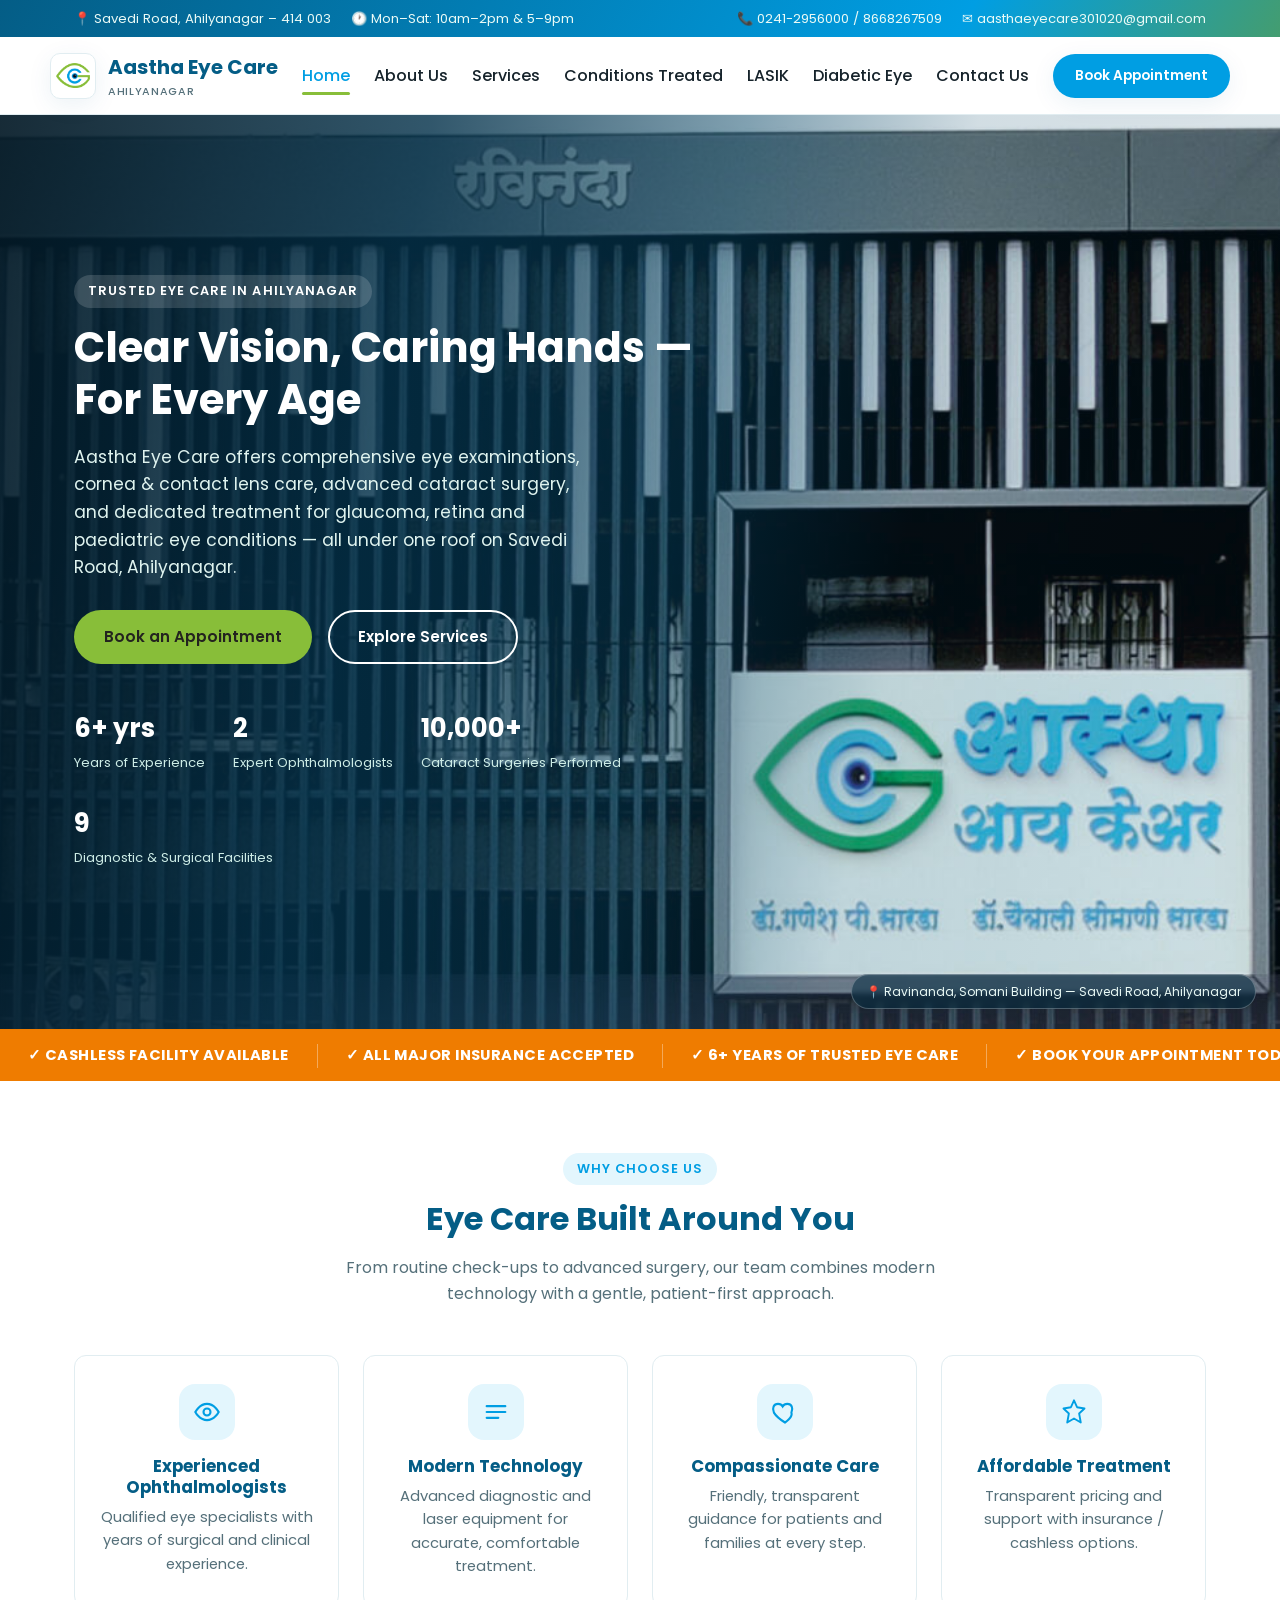
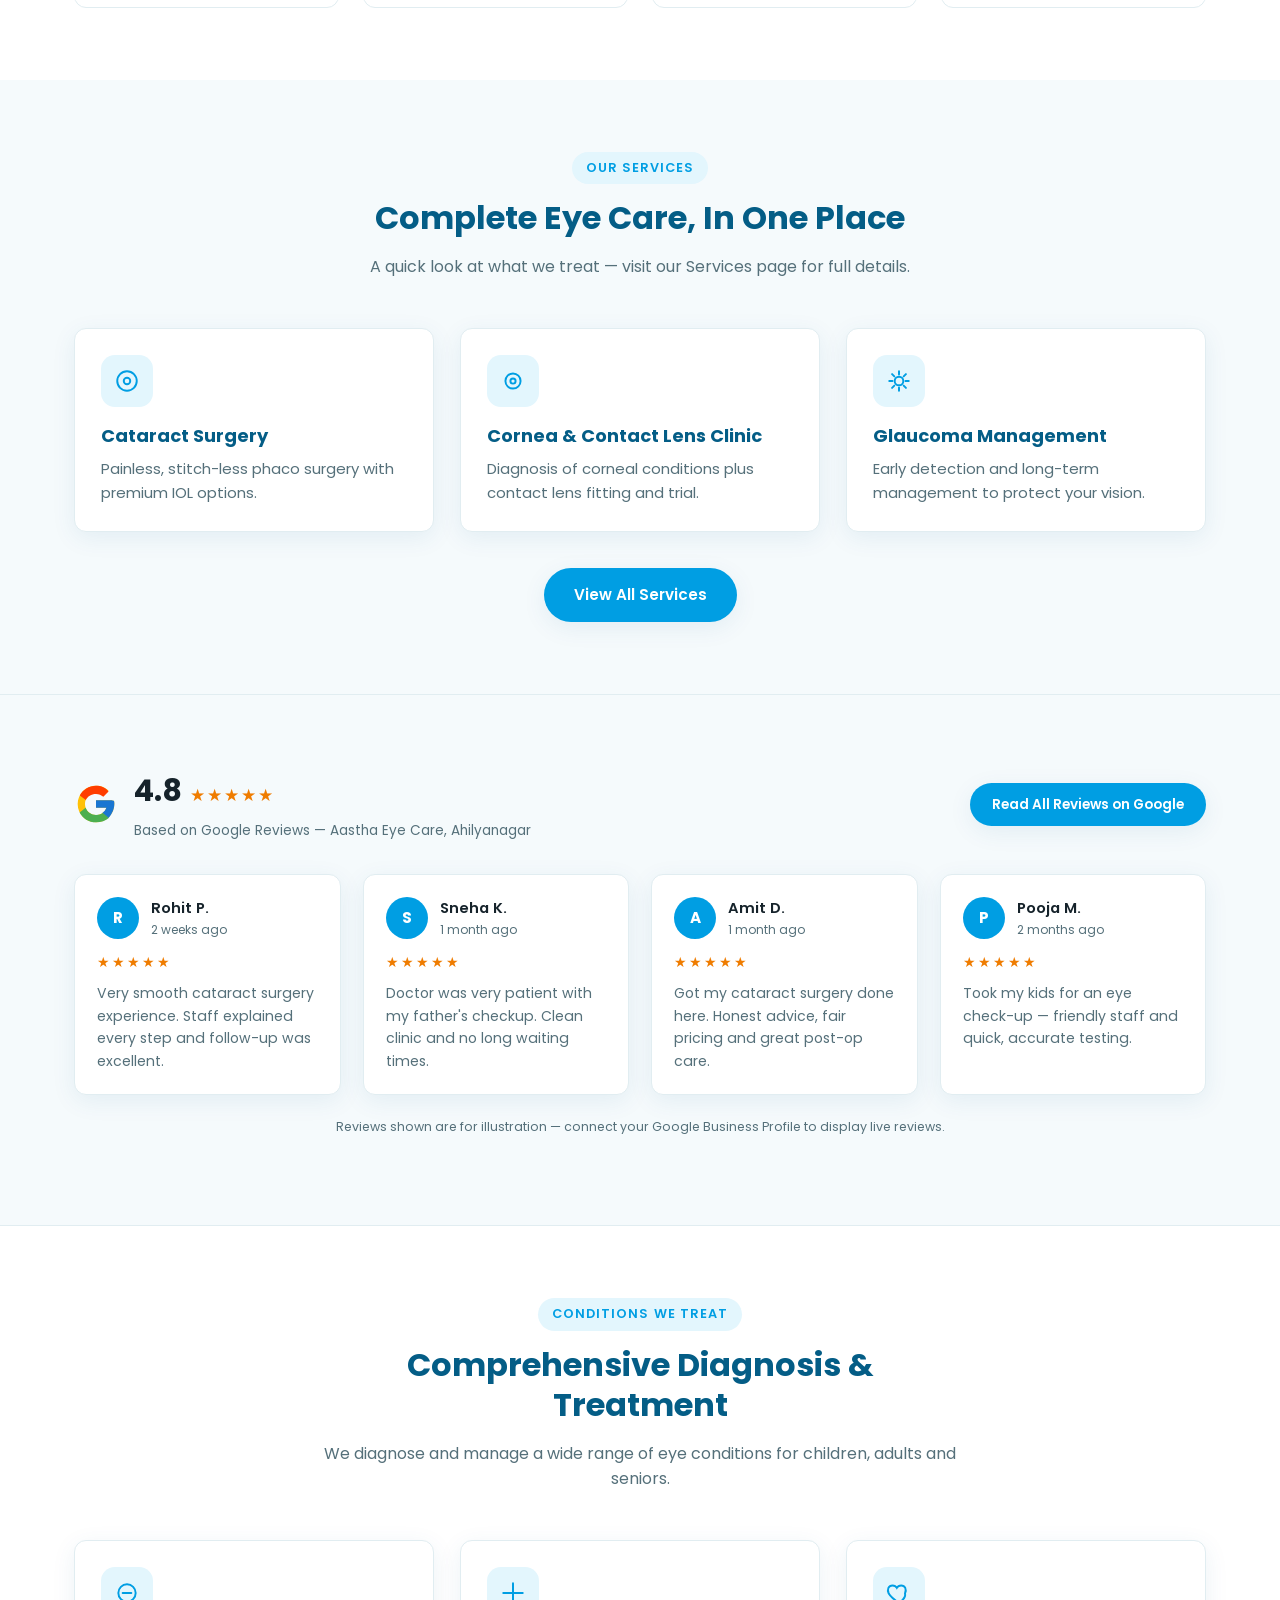
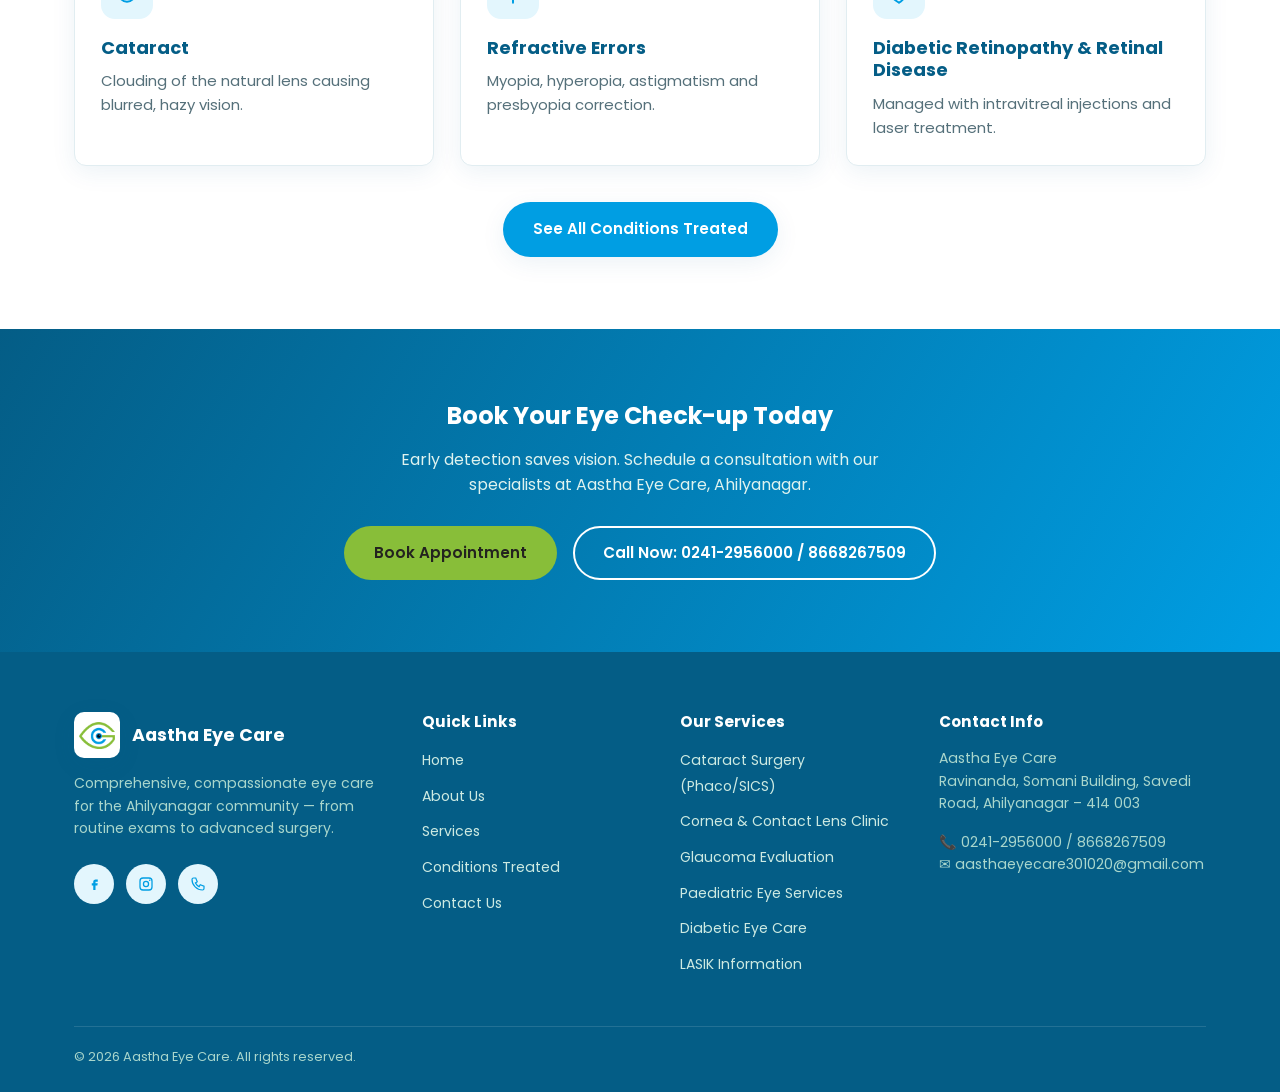
<file: aastha-eye-care/index.html>
<!DOCTYPE html>
<html lang="en">
<head>
<meta charset="UTF-8" />
<meta name="viewport" content="width=device-width, initial-scale=1.0" />
<title>Aastha Eye Care | Eye Hospital in Ahilyanagar</title>
<meta name="description" content="Aastha Eye Care, Savedi Road, Ahilyanagar — comprehensive eye examinations, cataract (Phaco/SICS) surgery, cornea, glaucoma, retina and paediatric eye care." />
<link rel="preconnect" href="https://fonts.googleapis.com" />
<link href="https://fonts.googleapis.com/css2?family=Poppins:wght@400;500;600;700&display=swap" rel="stylesheet" />
<link rel="stylesheet" href="css/style.css" />
</head>
<body>

<!-- ============ TOP BAR ============ -->
<div class="topbar">
  <div class="container">
    <div class="topbar-links">
      <span>📍 Savedi Road, Ahilyanagar – 414 003</span>
      <span>🕐 Mon–Sat: 10am–2pm &amp; 5–9pm</span>
    </div>
    <div class="topbar-links">
      <a href="tel:+918668267509">📞 0241-2956000 / 8668267509</a>
      <a href="mailto:aasthaeyecare301020@gmail.com">✉ aasthaeyecare301020@gmail.com</a>
    </div>
  </div>
</div>

<!-- ============ HEADER / NAV ============ -->
<header class="site-header">
  <div class="container nav" id="mainNav">
    <a href="index.html" class="brand">
      <span class="brand-mark">
        <img src="images/logo-icon.png" alt="Aastha Eye Care logo" />
      </span>
      <span class="brand-text">Aastha Eye Care<small>Ahilyanagar</small></span>
    </a>
    <ul class="nav-links">
      <li><a href="index.html" class="active">Home</a></li>
      <li><a href="about.html">About Us</a></li>
      <li><a href="services.html">Services</a></li>
      <li><a href="conditions.html">Conditions Treated</a></li>
      <li><a href="lasik.html">LASIK</a></li>
      <li><a href="diabetic-eye-care.html">Diabetic Eye</a></li>
      <li><a href="contact.html">Contact Us</a></li>
    </ul>
    <div class="nav-cta">
      <a href="tel:+918668267509" class="btn btn-primary btn-sm">Book Appointment</a>
      <button class="nav-toggle" aria-label="Toggle navigation" aria-expanded="false">
        <span></span><span></span><span></span>
      </button>
    </div>
  </div>
</header>

<!-- ============ HERO ============ -->
<section class="hero">
  <div class="container">
    <div class="hero-copy">
      <div class="eyebrow" style="background:rgba(255,255,255,0.15); color:#fff;">Trusted Eye Care in Ahilyanagar</div>
      <h1>Clear Vision, Caring Hands — For Every Age</h1>
      <p class="lead">Aastha Eye Care offers comprehensive eye examinations, cornea &amp; contact lens care, advanced cataract surgery, and dedicated treatment for glaucoma, retina and paediatric eye conditions — all under one roof on Savedi Road, Ahilyanagar.</p>
      <div class="hero-actions">
        <a href="contact.html" class="btn btn-accent">Book an Appointment</a>
        <a href="services.html" class="btn btn-outline">Explore Services</a>
      </div>
      <div class="hero-stats">
        <div><strong>6+ yrs</strong><span>Years of Experience</span></div>
        <div><strong>2</strong><span>Expert Ophthalmologists</span></div>
        <div><strong>10,000+</strong><span>Cataract Surgeries Performed</span></div>
        <div><strong>9</strong><span>Diagnostic &amp; Surgical Facilities</span></div>
      </div>
    </div>
    <span class="hero-credit">📍 Ravinanda, Somani Building — Savedi Road, Ahilyanagar</span>
  </div>
</section>

<!-- ============ MARQUEE STRIP ============ -->
<div class="marquee-strip" role="img" aria-label="All cashless and insurance facilities are available. 10+ years of experience.">
  <div class="marquee-track" aria-hidden="true">
    <div class="marquee-group">
      <span>✓ Cashless Facility Available</span>
      <span>✓ All Major Insurance Accepted</span>
      <span>✓ 6+ Years of Trusted Eye Care</span>
      <span>✓ Book Your Appointment Today</span>
    </div>
    <div class="marquee-group">
      <span>✓ Cashless Facility Available</span>
      <span>✓ All Major Insurance Accepted</span>
      <span>✓ 6+ Years of Trusted Eye Care</span>
      <span>✓ Book Your Appointment Today</span>
    </div>
  </div>
</div>

<!-- ============ HIGHLIGHTS ============ -->
<section>
  <div class="container">
    <div class="section-head">
      <div class="eyebrow">Why Choose Us</div>
      <h2>Eye Care Built Around You</h2>
      <p>From routine check-ups to advanced surgery, our team combines modern technology with a gentle, patient-first approach.</p>
    </div>
    <div class="features-grid">
      <div class="feature-card">
        <div class="feature-icon">
          <svg viewBox="0 0 24 24" fill="none" xmlns="http://www.w3.org/2000/svg"><path d="M2 12C2 12 5.5 5 12 5C18.5 5 22 12 22 12C22 12 18.5 19 12 19C5.5 19 2 12 2 12Z" stroke="currentColor" stroke-width="1.8"/><circle cx="12" cy="12" r="3" stroke="currentColor" stroke-width="1.8"/></svg>
        </div>
        <h3>Experienced Ophthalmologists</h3>
        <p>Qualified eye specialists with years of surgical and clinical experience.</p>
      </div>
      <div class="feature-card">
        <div class="feature-icon">
          <svg viewBox="0 0 24 24" fill="none" xmlns="http://www.w3.org/2000/svg"><path d="M4 7h16M4 12h16M4 17h10" stroke="currentColor" stroke-width="1.8" stroke-linecap="round"/></svg>
        </div>
        <h3>Modern Technology</h3>
        <p>Advanced diagnostic and laser equipment for accurate, comfortable treatment.</p>
      </div>
      <div class="feature-card">
        <div class="feature-icon">
          <svg viewBox="0 0 24 24" fill="none" xmlns="http://www.w3.org/2000/svg"><path d="M12 21s-7-4.35-9.5-8.5C.7 8.6 2.4 5 6 5c2 0 3.4 1.1 4 2.2C10.6 6.1 12 5 14 5c3.6 0 5.3 3.6 3.5 7.5C19 16.65 12 21 12 21z" stroke="currentColor" stroke-width="1.8"/></svg>
        </div>
        <h3>Compassionate Care</h3>
        <p>Friendly, transparent guidance for patients and families at every step.</p>
      </div>
      <div class="feature-card">
        <div class="feature-icon">
          <svg viewBox="0 0 24 24" fill="none" xmlns="http://www.w3.org/2000/svg"><path d="M12 2l2.6 5.9L21 9l-4.6 4.3L17.8 21 12 17.6 6.2 21l1.4-7.7L3 9l6.4-1.1L12 2z" stroke="currentColor" stroke-width="1.6" stroke-linejoin="round"/></svg>
        </div>
        <h3>Affordable Treatment</h3>
        <p>Transparent pricing and support with insurance / cashless options.</p>
      </div>
    </div>
  </div>
</section>

<!-- ============ SERVICES PREVIEW ============ -->
<section class="section-alt">
  <div class="container">
    <div class="section-head">
      <div class="eyebrow">Our Services</div>
      <h2>Complete Eye Care, In One Place</h2>
      <p>A quick look at what we treat — visit our Services page for full details.</p>
    </div>
    <div class="card-grid">
      <div class="info-card">
        <div class="icon-wrap">
          <svg viewBox="0 0 24 24" fill="none" xmlns="http://www.w3.org/2000/svg"><circle cx="12" cy="12" r="9" stroke="currentColor" stroke-width="1.8"/><circle cx="12" cy="12" r="3" stroke="currentColor" stroke-width="1.8"/></svg>
        </div>
        <div class="info-body">
          <h3>Cataract Surgery</h3>
          <p>Painless, stitch-less phaco surgery with premium IOL options.</p>
        </div>
      </div>
      <div class="info-card">
        <div class="icon-wrap">
          <svg viewBox="0 0 24 24" fill="none" xmlns="http://www.w3.org/2000/svg"><circle cx="12" cy="12" r="7" stroke="currentColor" stroke-width="1.8"/><circle cx="12" cy="12" r="2.4" stroke="currentColor" stroke-width="1.8"/></svg>
        </div>
        <div class="info-body">
          <h3>Cornea &amp; Contact Lens Clinic</h3>
          <p>Diagnosis of corneal conditions plus contact lens fitting and trial.</p>
        </div>
      </div>
      <div class="info-card">
        <div class="icon-wrap">
          <svg viewBox="0 0 24 24" fill="none" xmlns="http://www.w3.org/2000/svg"><path d="M12 3v3M12 18v3M3 12h3M18 12h3M5.6 5.6l2.1 2.1M16.3 16.3l2.1 2.1M5.6 18.4l2.1-2.1M16.3 7.7l2.1-2.1" stroke="currentColor" stroke-width="1.8" stroke-linecap="round"/><circle cx="12" cy="12" r="4" stroke="currentColor" stroke-width="1.8"/></svg>
        </div>
        <div class="info-body">
          <h3>Glaucoma Management</h3>
          <p>Early detection and long-term management to protect your vision.</p>
        </div>
      </div>
    </div>
    <div style="text-align:center; margin-top:36px;">
      <a href="services.html" class="btn btn-primary">View All Services</a>
    </div>
  </div>
</section>

<!-- ============ GOOGLE REVIEW STRIP ============ -->
<!--
  NOTE: Sample reviews below are placeholders for layout/demo purposes.
  Replace with real reviews via your Google Business Profile link, or embed
  a live widget (e.g. Google Place ID based review widget) once available,
  so genuine, up-to-date reviews are shown to visitors.
-->
<section class="review-strip">
  <div class="container">
    <div class="review-strip-head">
      <div class="review-summary">
        <svg class="google-g" viewBox="0 0 48 48"><path fill="#FFC107" d="M43.6 20.5H42V20H24v8h11.3C33.7 32.7 29.3 36 24 36c-6.6 0-12-5.4-12-12s5.4-12 12-12c3.1 0 5.9 1.2 8 3.1l5.7-5.7C34.6 6.1 29.6 4 24 4 12.9 4 4 12.9 4 24s8.9 20 20 20 20-8.9 20-20c0-1.3-.1-2.7-.4-3.5z"/><path fill="#FF3D00" d="M6.3 14.7l6.6 4.8C14.6 15.9 18.9 13 24 13c3.1 0 5.9 1.2 8 3.1l5.7-5.7C34.6 6.1 29.6 4 24 4c-7.7 0-14.4 4.4-17.7 10.7z"/><path fill="#4CAF50" d="M24 44c5.5 0 10.4-1.8 14.3-5l-6.6-5.4C29.6 35.4 26.9 36 24 36c-5.2 0-9.6-3.3-11.3-7.9l-6.6 5.1C9.5 39.6 16.2 44 24 44z"/><path fill="#1976D2" d="M43.6 20.5H42V20H24v8h11.3c-.8 2.3-2.3 4.3-4.2 5.6l6.6 5.4C39.9 37 44 31 44 24c0-1.3-.1-2.7-.4-3.5z"/></svg>
        <div class="review-score">
          <span><strong>4.8</strong><span class="stars">★★★★★</span></span>
          <p>Based on Google Reviews — Aastha Eye Care, Ahilyanagar</p>
        </div>
      </div>
      <a href="https://www.google.com/search?q=Aastha+Eye+Care+Ahilyanagar+reviews" target="_blank" rel="noopener" class="btn btn-primary btn-sm">Read All Reviews on Google</a>
    </div>

    <div class="review-track">
      <div class="review-card">
        <div class="review-card-top">
          <div class="review-avatar">R</div>
          <div>
            <div class="review-name">Rohit P.</div>
            <div class="review-date">2 weeks ago</div>
          </div>
        </div>
        <span class="stars">★★★★★</span>
        <p>Very smooth cataract surgery experience. Staff explained every step and follow-up was excellent.</p>
      </div>
      <div class="review-card">
        <div class="review-card-top">
          <div class="review-avatar">S</div>
          <div>
            <div class="review-name">Sneha K.</div>
            <div class="review-date">1 month ago</div>
          </div>
        </div>
        <span class="stars">★★★★★</span>
        <p>Doctor was very patient with my father's checkup. Clean clinic and no long waiting times.</p>
      </div>
      <div class="review-card">
        <div class="review-card-top">
          <div class="review-avatar">A</div>
          <div>
            <div class="review-name">Amit D.</div>
            <div class="review-date">1 month ago</div>
          </div>
        </div>
        <span class="stars">★★★★★</span>
        <p>Got my cataract surgery done here. Honest advice, fair pricing and great post-op care.</p>
      </div>
      <div class="review-card">
        <div class="review-card-top">
          <div class="review-avatar">P</div>
          <div>
            <div class="review-name">Pooja M.</div>
            <div class="review-date">2 months ago</div>
          </div>
        </div>
        <span class="stars">★★★★★</span>
        <p>Took my kids for an eye check-up — friendly staff and quick, accurate testing.</p>
      </div>
    </div>
    <p class="review-note">Reviews shown are for illustration — connect your Google Business Profile to display live reviews.</p>
  </div>
</section>

<!-- ============ CONDITIONS PREVIEW ============ -->
<section>
  <div class="container">
    <div class="section-head">
      <div class="eyebrow">Conditions We Treat</div>
      <h2>Comprehensive Diagnosis &amp; Treatment</h2>
      <p>We diagnose and manage a wide range of eye conditions for children, adults and seniors.</p>
    </div>
    <div class="card-grid">
      <div class="info-card">
        <div class="icon-wrap">
          <svg viewBox="0 0 24 24" fill="none" xmlns="http://www.w3.org/2000/svg"><circle cx="12" cy="12" r="8" stroke="currentColor" stroke-width="1.8"/><path d="M8 12h8" stroke="currentColor" stroke-width="1.8" stroke-linecap="round"/></svg>
        </div>
        <div class="info-body">
          <h3>Cataract</h3>
          <p>Clouding of the natural lens causing blurred, hazy vision.</p>
        </div>
      </div>
      <div class="info-card">
        <div class="icon-wrap">
          <svg viewBox="0 0 24 24" fill="none" xmlns="http://www.w3.org/2000/svg"><path d="M12 3v18M3 12h18" stroke="currentColor" stroke-width="1.8" stroke-linecap="round"/></svg>
        </div>
        <div class="info-body">
          <h3>Refractive Errors</h3>
          <p>Myopia, hyperopia, astigmatism and presbyopia correction.</p>
        </div>
      </div>
      <div class="info-card">
        <div class="icon-wrap">
          <svg viewBox="0 0 24 24" fill="none" xmlns="http://www.w3.org/2000/svg"><path d="M12 21s-7-4.35-9.5-8.5C.7 8.6 2.4 5 6 5c2 0 3.4 1.1 4 2.2C10.6 6.1 12 5 14 5c3.6 0 5.3 3.6 3.5 7.5C19 16.65 12 21 12 21z" stroke="currentColor" stroke-width="1.8"/></svg>
        </div>
        <div class="info-body">
          <h3>Diabetic Retinopathy &amp; Retinal Disease</h3>
          <p>Managed with intravitreal injections and laser treatment.</p>
        </div>
      </div>
    </div>
    <div style="text-align:center; margin-top:36px;">
      <a href="conditions.html" class="btn btn-primary">See All Conditions Treated</a>
    </div>
  </div>
</section>

<!-- ============ CTA BAND ============ -->
<section class="cta-band">
  <div class="container">
    <h2>Book Your Eye Check-up Today</h2>
    <p>Early detection saves vision. Schedule a consultation with our specialists at Aastha Eye Care, Ahilyanagar.</p>
    <div class="cta-actions">
      <a href="contact.html" class="btn btn-accent">Book Appointment</a>
      <a href="tel:+918668267509" class="btn btn-outline">Call Now: 0241-2956000 / 8668267509</a>
    </div>
  </div>
</section>

<!-- ============ FOOTER ============ -->
<footer class="site-footer">
  <div class="container">
    <div class="footer-grid">
      <div>
        <div class="footer-brand">
          <span class="brand-mark">
            <img src="images/logo-icon.png" alt="Aastha Eye Care logo" />
          </span>
          Aastha Eye Care
        </div>
        <p>Comprehensive, compassionate eye care for the Ahilyanagar community — from routine exams to advanced surgery.</p>
        <div class="social-row">
          <a href="#" aria-label="Facebook"><svg viewBox="0 0 24 24" fill="none" xmlns="http://www.w3.org/2000/svg"><path d="M14 9h3V6h-3c-1.7 0-3 1.3-3 3v2H9v3h2v6h3v-6h2.5l.5-3H14V9z" fill="currentColor"/></svg></a>
          <a href="#" aria-label="Instagram"><svg viewBox="0 0 24 24" fill="none" xmlns="http://www.w3.org/2000/svg"><rect x="4" y="4" width="16" height="16" rx="4" stroke="currentColor" stroke-width="1.7"/><circle cx="12" cy="12" r="3.4" stroke="currentColor" stroke-width="1.7"/><circle cx="17" cy="7" r="1" fill="currentColor"/></svg></a>
          <a href="tel:+918668267509" aria-label="Call"><svg viewBox="0 0 24 24" fill="none" xmlns="http://www.w3.org/2000/svg"><path d="M6 4h3l2 5-2.5 1.5a12 12 0 0 0 5 5L15 13l5 2v3a2 2 0 0 1-2 2C10.5 20 4 13.5 4 6a2 2 0 0 1 2-2z" stroke="currentColor" stroke-width="1.6"/></svg></a>
        </div>
      </div>
      <div>
        <h4>Quick Links</h4>
        <ul>
          <li><a href="index.html">Home</a></li>
          <li><a href="about.html">About Us</a></li>
          <li><a href="services.html">Services</a></li>
          <li><a href="conditions.html">Conditions Treated</a></li>
          <li><a href="contact.html">Contact Us</a></li>
        </ul>
      </div>
      <div>
        <h4>Our Services</h4>
        <ul>
          <li><a href="services.html">Cataract Surgery (Phaco/SICS)</a></li>
          <li><a href="services.html">Cornea &amp; Contact Lens Clinic</a></li>
          <li><a href="services.html">Glaucoma Evaluation</a></li>
          <li><a href="services.html">Paediatric Eye Services</a></li>
          <li><a href="diabetic-eye-care.html">Diabetic Eye Care</a></li>
          <li><a href="lasik.html">LASIK Information</a></li>
        </ul>
      </div>
      <div>
        <h4>Contact Info</h4>
        <p>Aastha Eye Care<br />Ravinanda, Somani Building, Savedi Road, Ahilyanagar – 414 003</p>
        <p>📞 0241-2956000 / 8668267509<br />✉ aasthaeyecare301020@gmail.com</p>
      </div>
    </div>
    <div class="footer-bottom">
      <span>© <span id="year">2026</span> Aastha Eye Care. All rights reserved.</span>
    </div>
  </div>
</footer>

<script src="js/script.js"></script>
</body>
</html>
</file>
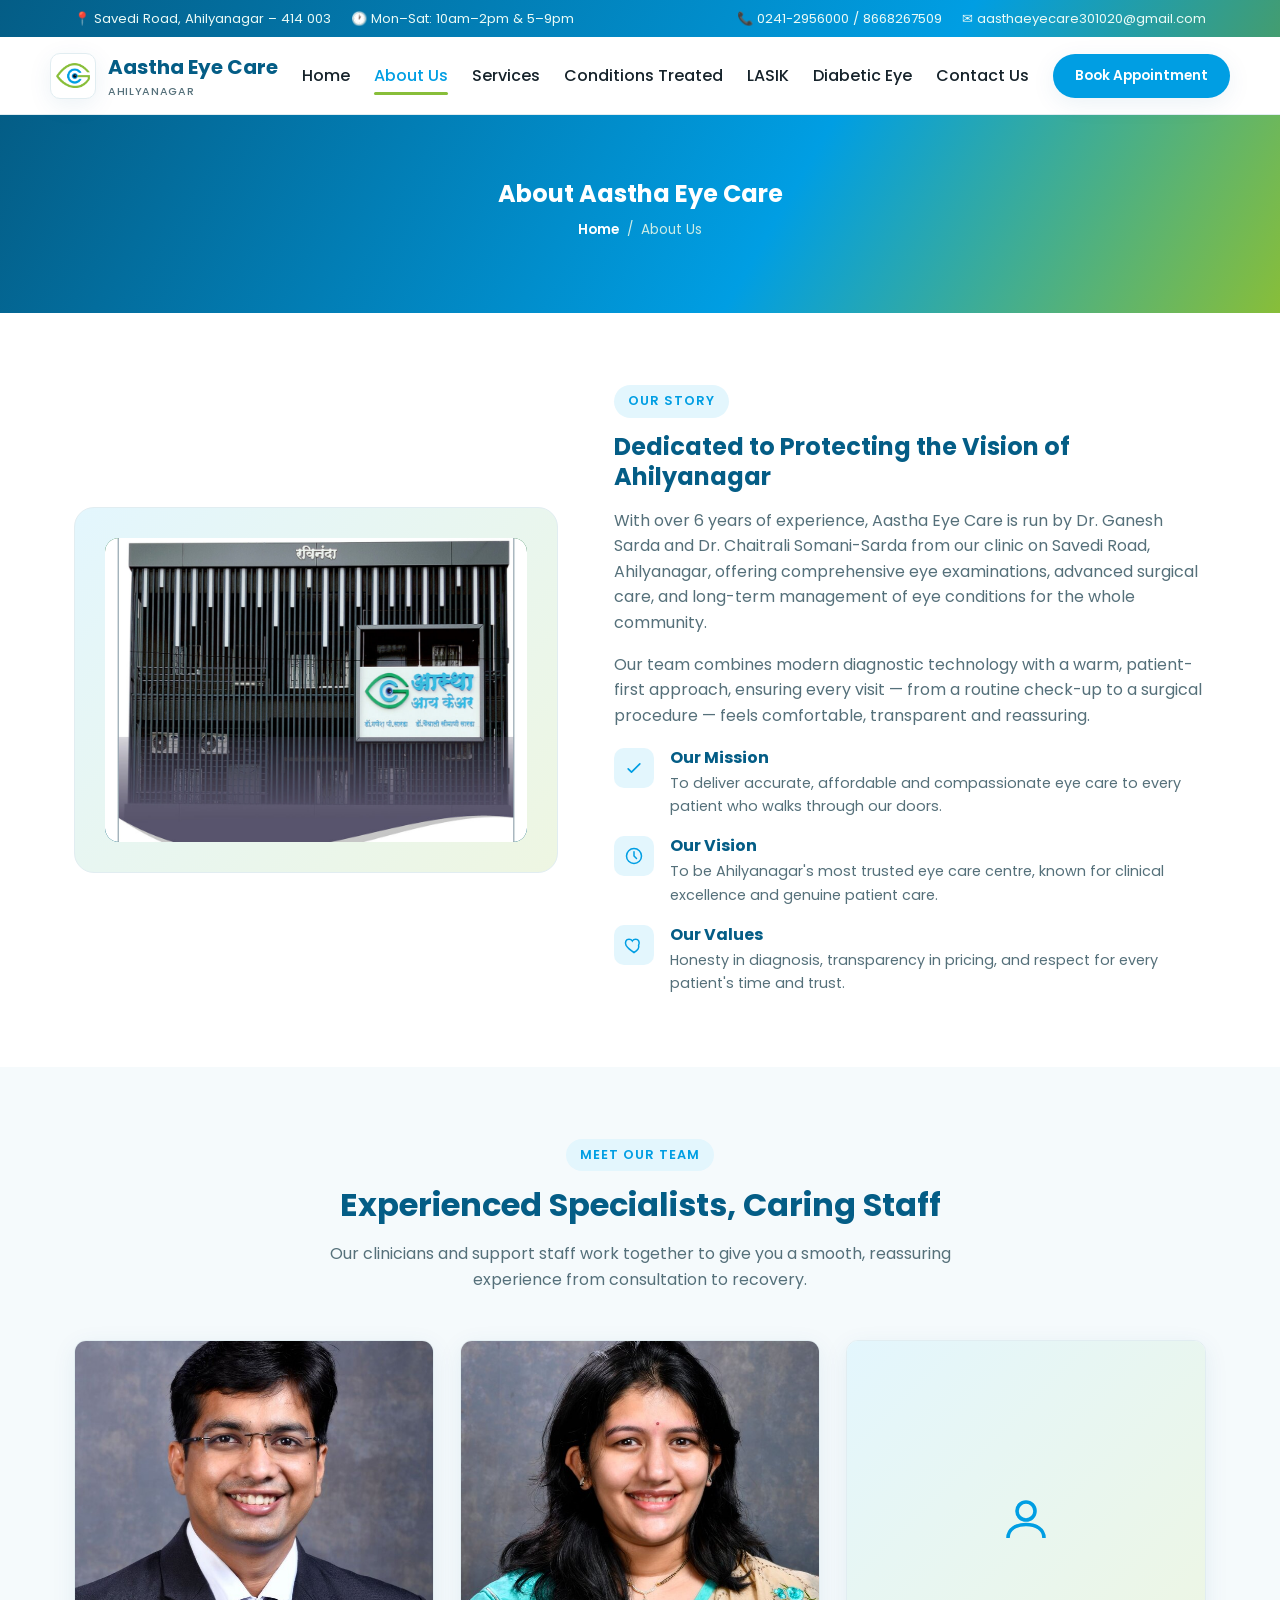
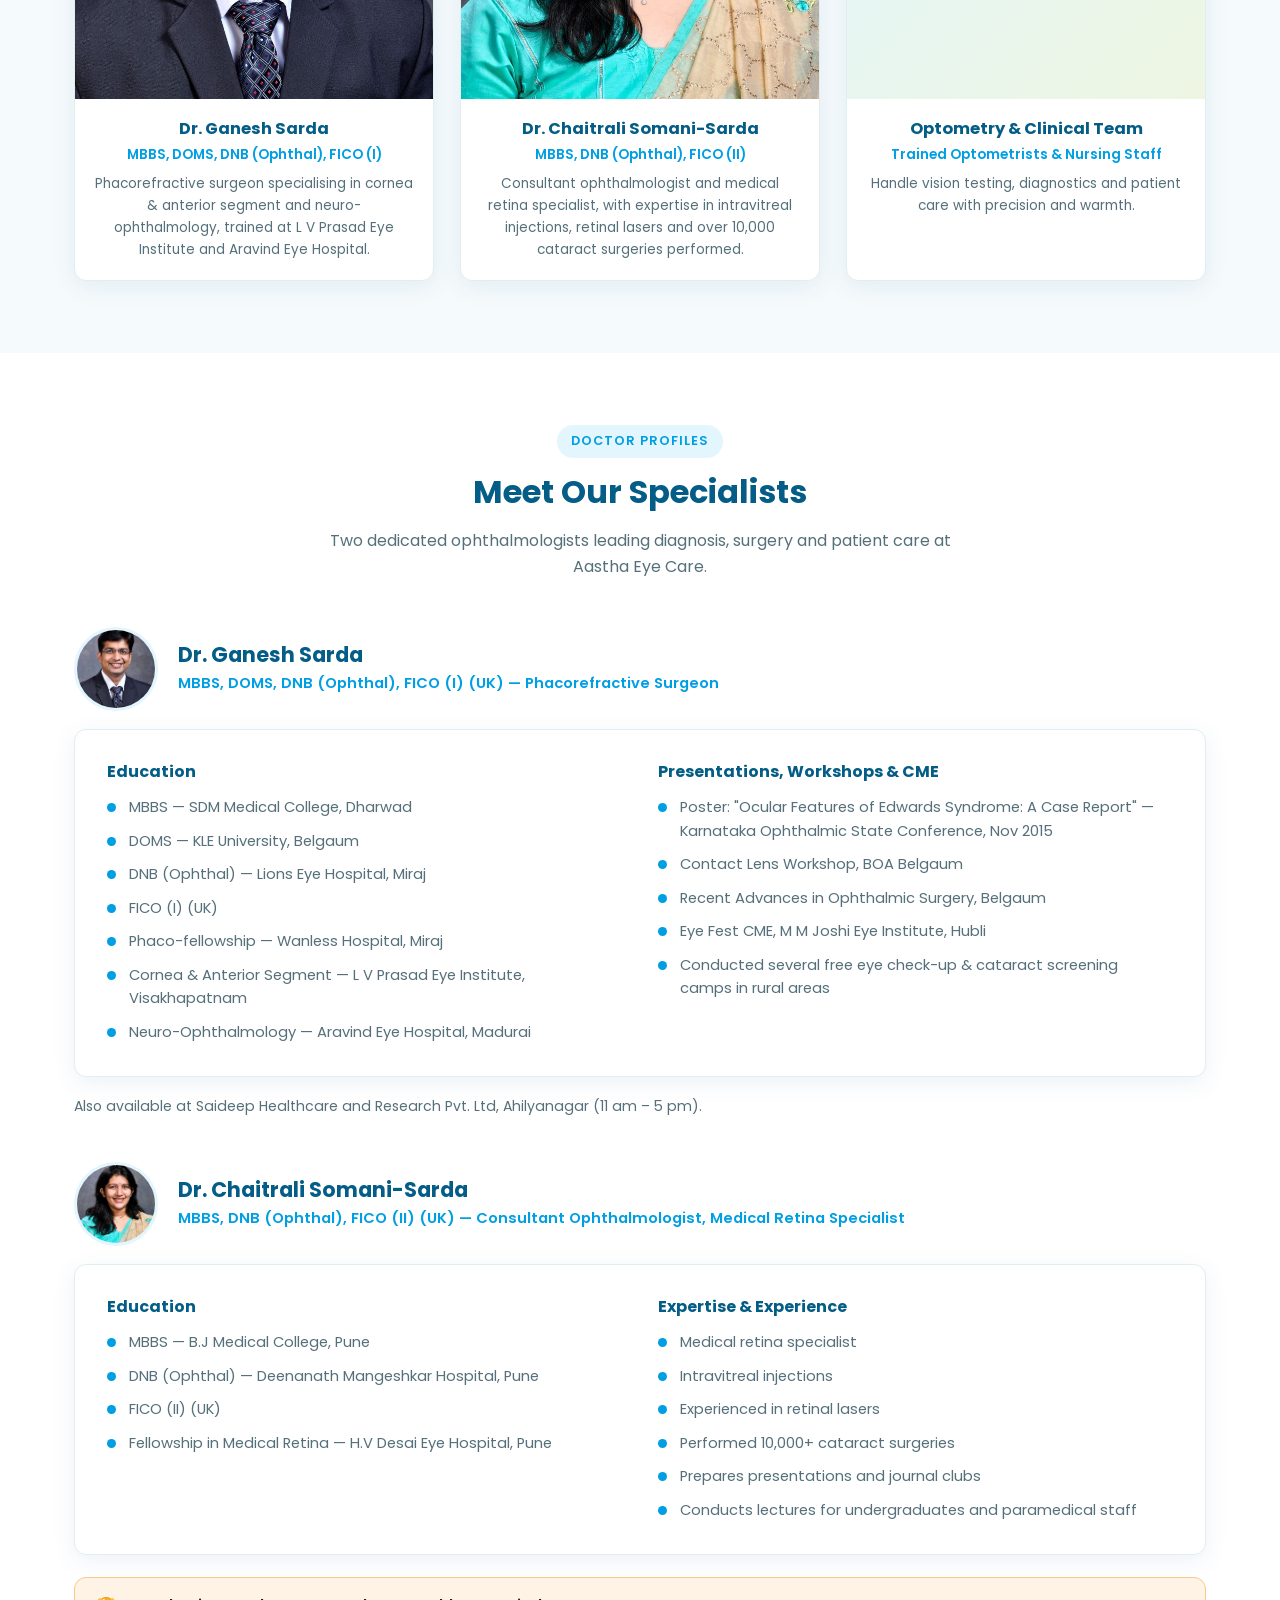
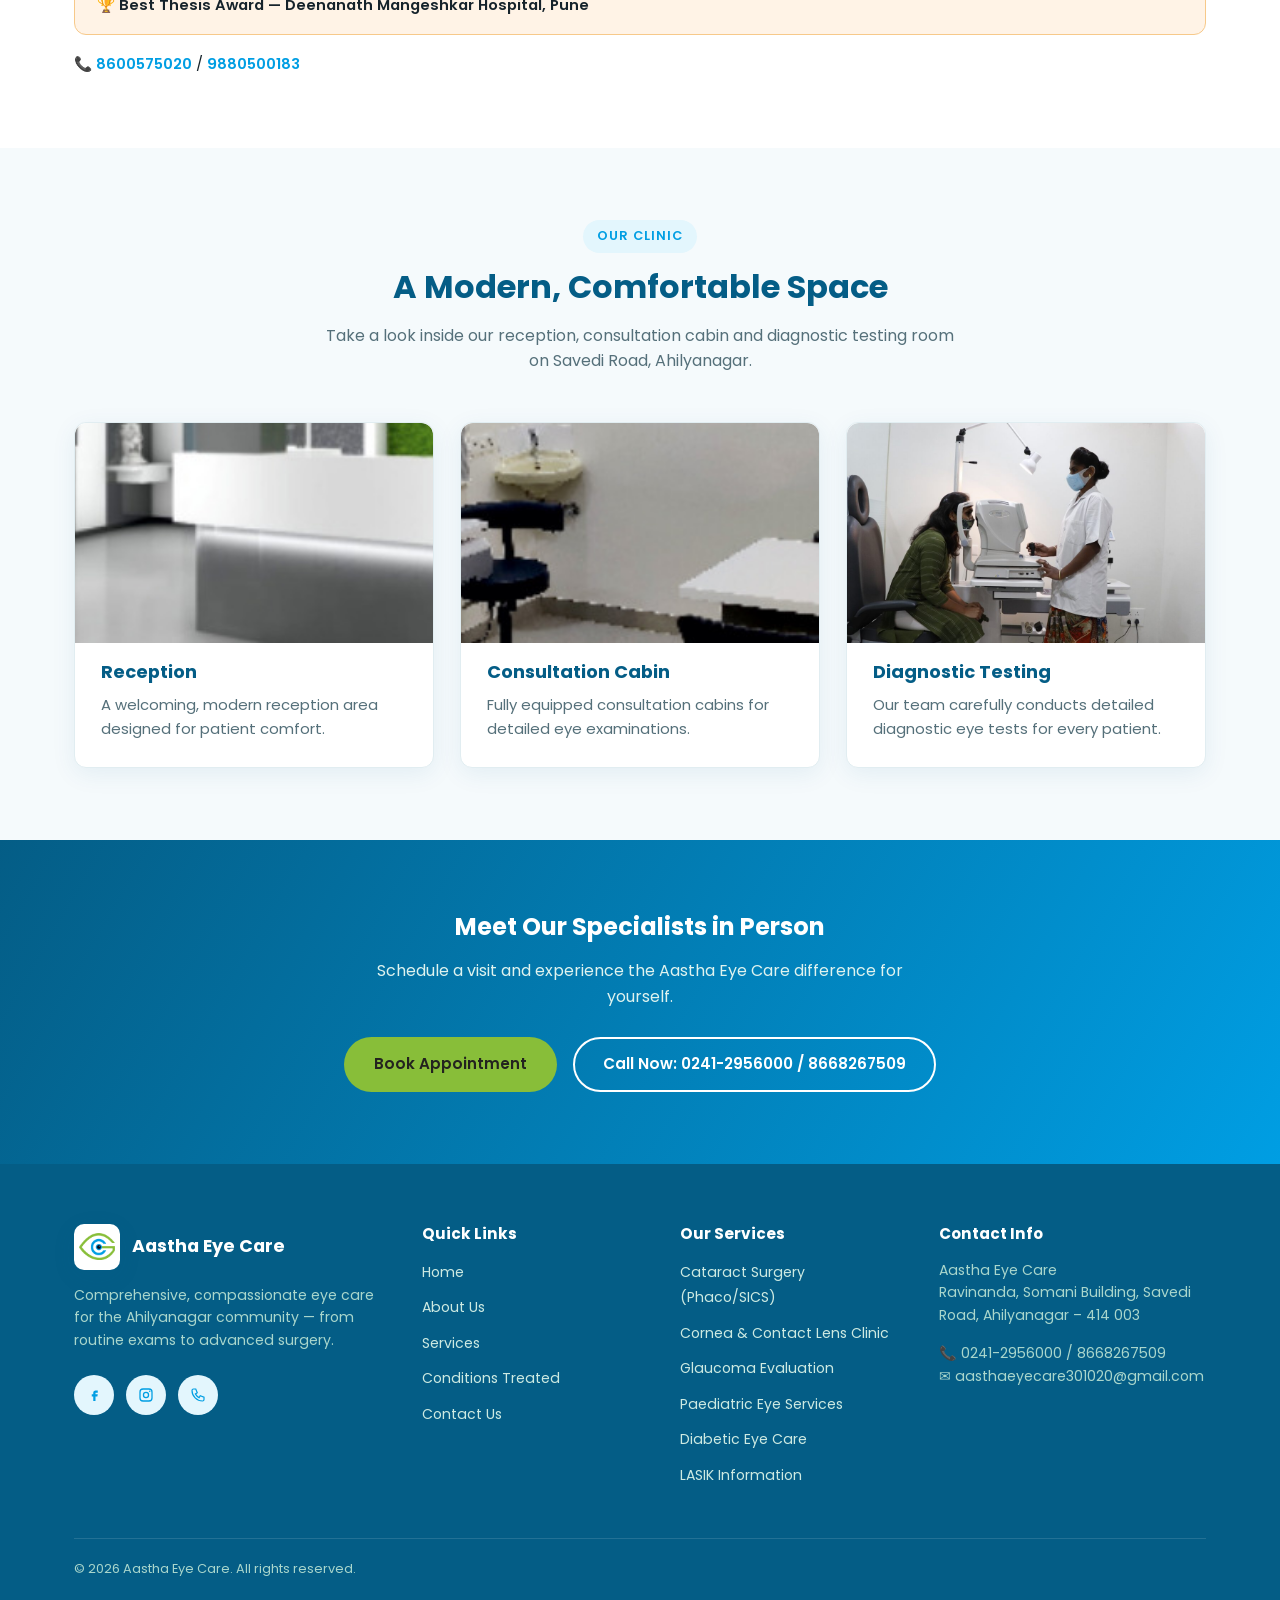
<file: aastha-eye-care/about.html>
<!DOCTYPE html>
<html lang="en">
<head>
<meta charset="UTF-8" />
<meta name="viewport" content="width=device-width, initial-scale=1.0" />
<title>About Us | Aastha Eye Care, Ahilyanagar</title>
<meta name="description" content="Meet Dr. Ganesh Sarda and Dr. Chaitrali Somani-Sarda, and learn about Aastha Eye Care's mission and values, serving Ahilyanagar." />
<link rel="preconnect" href="https://fonts.googleapis.com" />
<link href="https://fonts.googleapis.com/css2?family=Poppins:wght@400;500;600;700&display=swap" rel="stylesheet" />
<link rel="stylesheet" href="css/style.css" />
</head>
<body>

<div class="topbar">
  <div class="container">
    <div class="topbar-links">
      <span>📍 Savedi Road, Ahilyanagar – 414 003</span>
      <span>🕐 Mon–Sat: 10am–2pm &amp; 5–9pm</span>
    </div>
    <div class="topbar-links">
      <a href="tel:+918668267509">📞 0241-2956000 / 8668267509</a>
      <a href="mailto:aasthaeyecare301020@gmail.com">✉ aasthaeyecare301020@gmail.com</a>
    </div>
  </div>
</div>

<header class="site-header">
  <div class="container nav" id="mainNav">
    <a href="index.html" class="brand">
      <span class="brand-mark">
        <img src="images/logo-icon.png" alt="Aastha Eye Care logo" />
      </span>
      <span class="brand-text">Aastha Eye Care<small>Ahilyanagar</small></span>
    </a>
    <ul class="nav-links">
      <li><a href="index.html">Home</a></li>
      <li><a href="about.html" class="active">About Us</a></li>
      <li><a href="services.html">Services</a></li>
      <li><a href="conditions.html">Conditions Treated</a></li>
      <li><a href="lasik.html">LASIK</a></li>
      <li><a href="diabetic-eye-care.html">Diabetic Eye</a></li>
      <li><a href="contact.html">Contact Us</a></li>
    </ul>
    <div class="nav-cta">
      <a href="tel:+918668267509" class="btn btn-primary btn-sm">Book Appointment</a>
      <button class="nav-toggle" aria-label="Toggle navigation" aria-expanded="false">
        <span></span><span></span><span></span>
      </button>
    </div>
  </div>
</header>

<section class="page-header">
  <div class="container">
    <h1>About Aastha Eye Care</h1>
    <p class="breadcrumb"><a href="index.html">Home</a> &nbsp;/&nbsp; About Us</p>
  </div>
</section>

<section>
  <div class="container about-grid">
    <div class="about-photo">
      <div class="about-photo-inner">
        <img src="images/clinic-exterior.jpg" alt="Aastha Eye Care clinic, Savedi Road, Ahilyanagar" style="width:100%; height:100%; object-fit:cover; border-radius:14px;" />
      </div>
    </div>
    <div>
      <div class="eyebrow">Our Story</div>
      <h2>Dedicated to Protecting the Vision of Ahilyanagar</h2>
      <p>With over 6 years of experience, Aastha Eye Care is run by Dr. Ganesh Sarda and Dr. Chaitrali Somani-Sarda from our clinic on Savedi Road, Ahilyanagar, offering comprehensive eye examinations, advanced surgical care, and long-term management of eye conditions for the whole community.</p>
      <p>Our team combines modern diagnostic technology with a warm, patient-first approach, ensuring every visit — from a routine check-up to a surgical procedure — feels comfortable, transparent and reassuring.</p>
      <div class="value-list">
        <div class="value-item">
          <div class="value-icon">
            <svg viewBox="0 0 24 24" fill="none" xmlns="http://www.w3.org/2000/svg"><path d="M5 13l4 4L19 7" stroke="currentColor" stroke-width="2" stroke-linecap="round" stroke-linejoin="round"/></svg>
          </div>
          <div>
            <h4>Our Mission</h4>
            <p>To deliver accurate, affordable and compassionate eye care to every patient who walks through our doors.</p>
          </div>
        </div>
        <div class="value-item">
          <div class="value-icon">
            <svg viewBox="0 0 24 24" fill="none" xmlns="http://www.w3.org/2000/svg"><circle cx="12" cy="12" r="9" stroke="currentColor" stroke-width="1.8"/><path d="M12 7v5l3 3" stroke="currentColor" stroke-width="1.8" stroke-linecap="round"/></svg>
          </div>
          <div>
            <h4>Our Vision</h4>
            <p>To be Ahilyanagar's most trusted eye care centre, known for clinical excellence and genuine patient care.</p>
          </div>
        </div>
        <div class="value-item">
          <div class="value-icon">
            <svg viewBox="0 0 24 24" fill="none" xmlns="http://www.w3.org/2000/svg"><path d="M12 21s-7-4.35-9.5-8.5C.7 8.6 2.4 5 6 5c2 0 3.4 1.1 4 2.2C10.6 6.1 12 5 14 5c3.6 0 5.3 3.6 3.5 7.5C19 16.65 12 21 12 21z" stroke="currentColor" stroke-width="1.8"/></svg>
          </div>
          <div>
            <h4>Our Values</h4>
            <p>Honesty in diagnosis, transparency in pricing, and respect for every patient's time and trust.</p>
          </div>
        </div>
      </div>
    </div>
  </div>
</section>

<section class="section-alt">
  <div class="container">
    <div class="section-head">
      <div class="eyebrow">Meet Our Team</div>
      <h2>Experienced Specialists, Caring Staff</h2>
      <p>Our clinicians and support staff work together to give you a smooth, reassuring experience from consultation to recovery.</p>
    </div>
    <div class="team-grid">
      <div class="team-card">
        <div class="team-photo">
          <img src="images/dr-ganesh.jpg" alt="Dr. Ganesh Sarda" style="width:100%; height:100%; object-fit:cover;" />
        </div>
        <div class="team-card-body">
          <h4>Dr. Ganesh Sarda</h4>
          <span class="team-role">MBBS, DOMS, DNB (Ophthal), FICO (I)</span>
          <p>Phacorefractive surgeon specialising in cornea &amp; anterior segment and neuro-ophthalmology, trained at L V Prasad Eye Institute and Aravind Eye Hospital.</p>
        </div>
      </div>
      <div class="team-card">
        <div class="team-photo">
          <img src="images/dr-chaitrali.jpg" alt="Dr. Chaitrali Somani-Sarda" style="width:100%; height:100%; object-fit:cover;" />
        </div>
        <div class="team-card-body">
          <h4>Dr. Chaitrali Somani-Sarda</h4>
          <span class="team-role">MBBS, DNB (Ophthal), FICO (II)</span>
          <p>Consultant ophthalmologist and medical retina specialist, with expertise in intravitreal injections, retinal lasers and over 10,000 cataract surgeries performed.</p>
        </div>
      </div>
      <div class="team-card">
        <div class="team-photo">
          <svg viewBox="0 0 24 24" fill="none" xmlns="http://www.w3.org/2000/svg"><circle cx="12" cy="8" r="4" stroke="currentColor" stroke-width="1.6"/><path d="M4 20c0-4 3.6-6 8-6s8 2 8 6" stroke="currentColor" stroke-width="1.6"/></svg>
        </div>
        <div class="team-card-body">
          <h4>Optometry &amp; Clinical Team</h4>
          <span class="team-role">Trained Optometrists &amp; Nursing Staff</span>
          <p>Handle vision testing, diagnostics and patient care with precision and warmth.</p>
        </div>
      </div>
    </div>
  </div>
</section>

<section>
  <div class="container">
    <div class="section-head">
      <div class="eyebrow">Doctor Profiles</div>
      <h2>Meet Our Specialists</h2>
      <p>Two dedicated ophthalmologists leading diagnosis, surgery and patient care at Aastha Eye Care.</p>
    </div>

    <div class="doctor-block">
      <div class="doctor-block-head doctor-block-head-photo">
        <img src="images/dr-ganesh.jpg" alt="Dr. Ganesh Sarda" class="doctor-portrait" />
        <div>
          <h3>Dr. Ganesh Sarda</h3>
          <p>MBBS, DOMS, DNB (Ophthal), FICO (I) (UK) — Phacorefractive Surgeon</p>
        </div>
      </div>
      <div class="doctor-profile">
        <div class="doctor-profile-col">
          <h4>Education</h4>
          <ul class="bullet-list">
            <li>MBBS — SDM Medical College, Dharwad</li>
            <li>DOMS — KLE University, Belgaum</li>
            <li>DNB (Ophthal) — Lions Eye Hospital, Miraj</li>
            <li>FICO (I) (UK)</li>
            <li>Phaco-fellowship — Wanless Hospital, Miraj</li>
            <li>Cornea &amp; Anterior Segment — L V Prasad Eye Institute, Visakhapatnam</li>
            <li>Neuro-Ophthalmology — Aravind Eye Hospital, Madurai</li>
          </ul>
        </div>
        <div class="doctor-profile-col">
          <h4>Presentations, Workshops &amp; CME</h4>
          <ul class="bullet-list">
            <li>Poster: "Ocular Features of Edwards Syndrome: A Case Report" — Karnataka Ophthalmic State Conference, Nov 2015</li>
            <li>Contact Lens Workshop, BOA Belgaum</li>
            <li>Recent Advances in Ophthalmic Surgery, Belgaum</li>
            <li>Eye Fest CME, M M Joshi Eye Institute, Hubli</li>
            <li>Conducted several free eye check-up &amp; cataract screening camps in rural areas</li>
          </ul>
        </div>
      </div>
      <p style="margin-top:18px; font-size:0.88rem;">Also available at Saideep Healthcare and Research Pvt. Ltd, Ahilyanagar (11 am – 5 pm).</p>
    </div>

    <div class="doctor-block">
      <div class="doctor-block-head doctor-block-head-photo">
        <img src="images/dr-chaitrali.jpg" alt="Dr. Chaitrali Somani-Sarda" class="doctor-portrait" />
        <div>
          <h3>Dr. Chaitrali Somani-Sarda</h3>
          <p>MBBS, DNB (Ophthal), FICO (II) (UK) — Consultant Ophthalmologist, Medical Retina Specialist</p>
        </div>
      </div>
      <div class="doctor-profile">
        <div class="doctor-profile-col">
          <h4>Education</h4>
          <ul class="bullet-list">
            <li>MBBS — B.J Medical College, Pune</li>
            <li>DNB (Ophthal) — Deenanath Mangeshkar Hospital, Pune</li>
            <li>FICO (II) (UK)</li>
            <li>Fellowship in Medical Retina — H.V Desai Eye Hospital, Pune</li>
          </ul>
        </div>
        <div class="doctor-profile-col">
          <h4>Expertise &amp; Experience</h4>
          <ul class="bullet-list">
            <li>Medical retina specialist</li>
            <li>Intravitreal injections</li>
            <li>Experienced in retinal lasers</li>
            <li>Performed 10,000+ cataract surgeries</li>
            <li>Prepares presentations and journal clubs</li>
            <li>Conducts lectures for undergraduates and paramedical staff</li>
          </ul>
        </div>
      </div>
      <div class="doctor-highlight">🏆 Best Thesis Award — Deenanath Mangeshkar Hospital, Pune</div>
      <div class="doctor-contact">
        <span>📞 <a href="tel:+918600575020">8600575020</a> / <a href="tel:+919880500183">9880500183</a></span>
      </div>
    </div>
  </div>
</section>

<section class="section-alt">
  <div class="container">
    <div class="section-head">
      <div class="eyebrow">Our Clinic</div>
      <h2>A Modern, Comfortable Space</h2>
      <p>Take a look inside our reception, consultation cabin and diagnostic testing room on Savedi Road, Ahilyanagar.</p>
    </div>
    <div class="card-grid">
      <div class="info-card">
        <img src="images/reception.jpg" alt="Aastha Eye Care reception" style="width:100%; height:220px; object-fit:cover; border-radius:12px 12px 0 0;" />
        <div class="info-body">
          <h3>Reception</h3>
          <p>A welcoming, modern reception area designed for patient comfort.</p>
        </div>
      </div>
      <div class="info-card">
        <img src="images/cabin.jpg" alt="Aastha Eye Care consultation cabin" style="width:100%; height:220px; object-fit:cover; border-radius:12px 12px 0 0;" />
        <div class="info-body">
          <h3>Consultation Cabin</h3>
          <p>Fully equipped consultation cabins for detailed eye examinations.</p>
        </div>
      </div>
      <div class="info-card">
        <img src="images/diagnostic-testing.jpg" alt="Diagnostic eye test in progress at Aastha Eye Care" style="width:100%; height:220px; object-fit:cover; border-radius:12px 12px 0 0;" />
        <div class="info-body">
          <h3>Diagnostic Testing</h3>
          <p>Our team carefully conducts detailed diagnostic eye tests for every patient.</p>
        </div>
      </div>
    </div>
  </div>
</section>

<section class="cta-band">
  <div class="container">
    <h2>Meet Our Specialists in Person</h2>
    <p>Schedule a visit and experience the Aastha Eye Care difference for yourself.</p>
    <div class="cta-actions">
      <a href="contact.html" class="btn btn-accent">Book Appointment</a>
      <a href="tel:+918668267509" class="btn btn-outline">Call Now: 0241-2956000 / 8668267509</a>
    </div>
  </div>
</section>

<footer class="site-footer">
  <div class="container">
    <div class="footer-grid">
      <div>
        <div class="footer-brand">
          <span class="brand-mark">
            <img src="images/logo-icon.png" alt="Aastha Eye Care logo" />
          </span>
          Aastha Eye Care
        </div>
        <p>Comprehensive, compassionate eye care for the Ahilyanagar community — from routine exams to advanced surgery.</p>
        <div class="social-row">
          <a href="#" aria-label="Facebook"><svg viewBox="0 0 24 24" fill="none" xmlns="http://www.w3.org/2000/svg"><path d="M14 9h3V6h-3c-1.7 0-3 1.3-3 3v2H9v3h2v6h3v-6h2.5l.5-3H14V9z" fill="currentColor"/></svg></a>
          <a href="#" aria-label="Instagram"><svg viewBox="0 0 24 24" fill="none" xmlns="http://www.w3.org/2000/svg"><rect x="4" y="4" width="16" height="16" rx="4" stroke="currentColor" stroke-width="1.7"/><circle cx="12" cy="12" r="3.4" stroke="currentColor" stroke-width="1.7"/><circle cx="17" cy="7" r="1" fill="currentColor"/></svg></a>
          <a href="tel:+918668267509" aria-label="Call"><svg viewBox="0 0 24 24" fill="none" xmlns="http://www.w3.org/2000/svg"><path d="M6 4h3l2 5-2.5 1.5a12 12 0 0 0 5 5L15 13l5 2v3a2 2 0 0 1-2 2C10.5 20 4 13.5 4 6a2 2 0 0 1 2-2z" stroke="currentColor" stroke-width="1.6"/></svg></a>
        </div>
      </div>
      <div>
        <h4>Quick Links</h4>
        <ul>
          <li><a href="index.html">Home</a></li>
          <li><a href="about.html">About Us</a></li>
          <li><a href="services.html">Services</a></li>
          <li><a href="conditions.html">Conditions Treated</a></li>
          <li><a href="contact.html">Contact Us</a></li>
        </ul>
      </div>
      <div>
        <h4>Our Services</h4>
        <ul>
          <li><a href="services.html">Cataract Surgery (Phaco/SICS)</a></li>
          <li><a href="services.html">Cornea &amp; Contact Lens Clinic</a></li>
          <li><a href="services.html">Glaucoma Evaluation</a></li>
          <li><a href="services.html">Paediatric Eye Services</a></li>
          <li><a href="diabetic-eye-care.html">Diabetic Eye Care</a></li>
          <li><a href="lasik.html">LASIK Information</a></li>
        </ul>
      </div>
      <div>
        <h4>Contact Info</h4>
        <p>Aastha Eye Care<br />Ravinanda, Somani Building, Savedi Road, Ahilyanagar – 414 003</p>
        <p>📞 0241-2956000 / 8668267509<br />✉ aasthaeyecare301020@gmail.com</p>
      </div>
    </div>
    <div class="footer-bottom">
      <span>© <span id="year">2026</span> Aastha Eye Care. All rights reserved.</span>
    </div>
  </div>
</footer>

<script src="js/script.js"></script>
</body>
</html>
</file>
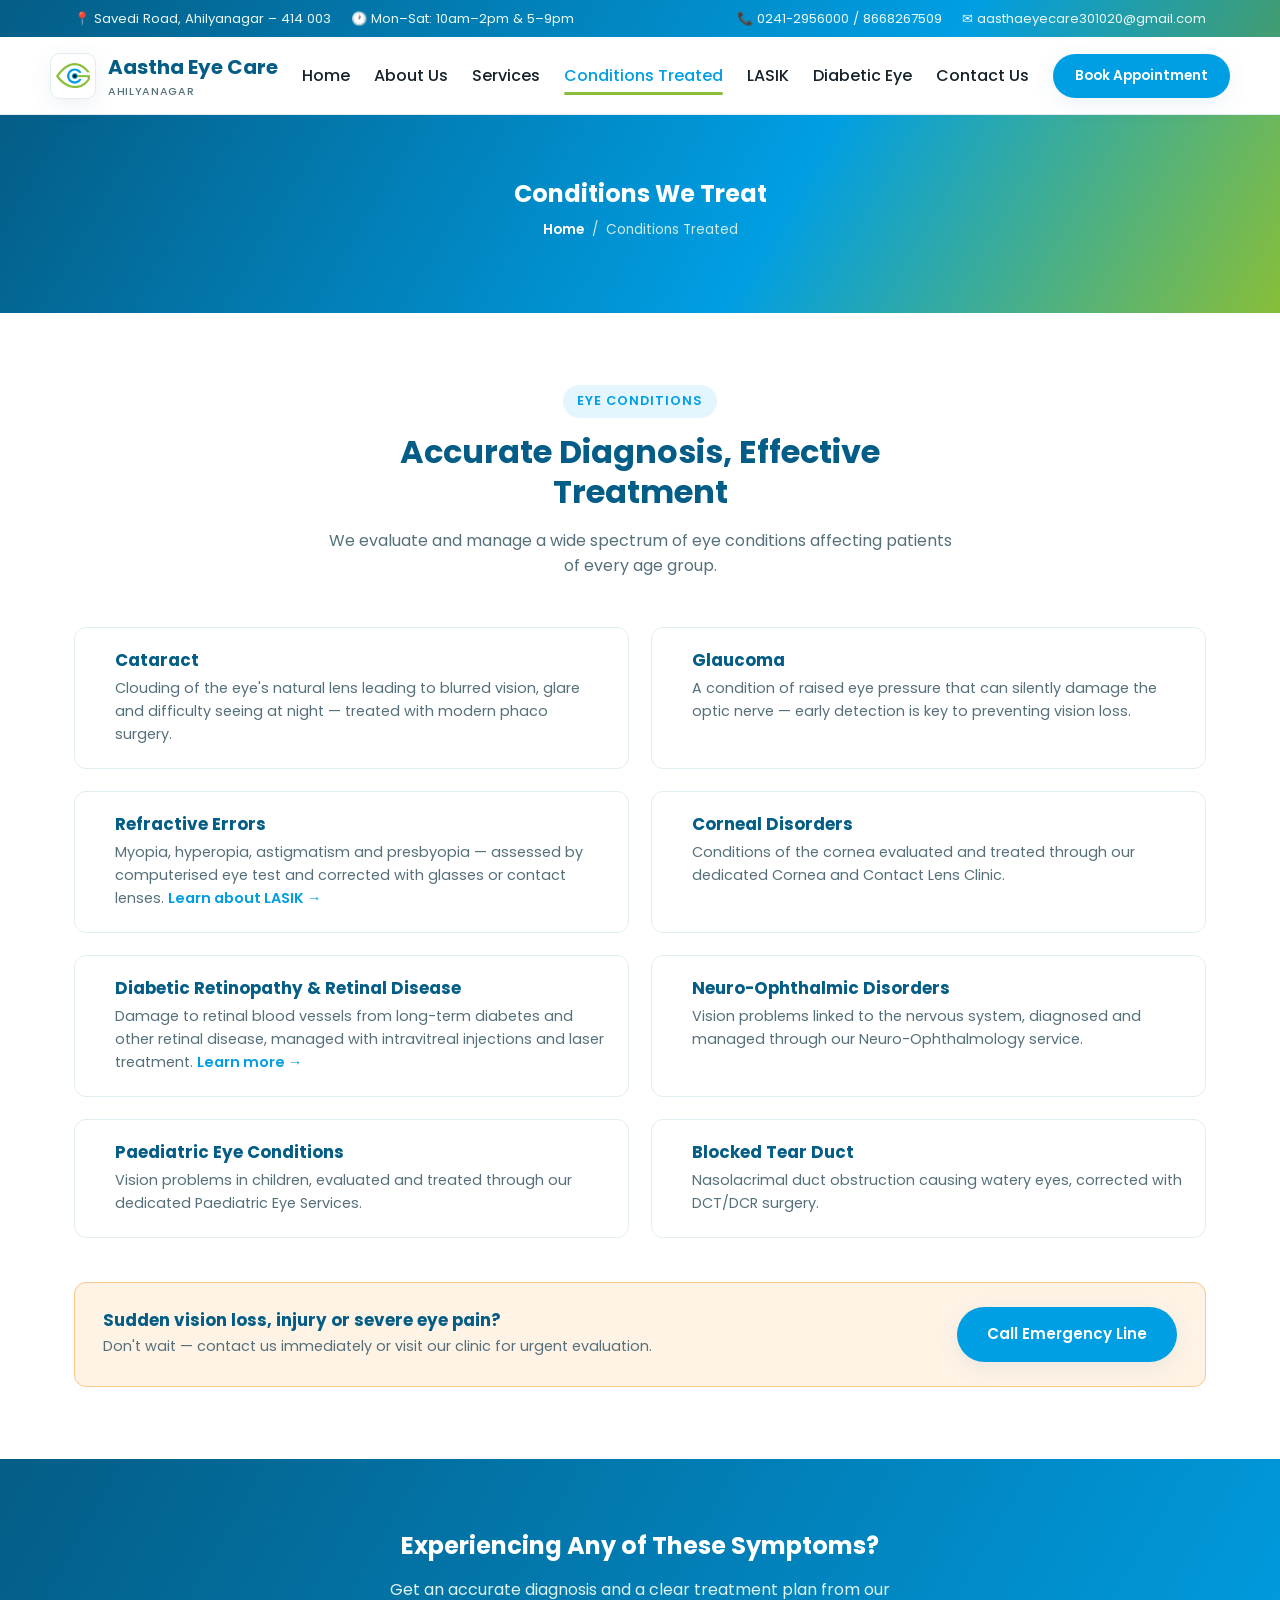
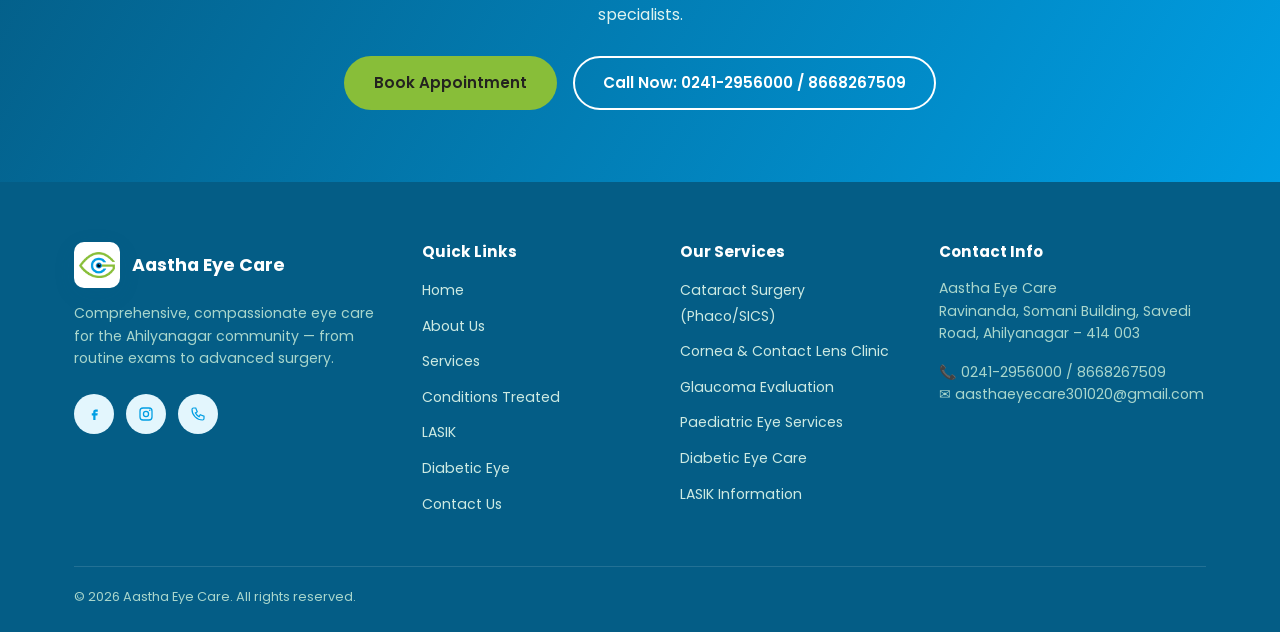
<file: aastha-eye-care/conditions.html>
<!DOCTYPE html>
<html lang="en">
<head>
<meta charset="UTF-8" />
<meta name="viewport" content="width=device-width, initial-scale=1.0" />
<title>Conditions Treated | Aastha Eye Care, Ahilyanagar</title>
<meta name="description" content="Cataract, glaucoma, corneal disorders, diabetic retinopathy, neuro-ophthalmic and paediatric eye conditions — treated at Aastha Eye Care, Savedi Road, Ahilyanagar." />
<link rel="preconnect" href="https://fonts.googleapis.com" />
<link href="https://fonts.googleapis.com/css2?family=Poppins:wght@400;500;600;700&display=swap" rel="stylesheet" />
<link rel="stylesheet" href="css/style.css" />
</head>
<body>

<div class="topbar">
  <div class="container">
    <div class="topbar-links">
      <span>📍 Savedi Road, Ahilyanagar – 414 003</span>
      <span>🕐 Mon–Sat: 10am–2pm &amp; 5–9pm</span>
    </div>
    <div class="topbar-links">
      <a href="tel:+918668267509">📞 0241-2956000 / 8668267509</a>
      <a href="mailto:aasthaeyecare301020@gmail.com">✉ aasthaeyecare301020@gmail.com</a>
    </div>
  </div>
</div>

<header class="site-header">
  <div class="container nav" id="mainNav">
    <a href="index.html" class="brand">
      <span class="brand-mark">
        <img src="images/logo-icon.png" alt="Aastha Eye Care logo" />
      </span>
      <span class="brand-text">Aastha Eye Care<small>Ahilyanagar</small></span>
    </a>
    <ul class="nav-links">
      <li><a href="index.html">Home</a></li>
      <li><a href="about.html">About Us</a></li>
      <li><a href="services.html">Services</a></li>
      <li><a href="conditions.html" class="active">Conditions Treated</a></li>
      <li><a href="lasik.html">LASIK</a></li>
      <li><a href="diabetic-eye-care.html">Diabetic Eye</a></li>
      <li><a href="contact.html">Contact Us</a></li>
    </ul>
    <div class="nav-cta">
      <a href="tel:+918668267509" class="btn btn-primary btn-sm">Book Appointment</a>
      <button class="nav-toggle" aria-label="Toggle navigation" aria-expanded="false">
        <span></span><span></span><span></span>
      </button>
    </div>
  </div>
</header>

<section class="page-header">
  <div class="container">
    <h1>Conditions We Treat</h1>
    <p class="breadcrumb"><a href="index.html">Home</a> &nbsp;/&nbsp; Conditions Treated</p>
  </div>
</section>

<section>
  <div class="container">
    <div class="section-head">
      <div class="eyebrow">Eye Conditions</div>
      <h2>Accurate Diagnosis, Effective Treatment</h2>
      <p>We evaluate and manage a wide spectrum of eye conditions affecting patients of every age group.</p>
    </div>

    <div class="condition-list">

      <div class="condition-item">
        <div class="icon-wrap">
          <svg viewBox="0 0 24 24" fill="none" xmlns="http://www.w3.org/2000/svg"><circle cx="12" cy="12" r="8" stroke="currentColor" stroke-width="1.8"/><path d="M8 12h8" stroke="currentColor" stroke-width="1.8" stroke-linecap="round"/></svg>
        </div>
        <div>
          <h3>Cataract</h3>
          <p>Clouding of the eye's natural lens leading to blurred vision, glare and difficulty seeing at night — treated with modern phaco surgery.</p>
        </div>
      </div>

      <div class="condition-item">
        <div class="icon-wrap">
          <svg viewBox="0 0 24 24" fill="none" xmlns="http://www.w3.org/2000/svg"><path d="M12 3v3M12 18v3M3 12h3M18 12h3M5.6 5.6l2.1 2.1M16.3 16.3l2.1 2.1M5.6 18.4l2.1-2.1M16.3 7.7l2.1-2.1" stroke="currentColor" stroke-width="1.8" stroke-linecap="round"/><circle cx="12" cy="12" r="4" stroke="currentColor" stroke-width="1.8"/></svg>
        </div>
        <div>
          <h3>Glaucoma</h3>
          <p>A condition of raised eye pressure that can silently damage the optic nerve — early detection is key to preventing vision loss.</p>
        </div>
      </div>

      <div class="condition-item">
        <div class="icon-wrap">
          <svg viewBox="0 0 24 24" fill="none" xmlns="http://www.w3.org/2000/svg"><path d="M12 3v18M3 12h18" stroke="currentColor" stroke-width="1.8" stroke-linecap="round"/></svg>
        </div>
        <div>
          <h3>Refractive Errors</h3>
          <p>Myopia, hyperopia, astigmatism and presbyopia — assessed by computerised eye test and corrected with glasses or contact lenses. <a href="lasik.html" style="color:var(--primary); font-weight:600;">Learn about LASIK →</a></p>
        </div>
      </div>

      <div class="condition-item">
        <div class="icon-wrap">
          <svg viewBox="0 0 24 24" fill="none" xmlns="http://www.w3.org/2000/svg"><circle cx="12" cy="12" r="7" stroke="currentColor" stroke-width="1.8"/><circle cx="12" cy="12" r="2.4" stroke="currentColor" stroke-width="1.8"/></svg>
        </div>
        <div>
          <h3>Corneal Disorders</h3>
          <p>Conditions of the cornea evaluated and treated through our dedicated Cornea and Contact Lens Clinic.</p>
        </div>
      </div>

      <div class="condition-item">
        <div class="icon-wrap">
          <svg viewBox="0 0 24 24" fill="none" xmlns="http://www.w3.org/2000/svg"><path d="M12 21s-7-4.35-9.5-8.5C.7 8.6 2.4 5 6 5c2 0 3.4 1.1 4 2.2C10.6 6.1 12 5 14 5c3.6 0 5.3 3.6 3.5 7.5C19 16.65 12 21 12 21z" stroke="currentColor" stroke-width="1.8"/></svg>
        </div>
        <div>
          <h3>Diabetic Retinopathy &amp; Retinal Disease</h3>
          <p>Damage to retinal blood vessels from long-term diabetes and other retinal disease, managed with intravitreal injections and laser treatment. <a href="diabetic-eye-care.html" style="color:var(--primary); font-weight:600;">Learn more →</a></p>
        </div>
      </div>

      <div class="condition-item">
        <div class="icon-wrap">
          <svg viewBox="0 0 24 24" fill="none" xmlns="http://www.w3.org/2000/svg"><path d="M9 9l-3 3 3 3M15 9l3 3-3 3" stroke="currentColor" stroke-width="1.8" stroke-linecap="round" stroke-linejoin="round"/><circle cx="12" cy="12" r="9" stroke="currentColor" stroke-width="1.8"/></svg>
        </div>
        <div>
          <h3>Neuro-Ophthalmic Disorders</h3>
          <p>Vision problems linked to the nervous system, diagnosed and managed through our Neuro-Ophthalmology service.</p>
        </div>
      </div>

      <div class="condition-item">
        <div class="icon-wrap">
          <svg viewBox="0 0 24 24" fill="none" xmlns="http://www.w3.org/2000/svg"><circle cx="12" cy="8" r="4" stroke="currentColor" stroke-width="1.6"/><path d="M4 20c0-4 3.6-6 8-6s8 2 8 6" stroke="currentColor" stroke-width="1.6"/></svg>
        </div>
        <div>
          <h3>Paediatric Eye Conditions</h3>
          <p>Vision problems in children, evaluated and treated through our dedicated Paediatric Eye Services.</p>
        </div>
      </div>

      <div class="condition-item">
        <div class="icon-wrap">
          <svg viewBox="0 0 24 24" fill="none" xmlns="http://www.w3.org/2000/svg"><path d="M12 21s-7-7.6-7-12a7 7 0 0 1 14 0c0 4.4-7 12-7 12z" stroke="currentColor" stroke-width="1.8"/></svg>
        </div>
        <div>
          <h3>Blocked Tear Duct</h3>
          <p>Nasolacrimal duct obstruction causing watery eyes, corrected with DCT/DCR surgery.</p>
        </div>
      </div>

    </div>

    <div class="emergency-banner" style="margin-top:44px;">
      <div>
        <h3>Sudden vision loss, injury or severe eye pain?</h3>
        <p>Don't wait — contact us immediately or visit our clinic for urgent evaluation.</p>
      </div>
      <a href="tel:+918668267509" class="btn btn-primary">Call Emergency Line</a>
    </div>
  </div>
</section>

<section class="cta-band">
  <div class="container">
    <h2>Experiencing Any of These Symptoms?</h2>
    <p>Get an accurate diagnosis and a clear treatment plan from our specialists.</p>
    <div class="cta-actions">
      <a href="contact.html" class="btn btn-accent">Book Appointment</a>
      <a href="tel:+918668267509" class="btn btn-outline">Call Now: 0241-2956000 / 8668267509</a>
    </div>
  </div>
</section>

<footer class="site-footer">
  <div class="container">
    <div class="footer-grid">
      <div>
        <div class="footer-brand">
          <span class="brand-mark">
            <img src="images/logo-icon.png" alt="Aastha Eye Care logo" />
          </span>
          Aastha Eye Care
        </div>
        <p>Comprehensive, compassionate eye care for the Ahilyanagar community — from routine exams to advanced surgery.</p>
        <div class="social-row">
          <a href="#" aria-label="Facebook"><svg viewBox="0 0 24 24" fill="none" xmlns="http://www.w3.org/2000/svg"><path d="M14 9h3V6h-3c-1.7 0-3 1.3-3 3v2H9v3h2v6h3v-6h2.5l.5-3H14V9z" fill="currentColor"/></svg></a>
          <a href="#" aria-label="Instagram"><svg viewBox="0 0 24 24" fill="none" xmlns="http://www.w3.org/2000/svg"><rect x="4" y="4" width="16" height="16" rx="4" stroke="currentColor" stroke-width="1.7"/><circle cx="12" cy="12" r="3.4" stroke="currentColor" stroke-width="1.7"/><circle cx="17" cy="7" r="1" fill="currentColor"/></svg></a>
          <a href="tel:+918668267509" aria-label="Call"><svg viewBox="0 0 24 24" fill="none" xmlns="http://www.w3.org/2000/svg"><path d="M6 4h3l2 5-2.5 1.5a12 12 0 0 0 5 5L15 13l5 2v3a2 2 0 0 1-2 2C10.5 20 4 13.5 4 6a2 2 0 0 1 2-2z" stroke="currentColor" stroke-width="1.6"/></svg></a>
        </div>
      </div>
      <div>
        <h4>Quick Links</h4>
        <ul>
          <li><a href="index.html">Home</a></li>
          <li><a href="about.html">About Us</a></li>
          <li><a href="services.html">Services</a></li>
          <li><a href="conditions.html">Conditions Treated</a></li>
          <li><a href="lasik.html">LASIK</a></li>
          <li><a href="diabetic-eye-care.html">Diabetic Eye</a></li>
          <li><a href="contact.html">Contact Us</a></li>
        </ul>
      </div>
      <div>
        <h4>Our Services</h4>
        <ul>
          <li><a href="services.html">Cataract Surgery (Phaco/SICS)</a></li>
          <li><a href="services.html">Cornea &amp; Contact Lens Clinic</a></li>
          <li><a href="services.html">Glaucoma Evaluation</a></li>
          <li><a href="services.html">Paediatric Eye Services</a></li>
          <li><a href="diabetic-eye-care.html">Diabetic Eye Care</a></li>
          <li><a href="lasik.html">LASIK Information</a></li>
        </ul>
      </div>
      <div>
        <h4>Contact Info</h4>
        <p>Aastha Eye Care<br />Ravinanda, Somani Building, Savedi Road, Ahilyanagar – 414 003</p>
        <p>📞 0241-2956000 / 8668267509<br />✉ aasthaeyecare301020@gmail.com</p>
      </div>
    </div>
    <div class="footer-bottom">
      <span>© <span id="year">2026</span> Aastha Eye Care. All rights reserved.</span>
    </div>
  </div>
</footer>

<script src="js/script.js"></script>
</body>
</html>
</file>
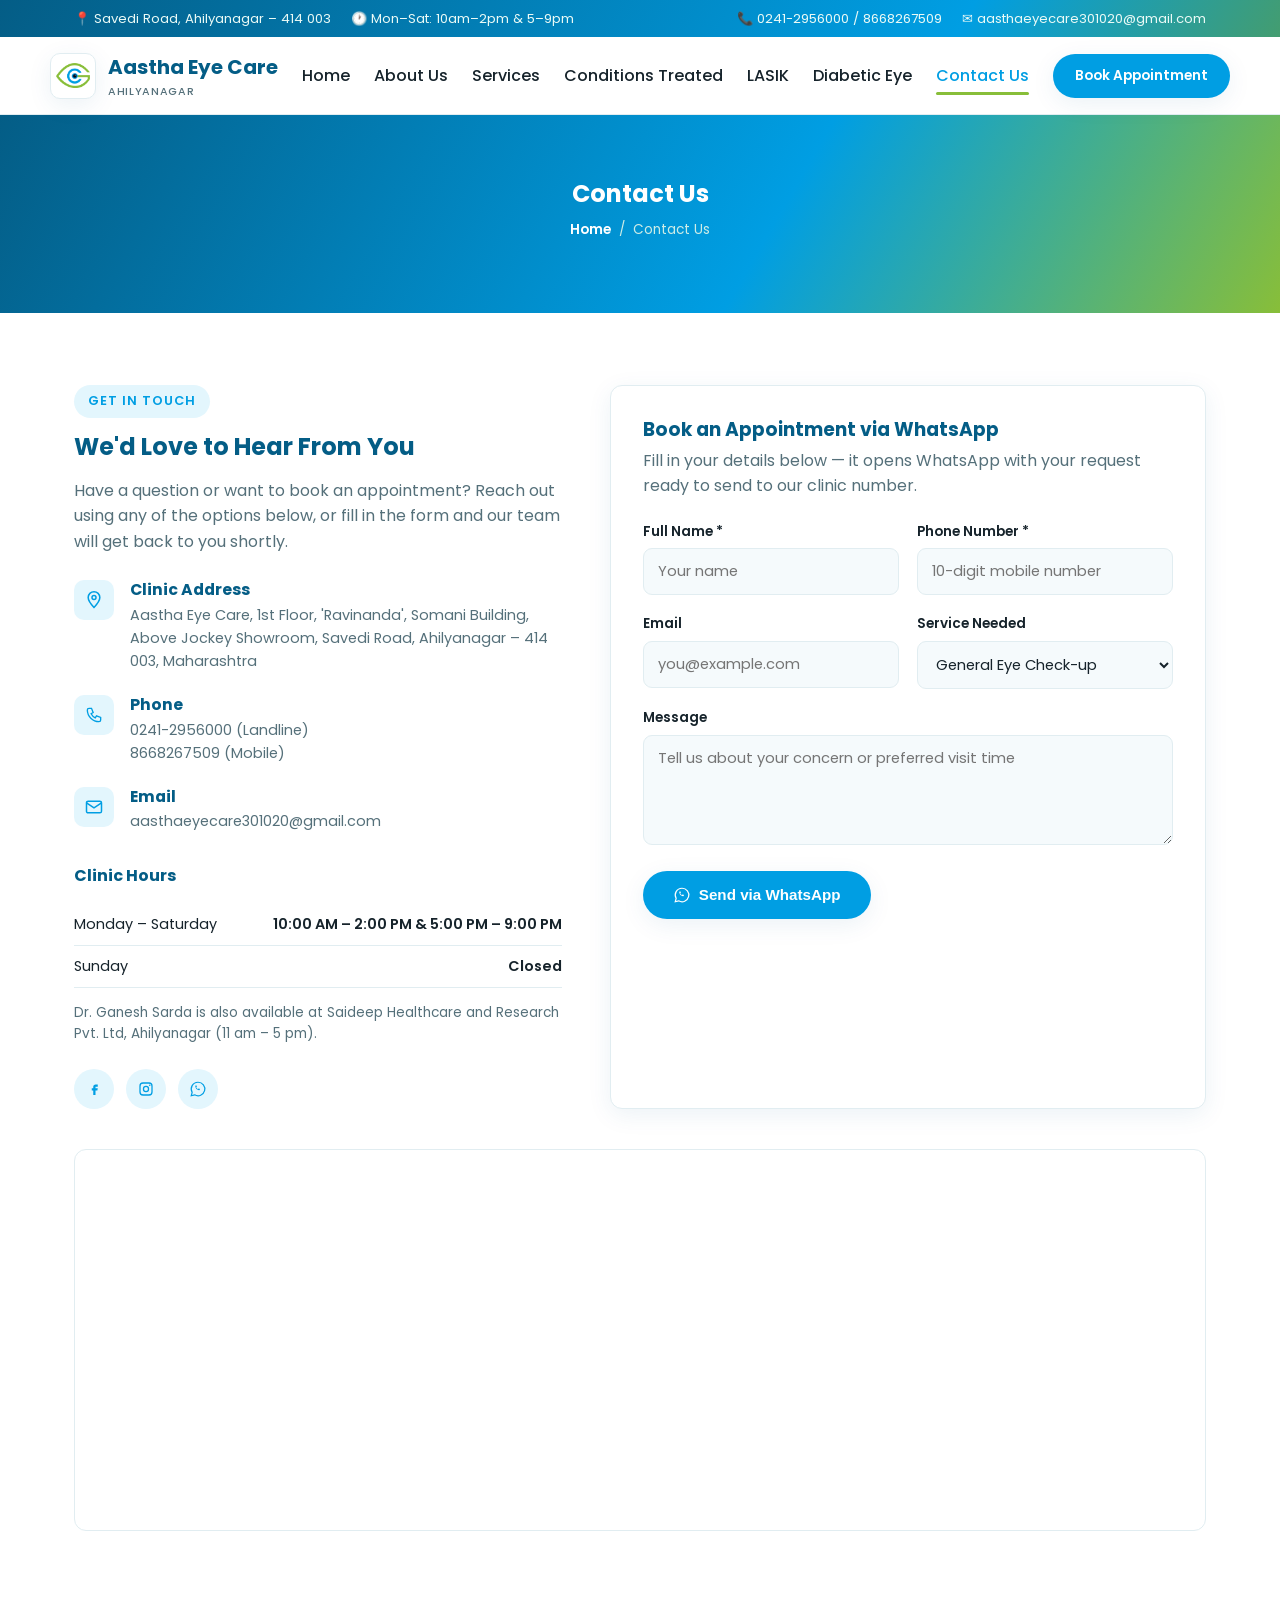
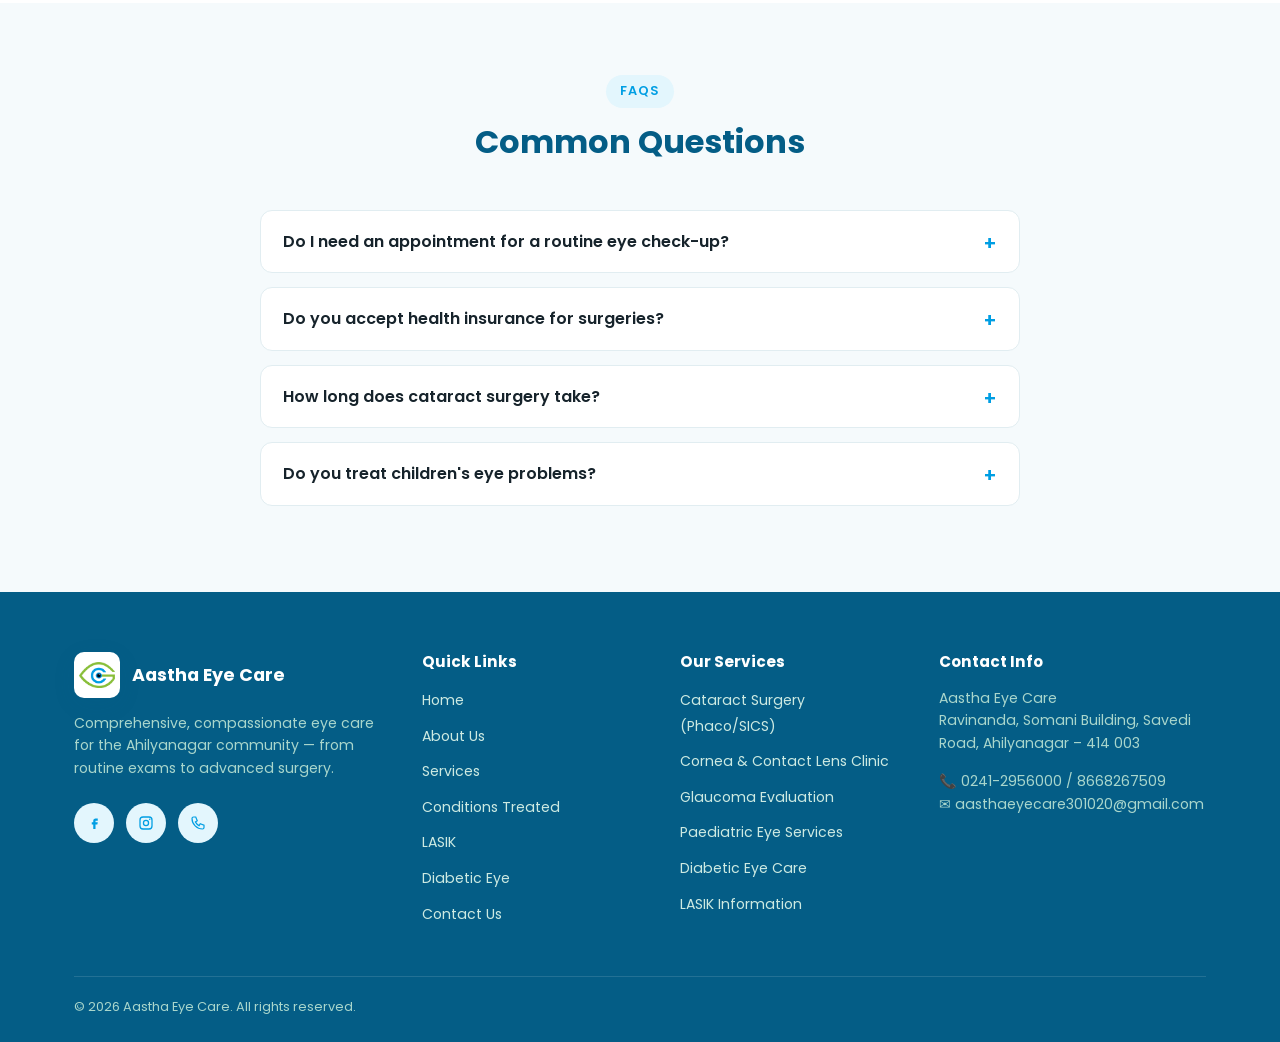
<file: aastha-eye-care/contact.html>
<!DOCTYPE html>
<html lang="en">
<head>
<meta charset="UTF-8" />
<meta name="viewport" content="width=device-width, initial-scale=1.0" />
<title>Contact Us | Aastha Eye Care, Ahilyanagar</title>
<meta name="description" content="Get in touch with Aastha Eye Care, Savedi Road, Ahilyanagar — book an appointment, find our location, phone number and clinic hours." />
<link rel="preconnect" href="https://fonts.googleapis.com" />
<link href="https://fonts.googleapis.com/css2?family=Poppins:wght@400;500;600;700&display=swap" rel="stylesheet" />
<link rel="stylesheet" href="css/style.css" />
</head>
<body>

<div class="topbar">
  <div class="container">
    <div class="topbar-links">
      <span>📍 Savedi Road, Ahilyanagar – 414 003</span>
      <span>🕐 Mon–Sat: 10am–2pm &amp; 5–9pm</span>
    </div>
    <div class="topbar-links">
      <a href="tel:+918668267509">📞 0241-2956000 / 8668267509</a>
      <a href="mailto:aasthaeyecare301020@gmail.com">✉ aasthaeyecare301020@gmail.com</a>
    </div>
  </div>
</div>

<header class="site-header">
  <div class="container nav" id="mainNav">
    <a href="index.html" class="brand">
      <span class="brand-mark">
        <img src="images/logo-icon.png" alt="Aastha Eye Care logo" />
      </span>
      <span class="brand-text">Aastha Eye Care<small>Ahilyanagar</small></span>
    </a>
    <ul class="nav-links">
      <li><a href="index.html">Home</a></li>
      <li><a href="about.html">About Us</a></li>
      <li><a href="services.html">Services</a></li>
      <li><a href="conditions.html">Conditions Treated</a></li>
      <li><a href="lasik.html">LASIK</a></li>
      <li><a href="diabetic-eye-care.html">Diabetic Eye</a></li>
      <li><a href="contact.html" class="active">Contact Us</a></li>
    </ul>
    <div class="nav-cta">
      <a href="tel:+918668267509" class="btn btn-primary btn-sm">Book Appointment</a>
      <button class="nav-toggle" aria-label="Toggle navigation" aria-expanded="false">
        <span></span><span></span><span></span>
      </button>
    </div>
  </div>
</header>

<section class="page-header">
  <div class="container">
    <h1>Contact Us</h1>
    <p class="breadcrumb"><a href="index.html">Home</a> &nbsp;/&nbsp; Contact Us</p>
  </div>
</section>

<section>
  <div class="container contact-grid">
    <div>
      <div class="eyebrow">Get In Touch</div>
      <h2>We'd Love to Hear From You</h2>
      <p>Have a question or want to book an appointment? Reach out using any of the options below, or fill in the form and our team will get back to you shortly.</p>

      <div class="contact-info-list">
        <div class="contact-info-item">
          <div class="value-icon">
            <svg viewBox="0 0 24 24" fill="none" xmlns="http://www.w3.org/2000/svg"><path d="M12 21s-7-7.6-7-12a7 7 0 0 1 14 0c0 4.4-7 12-7 12z" stroke="currentColor" stroke-width="1.8"/><circle cx="12" cy="9" r="2.4" stroke="currentColor" stroke-width="1.8"/></svg>
          </div>
          <div>
            <h4>Clinic Address</h4>
            <p>Aastha Eye Care, 1st Floor, 'Ravinanda', Somani Building, Above Jockey Showroom, Savedi Road, Ahilyanagar – 414 003, Maharashtra</p>
          </div>
        </div>
        <div class="contact-info-item">
          <div class="value-icon">
            <svg viewBox="0 0 24 24" fill="none" xmlns="http://www.w3.org/2000/svg"><path d="M6 4h3l2 5-2.5 1.5a12 12 0 0 0 5 5L15 13l5 2v3a2 2 0 0 1-2 2C10.5 20 4 13.5 4 6a2 2 0 0 1 2-2z" stroke="currentColor" stroke-width="1.6"/></svg>
          </div>
          <div>
            <h4>Phone</h4>
            <p><a href="tel:+912412956000">0241-2956000</a> (Landline)<br /><a href="tel:+918668267509">8668267509</a> (Mobile)</p>
          </div>
        </div>
        <div class="contact-info-item">
          <div class="value-icon">
            <svg viewBox="0 0 24 24" fill="none" xmlns="http://www.w3.org/2000/svg"><rect x="3" y="5" width="18" height="14" rx="2" stroke="currentColor" stroke-width="1.8"/><path d="M3 7l9 6 9-6" stroke="currentColor" stroke-width="1.8"/></svg>
          </div>
          <div>
            <h4>Email</h4>
            <p><a href="mailto:aasthaeyecare301020@gmail.com">aasthaeyecare301020@gmail.com</a></p>
          </div>
        </div>
      </div>

      <h4 style="margin-top:32px;">Clinic Hours</h4>
      <table class="hours-table">
        <tr><td>Monday – Saturday</td><td>10:00 AM – 2:00 PM &amp; 5:00 PM – 9:00 PM</td></tr>
        <tr><td>Sunday</td><td>Closed</td></tr>
      </table>
      <p style="margin-top:14px; font-size:0.85rem;">Dr. Ganesh Sarda is also available at Saideep Healthcare and Research Pvt. Ltd, Ahilyanagar (11 am – 5 pm).</p>

      <div class="social-row">
        <a href="#" aria-label="Facebook"><svg viewBox="0 0 24 24" fill="none" xmlns="http://www.w3.org/2000/svg"><path d="M14 9h3V6h-3c-1.7 0-3 1.3-3 3v2H9v3h2v6h3v-6h2.5l.5-3H14V9z" fill="currentColor"/></svg></a>
        <a href="#" aria-label="Instagram"><svg viewBox="0 0 24 24" fill="none" xmlns="http://www.w3.org/2000/svg"><rect x="4" y="4" width="16" height="16" rx="4" stroke="currentColor" stroke-width="1.7"/><circle cx="12" cy="12" r="3.4" stroke="currentColor" stroke-width="1.7"/><circle cx="17" cy="7" r="1" fill="currentColor"/></svg></a>
        <a href="https://wa.me/918668267509" aria-label="WhatsApp"><svg viewBox="0 0 24 24" fill="none" xmlns="http://www.w3.org/2000/svg"><path d="M12 3a9 9 0 0 0-7.8 13.5L3 21l4.6-1.2A9 9 0 1 0 12 3z" stroke="currentColor" stroke-width="1.6"/><path d="M8.5 8.7c.3 2.7 2.1 4.5 4.8 4.8.9.1 1.2-.5 1.2-1l-.2-.9-1.7-.4-.7 1c-1-.5-1.9-1.4-2.4-2.4l1-.7-.4-1.7-.9-.2c-.5 0-1.1.3-1 1.2" fill="currentColor"/></svg></a>
      </div>
    </div>

    <div class="contact-form">
      <h3 style="margin-bottom:6px;">Book an Appointment via WhatsApp</h3>
      <p style="margin-bottom:22px;">Fill in your details below — it opens WhatsApp with your request ready to send to our clinic number.</p>
      <form id="contact-form">
        <div class="form-row">
          <div class="form-group">
            <label for="name">Full Name *</label>
            <input type="text" id="name" name="name" placeholder="Your name" required />
          </div>
          <div class="form-group">
            <label for="phone">Phone Number *</label>
            <input type="tel" id="phone" name="phone" placeholder="10-digit mobile number" required />
          </div>
        </div>
        <div class="form-row">
          <div class="form-group">
            <label for="email">Email</label>
            <input type="email" id="email" name="email" placeholder="you@example.com" />
          </div>
          <div class="form-group">
            <label for="service">Service Needed</label>
            <select id="service" name="service">
              <option>General Eye Check-up</option>
              <option>Cataract Consultation</option>
              <option>Cornea &amp; Contact Lens Clinic</option>
              <option>Glaucoma Screening</option>
              <option>Paediatric Eye Services</option>
              <option>Retina / Diabetic Eye Care</option>
              <option>Other</option>
            </select>
          </div>
        </div>
        <div class="form-group">
          <label for="message">Message</label>
          <textarea id="message" name="message" placeholder="Tell us about your concern or preferred visit time"></textarea>
        </div>
        <button type="submit" class="btn btn-primary">
          <svg viewBox="0 0 24 24" fill="none" xmlns="http://www.w3.org/2000/svg" style="width:18px; height:18px;"><path d="M12 3a9 9 0 0 0-7.8 13.5L3 21l4.6-1.2A9 9 0 1 0 12 3z" stroke="currentColor" stroke-width="1.6"/><path d="M8.5 8.7c.3 2.7 2.1 4.5 4.8 4.8.9.1 1.2-.5 1.2-1l-.2-.9-1.7-.4-.7 1c-1-.5-1.9-1.4-2.4-2.4l1-.7-.4-1.7-.9-.2c-.5 0-1.1.3-1 1.2" fill="currentColor"/></svg>
          Send via WhatsApp
        </button>
        <p class="form-status" id="form-status"></p>
      </form>
    </div>
  </div>

  <div class="container">
    <div class="map-embed">
      <iframe
        src="https://www.google.com/maps?q=Aastha%20Eye%20Care%2C%20Ravinanda%2C%20Somani%20Building%2C%20Savedi%20Road%2C%20Ahilyanagar%20414003&output=embed"
        loading="lazy"
        referrerpolicy="no-referrer-when-downgrade"
        title="Aastha Eye Care location map">
      </iframe>
    </div>
  </div>
</section>

<section class="section-alt">
  <div class="container">
    <div class="section-head">
      <div class="eyebrow">FAQs</div>
      <h2>Common Questions</h2>
    </div>
    <div style="max-width:760px; margin:0 auto;">
      <details class="faq-item">
        <summary>Do I need an appointment for a routine eye check-up?</summary>
        <p>Walk-ins are welcome, but booking an appointment helps us minimise your waiting time and ensures the right doctor is available.</p>
      </details>
      <details class="faq-item">
        <summary>Do you accept health insurance for surgeries?</summary>
        <p>We assist with cashless and reimbursement claims for most major insurance providers. Please bring your policy details during consultation.</p>
      </details>
      <details class="faq-item">
        <summary>How long does cataract surgery take?</summary>
        <p>Modern phacoemulsification cataract surgery typically takes 15–20 minutes per eye, with most patients going home the same day.</p>
      </details>
      <details class="faq-item">
        <summary>Do you treat children's eye problems?</summary>
        <p>Yes — our Paediatric Eye Services cover vision screening and treatment for children of all ages.</p>
      </details>
    </div>
  </div>
</section>

<footer class="site-footer">
  <div class="container">
    <div class="footer-grid">
      <div>
        <div class="footer-brand">
          <span class="brand-mark">
            <img src="images/logo-icon.png" alt="Aastha Eye Care logo" />
          </span>
          Aastha Eye Care
        </div>
        <p>Comprehensive, compassionate eye care for the Ahilyanagar community — from routine exams to advanced surgery.</p>
        <div class="social-row">
          <a href="#" aria-label="Facebook"><svg viewBox="0 0 24 24" fill="none" xmlns="http://www.w3.org/2000/svg"><path d="M14 9h3V6h-3c-1.7 0-3 1.3-3 3v2H9v3h2v6h3v-6h2.5l.5-3H14V9z" fill="currentColor"/></svg></a>
          <a href="#" aria-label="Instagram"><svg viewBox="0 0 24 24" fill="none" xmlns="http://www.w3.org/2000/svg"><rect x="4" y="4" width="16" height="16" rx="4" stroke="currentColor" stroke-width="1.7"/><circle cx="12" cy="12" r="3.4" stroke="currentColor" stroke-width="1.7"/><circle cx="17" cy="7" r="1" fill="currentColor"/></svg></a>
          <a href="tel:+918668267509" aria-label="Call"><svg viewBox="0 0 24 24" fill="none" xmlns="http://www.w3.org/2000/svg"><path d="M6 4h3l2 5-2.5 1.5a12 12 0 0 0 5 5L15 13l5 2v3a2 2 0 0 1-2 2C10.5 20 4 13.5 4 6a2 2 0 0 1 2-2z" stroke="currentColor" stroke-width="1.6"/></svg></a>
        </div>
      </div>
      <div>
        <h4>Quick Links</h4>
        <ul>
          <li><a href="index.html">Home</a></li>
          <li><a href="about.html">About Us</a></li>
          <li><a href="services.html">Services</a></li>
          <li><a href="conditions.html">Conditions Treated</a></li>
          <li><a href="lasik.html">LASIK</a></li>
          <li><a href="diabetic-eye-care.html">Diabetic Eye</a></li>
          <li><a href="contact.html">Contact Us</a></li>
        </ul>
      </div>
      <div>
        <h4>Our Services</h4>
        <ul>
          <li><a href="services.html">Cataract Surgery (Phaco/SICS)</a></li>
          <li><a href="services.html">Cornea &amp; Contact Lens Clinic</a></li>
          <li><a href="services.html">Glaucoma Evaluation</a></li>
          <li><a href="services.html">Paediatric Eye Services</a></li>
          <li><a href="diabetic-eye-care.html">Diabetic Eye Care</a></li>
          <li><a href="lasik.html">LASIK Information</a></li>
        </ul>
      </div>
      <div>
        <h4>Contact Info</h4>
        <p>Aastha Eye Care<br />Ravinanda, Somani Building, Savedi Road, Ahilyanagar – 414 003</p>
        <p>📞 0241-2956000 / 8668267509<br />✉ aasthaeyecare301020@gmail.com</p>
      </div>
    </div>
    <div class="footer-bottom">
      <span>© <span id="year">2026</span> Aastha Eye Care. All rights reserved.</span>
    </div>
  </div>
</footer>

<script src="js/script.js"></script>
</body>
</html>
</file>
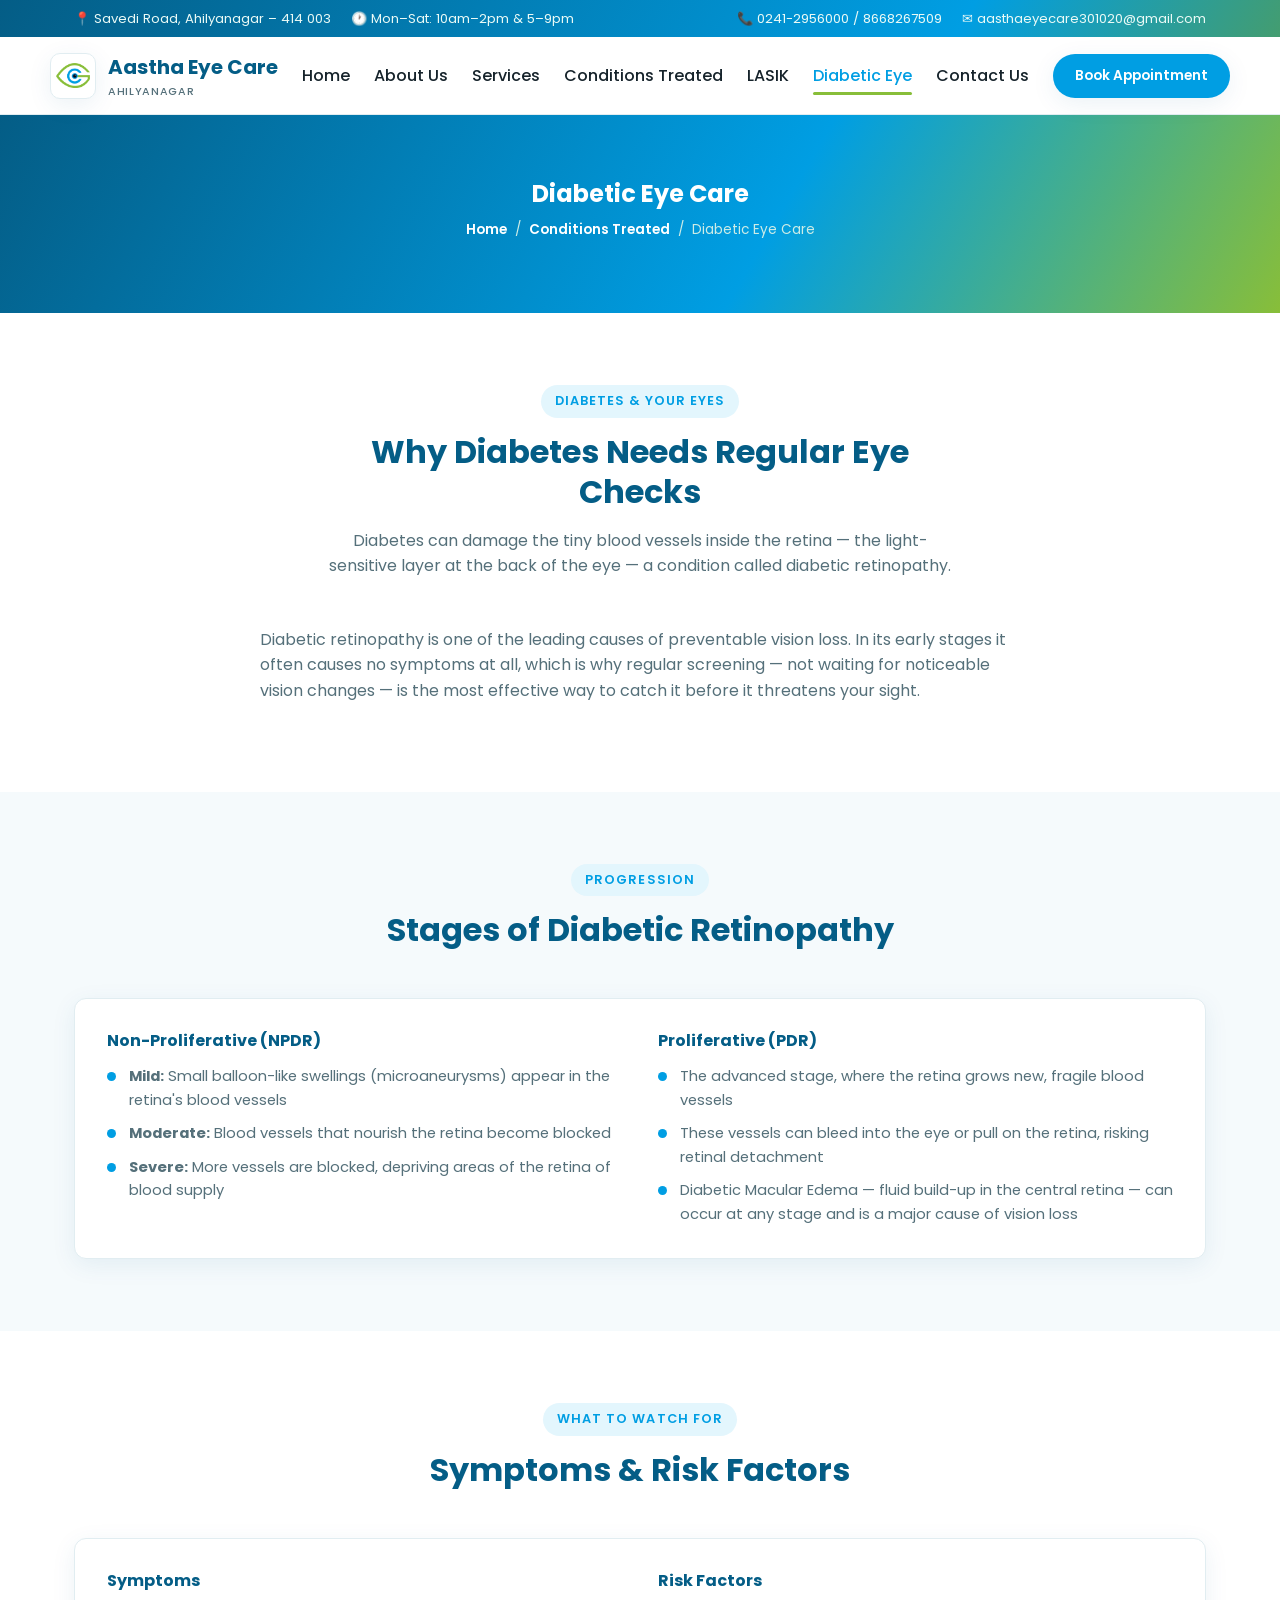
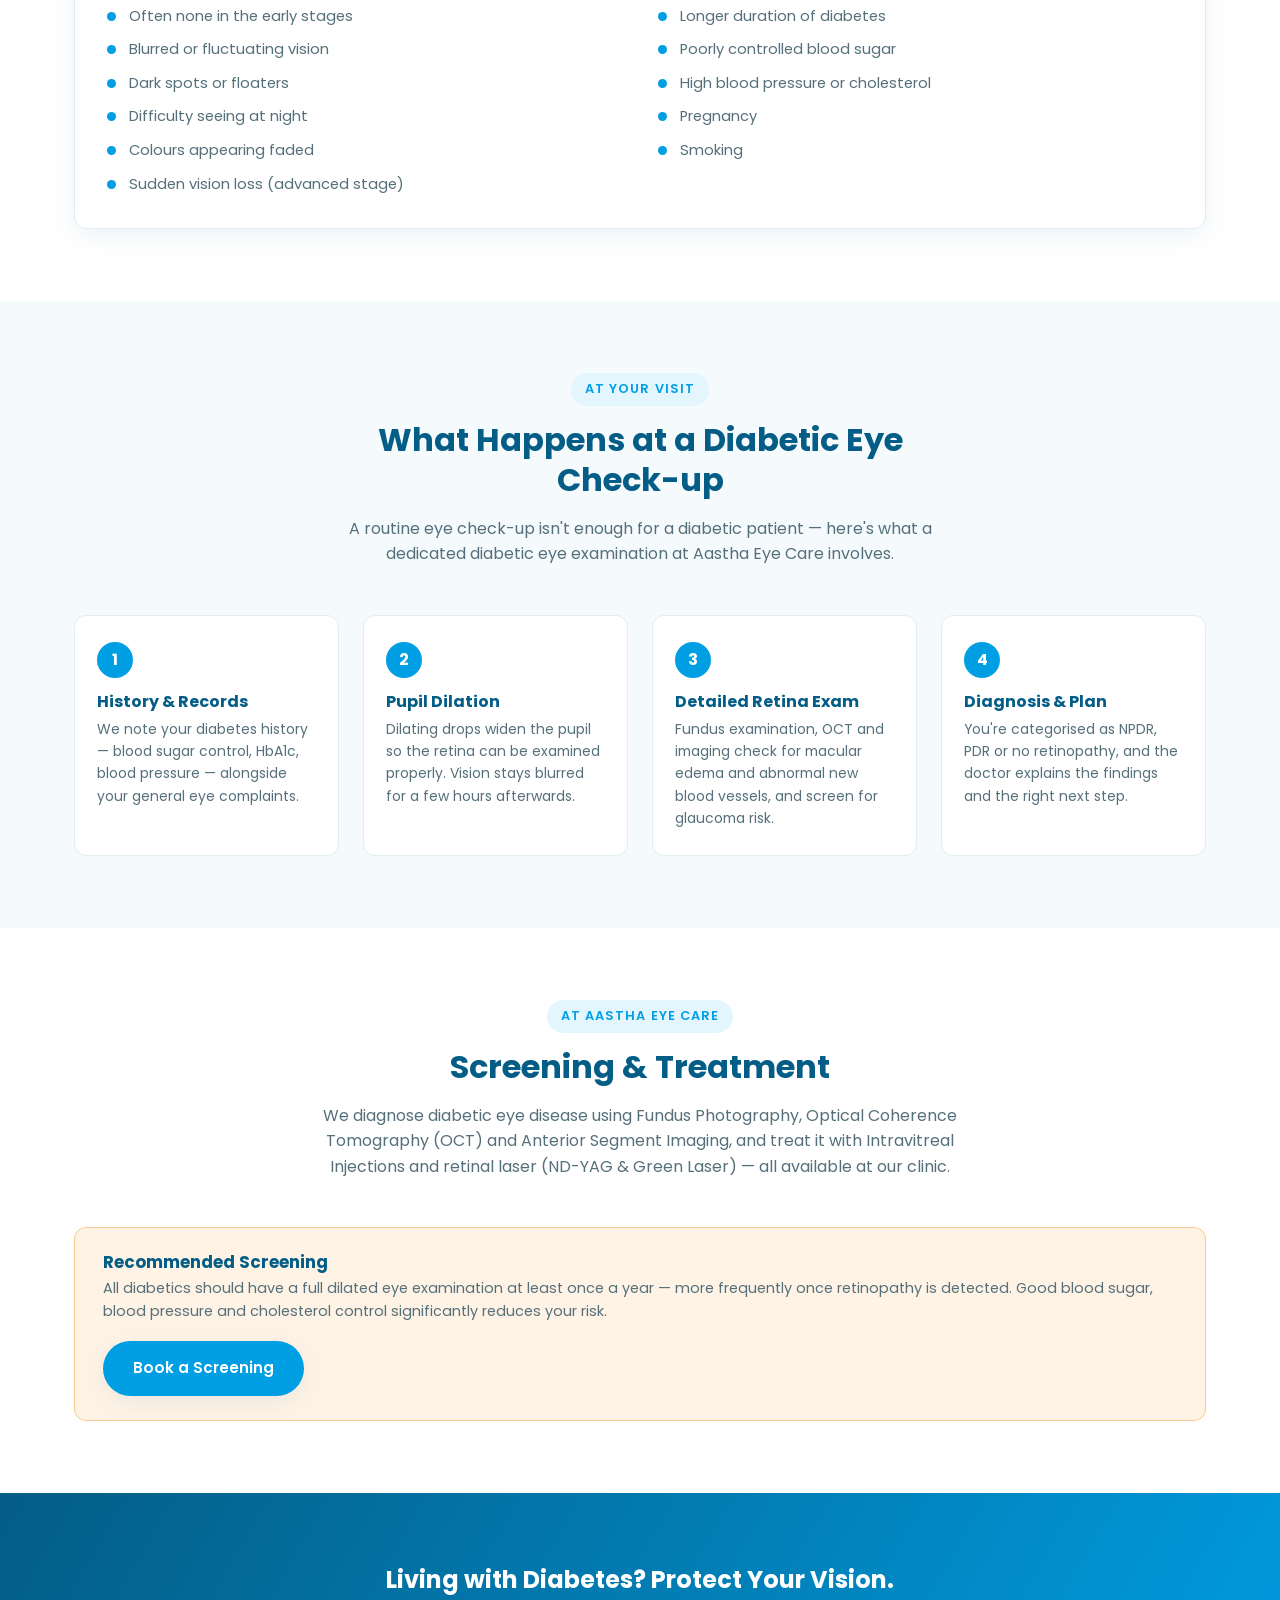
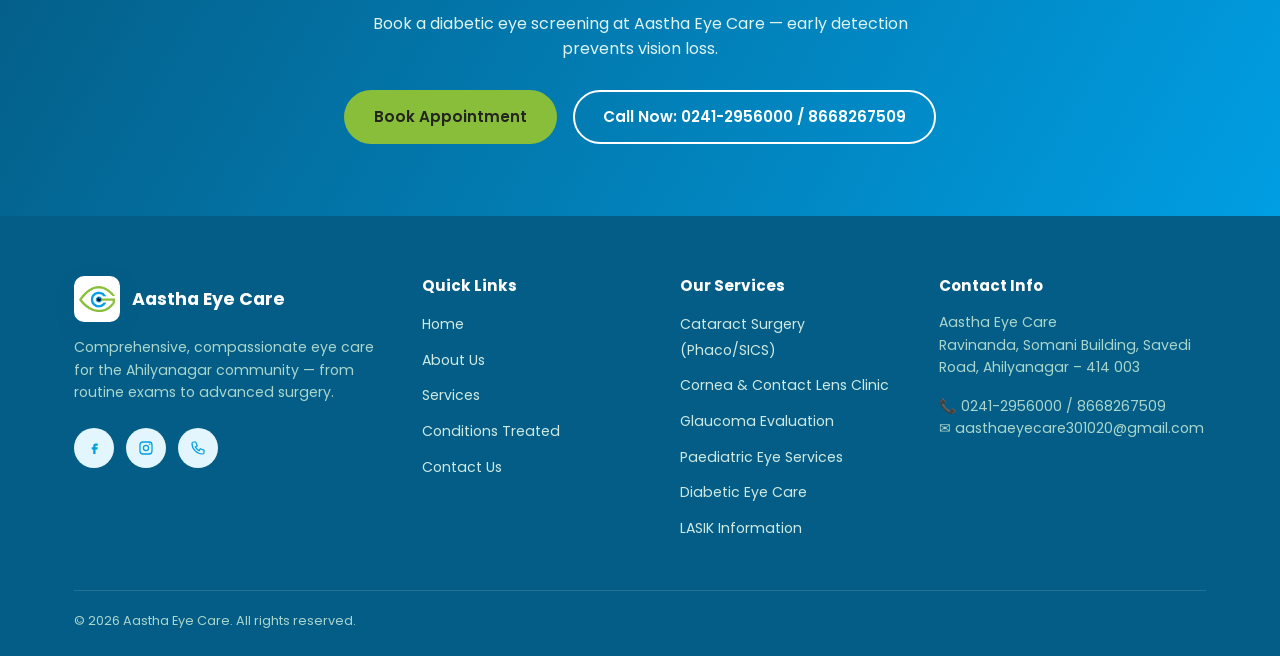
<file: aastha-eye-care/diabetic-eye-care.html>
<!DOCTYPE html>
<html lang="en">
<head>
<meta charset="UTF-8" />
<meta name="viewport" content="width=device-width, initial-scale=1.0" />
<title>Diabetic Eye Care | Aastha Eye Care</title>
<meta name="description" content="Diabetic retinopathy screening and treatment — intravitreal injections, retinal laser, OCT and fundus imaging at Aastha Eye Care, Savedi Road, Ahilyanagar." />
<link rel="preconnect" href="https://fonts.googleapis.com" />
<link href="https://fonts.googleapis.com/css2?family=Poppins:wght@400;500;600;700&display=swap" rel="stylesheet" />
<link rel="stylesheet" href="css/style.css" />
</head>
<body>

<div class="topbar">
  <div class="container">
    <div class="topbar-links">
      <span>📍 Savedi Road, Ahilyanagar – 414 003</span>
      <span>🕐 Mon–Sat: 10am–2pm &amp; 5–9pm</span>
    </div>
    <div class="topbar-links">
      <a href="tel:+918668267509">📞 0241-2956000 / 8668267509</a>
      <a href="mailto:aasthaeyecare301020@gmail.com">✉ aasthaeyecare301020@gmail.com</a>
    </div>
  </div>
</div>

<header class="site-header">
  <div class="container nav" id="mainNav">
    <a href="index.html" class="brand">
      <span class="brand-mark">
        <img src="images/logo-icon.png" alt="Aastha Eye Care logo" />
      </span>
      <span class="brand-text">Aastha Eye Care<small>Ahilyanagar</small></span>
    </a>
    <ul class="nav-links">
      <li><a href="index.html">Home</a></li>
      <li><a href="about.html">About Us</a></li>
      <li><a href="services.html">Services</a></li>
      <li><a href="conditions.html">Conditions Treated</a></li>
      <li><a href="lasik.html">LASIK</a></li>
      <li><a href="diabetic-eye-care.html" class="active">Diabetic Eye</a></li>
      <li><a href="contact.html">Contact Us</a></li>
    </ul>
    <div class="nav-cta">
      <a href="tel:+918668267509" class="btn btn-primary btn-sm">Book Appointment</a>
      <button class="nav-toggle" aria-label="Toggle navigation" aria-expanded="false">
        <span></span><span></span><span></span>
      </button>
    </div>
  </div>
</header>

<section class="page-header">
  <div class="container">
    <h1>Diabetic Eye Care</h1>
    <p class="breadcrumb"><a href="index.html">Home</a> &nbsp;/&nbsp; <a href="conditions.html">Conditions Treated</a> &nbsp;/&nbsp; Diabetic Eye Care</p>
  </div>
</section>

<section>
  <div class="container">
    <div class="section-head">
      <div class="eyebrow">Diabetes &amp; Your Eyes</div>
      <h2>Why Diabetes Needs Regular Eye Checks</h2>
      <p>Diabetes can damage the tiny blood vessels inside the retina — the light-sensitive layer at the back of the eye — a condition called diabetic retinopathy.</p>
    </div>
    <div style="max-width:760px; margin:0 auto;">
      <p>Diabetic retinopathy is one of the leading causes of preventable vision loss. In its early stages it often causes no symptoms at all, which is why regular screening — not waiting for noticeable vision changes — is the most effective way to catch it before it threatens your sight.</p>
    </div>
  </div>
</section>

<section class="section-alt">
  <div class="container">
    <div class="section-head">
      <div class="eyebrow">Progression</div>
      <h2>Stages of Diabetic Retinopathy</h2>
    </div>
    <div class="doctor-profile">
      <div class="doctor-profile-col">
        <h4>Non-Proliferative (NPDR)</h4>
        <ul class="bullet-list">
          <li><strong>Mild:</strong> Small balloon-like swellings (microaneurysms) appear in the retina's blood vessels</li>
          <li><strong>Moderate:</strong> Blood vessels that nourish the retina become blocked</li>
          <li><strong>Severe:</strong> More vessels are blocked, depriving areas of the retina of blood supply</li>
        </ul>
      </div>
      <div class="doctor-profile-col">
        <h4>Proliferative (PDR)</h4>
        <ul class="bullet-list">
          <li>The advanced stage, where the retina grows new, fragile blood vessels</li>
          <li>These vessels can bleed into the eye or pull on the retina, risking retinal detachment</li>
          <li>Diabetic Macular Edema — fluid build-up in the central retina — can occur at any stage and is a major cause of vision loss</li>
        </ul>
      </div>
    </div>
  </div>
</section>

<section>
  <div class="container">
    <div class="section-head">
      <div class="eyebrow">What to Watch For</div>
      <h2>Symptoms &amp; Risk Factors</h2>
    </div>
    <div class="doctor-profile">
      <div class="doctor-profile-col">
        <h4>Symptoms</h4>
        <ul class="bullet-list">
          <li>Often none in the early stages</li>
          <li>Blurred or fluctuating vision</li>
          <li>Dark spots or floaters</li>
          <li>Difficulty seeing at night</li>
          <li>Colours appearing faded</li>
          <li>Sudden vision loss (advanced stage)</li>
        </ul>
      </div>
      <div class="doctor-profile-col">
        <h4>Risk Factors</h4>
        <ul class="bullet-list">
          <li>Longer duration of diabetes</li>
          <li>Poorly controlled blood sugar</li>
          <li>High blood pressure or cholesterol</li>
          <li>Pregnancy</li>
          <li>Smoking</li>
        </ul>
      </div>
    </div>
  </div>
</section>

<section class="section-alt">
  <div class="container">
    <div class="section-head">
      <div class="eyebrow">At Your Visit</div>
      <h2>What Happens at a Diabetic Eye Check-up</h2>
      <p>A routine eye check-up isn't enough for a diabetic patient — here's what a dedicated diabetic eye examination at Aastha Eye Care involves.</p>
    </div>
    <div class="process-steps">
      <div class="process-step">
        <div class="step-num">1</div>
        <h4>History &amp; Records</h4>
        <p>We note your diabetes history — blood sugar control, HbA1c, blood pressure — alongside your general eye complaints.</p>
      </div>
      <div class="process-step">
        <div class="step-num">2</div>
        <h4>Pupil Dilation</h4>
        <p>Dilating drops widen the pupil so the retina can be examined properly. Vision stays blurred for a few hours afterwards.</p>
      </div>
      <div class="process-step">
        <div class="step-num">3</div>
        <h4>Detailed Retina Exam</h4>
        <p>Fundus examination, OCT and imaging check for macular edema and abnormal new blood vessels, and screen for glaucoma risk.</p>
      </div>
      <div class="process-step">
        <div class="step-num">4</div>
        <h4>Diagnosis &amp; Plan</h4>
        <p>You're categorised as NPDR, PDR or no retinopathy, and the doctor explains the findings and the right next step.</p>
      </div>
    </div>
  </div>
</section>

<section>
  <div class="container">
    <div class="section-head">
      <div class="eyebrow">At Aastha Eye Care</div>
      <h2>Screening &amp; Treatment</h2>
      <p>We diagnose diabetic eye disease using Fundus Photography, Optical Coherence Tomography (OCT) and Anterior Segment Imaging, and treat it with Intravitreal Injections and retinal laser (ND-YAG &amp; Green Laser) — all available at our clinic.</p>
    </div>
    <div class="emergency-banner">
      <div>
        <h3>Recommended Screening</h3>
        <p>All diabetics should have a full dilated eye examination at least once a year — more frequently once retinopathy is detected. Good blood sugar, blood pressure and cholesterol control significantly reduces your risk.</p>
      </div>
      <a href="contact.html" class="btn btn-primary">Book a Screening</a>
    </div>
  </div>
</section>

<section class="cta-band">
  <div class="container">
    <h2>Living with Diabetes? Protect Your Vision.</h2>
    <p>Book a diabetic eye screening at Aastha Eye Care — early detection prevents vision loss.</p>
    <div class="cta-actions">
      <a href="contact.html" class="btn btn-accent">Book Appointment</a>
      <a href="tel:+918668267509" class="btn btn-outline">Call Now: 0241-2956000 / 8668267509</a>
    </div>
  </div>
</section>

<footer class="site-footer">
  <div class="container">
    <div class="footer-grid">
      <div>
        <div class="footer-brand">
          <span class="brand-mark">
            <img src="images/logo-icon.png" alt="Aastha Eye Care logo" />
          </span>
          Aastha Eye Care
        </div>
        <p>Comprehensive, compassionate eye care for the Ahilyanagar community — from routine exams to advanced surgery.</p>
        <div class="social-row">
          <a href="#" aria-label="Facebook"><svg viewBox="0 0 24 24" fill="none" xmlns="http://www.w3.org/2000/svg"><path d="M14 9h3V6h-3c-1.7 0-3 1.3-3 3v2H9v3h2v6h3v-6h2.5l.5-3H14V9z" fill="currentColor"/></svg></a>
          <a href="#" aria-label="Instagram"><svg viewBox="0 0 24 24" fill="none" xmlns="http://www.w3.org/2000/svg"><rect x="4" y="4" width="16" height="16" rx="4" stroke="currentColor" stroke-width="1.7"/><circle cx="12" cy="12" r="3.4" stroke="currentColor" stroke-width="1.7"/><circle cx="17" cy="7" r="1" fill="currentColor"/></svg></a>
          <a href="tel:+918668267509" aria-label="Call"><svg viewBox="0 0 24 24" fill="none" xmlns="http://www.w3.org/2000/svg"><path d="M6 4h3l2 5-2.5 1.5a12 12 0 0 0 5 5L15 13l5 2v3a2 2 0 0 1-2 2C10.5 20 4 13.5 4 6a2 2 0 0 1 2-2z" stroke="currentColor" stroke-width="1.6"/></svg></a>
        </div>
      </div>
      <div>
        <h4>Quick Links</h4>
        <ul>
          <li><a href="index.html">Home</a></li>
          <li><a href="about.html">About Us</a></li>
          <li><a href="services.html">Services</a></li>
          <li><a href="conditions.html">Conditions Treated</a></li>
          <li><a href="contact.html">Contact Us</a></li>
        </ul>
      </div>
      <div>
        <h4>Our Services</h4>
        <ul>
          <li><a href="services.html">Cataract Surgery (Phaco/SICS)</a></li>
          <li><a href="services.html">Cornea &amp; Contact Lens Clinic</a></li>
          <li><a href="services.html">Glaucoma Evaluation</a></li>
          <li><a href="services.html">Paediatric Eye Services</a></li>
          <li><a href="diabetic-eye-care.html">Diabetic Eye Care</a></li>
          <li><a href="lasik.html">LASIK Information</a></li>
        </ul>
      </div>
      <div>
        <h4>Contact Info</h4>
        <p>Aastha Eye Care<br />Ravinanda, Somani Building, Savedi Road, Ahilyanagar – 414 003</p>
        <p>📞 0241-2956000 / 8668267509<br />✉ aasthaeyecare301020@gmail.com</p>
      </div>
    </div>
    <div class="footer-bottom">
      <span>© <span id="year">2026</span> Aastha Eye Care. All rights reserved.</span>
    </div>
  </div>
</footer>

<script src="js/script.js"></script>
</body>
</html>
</file>
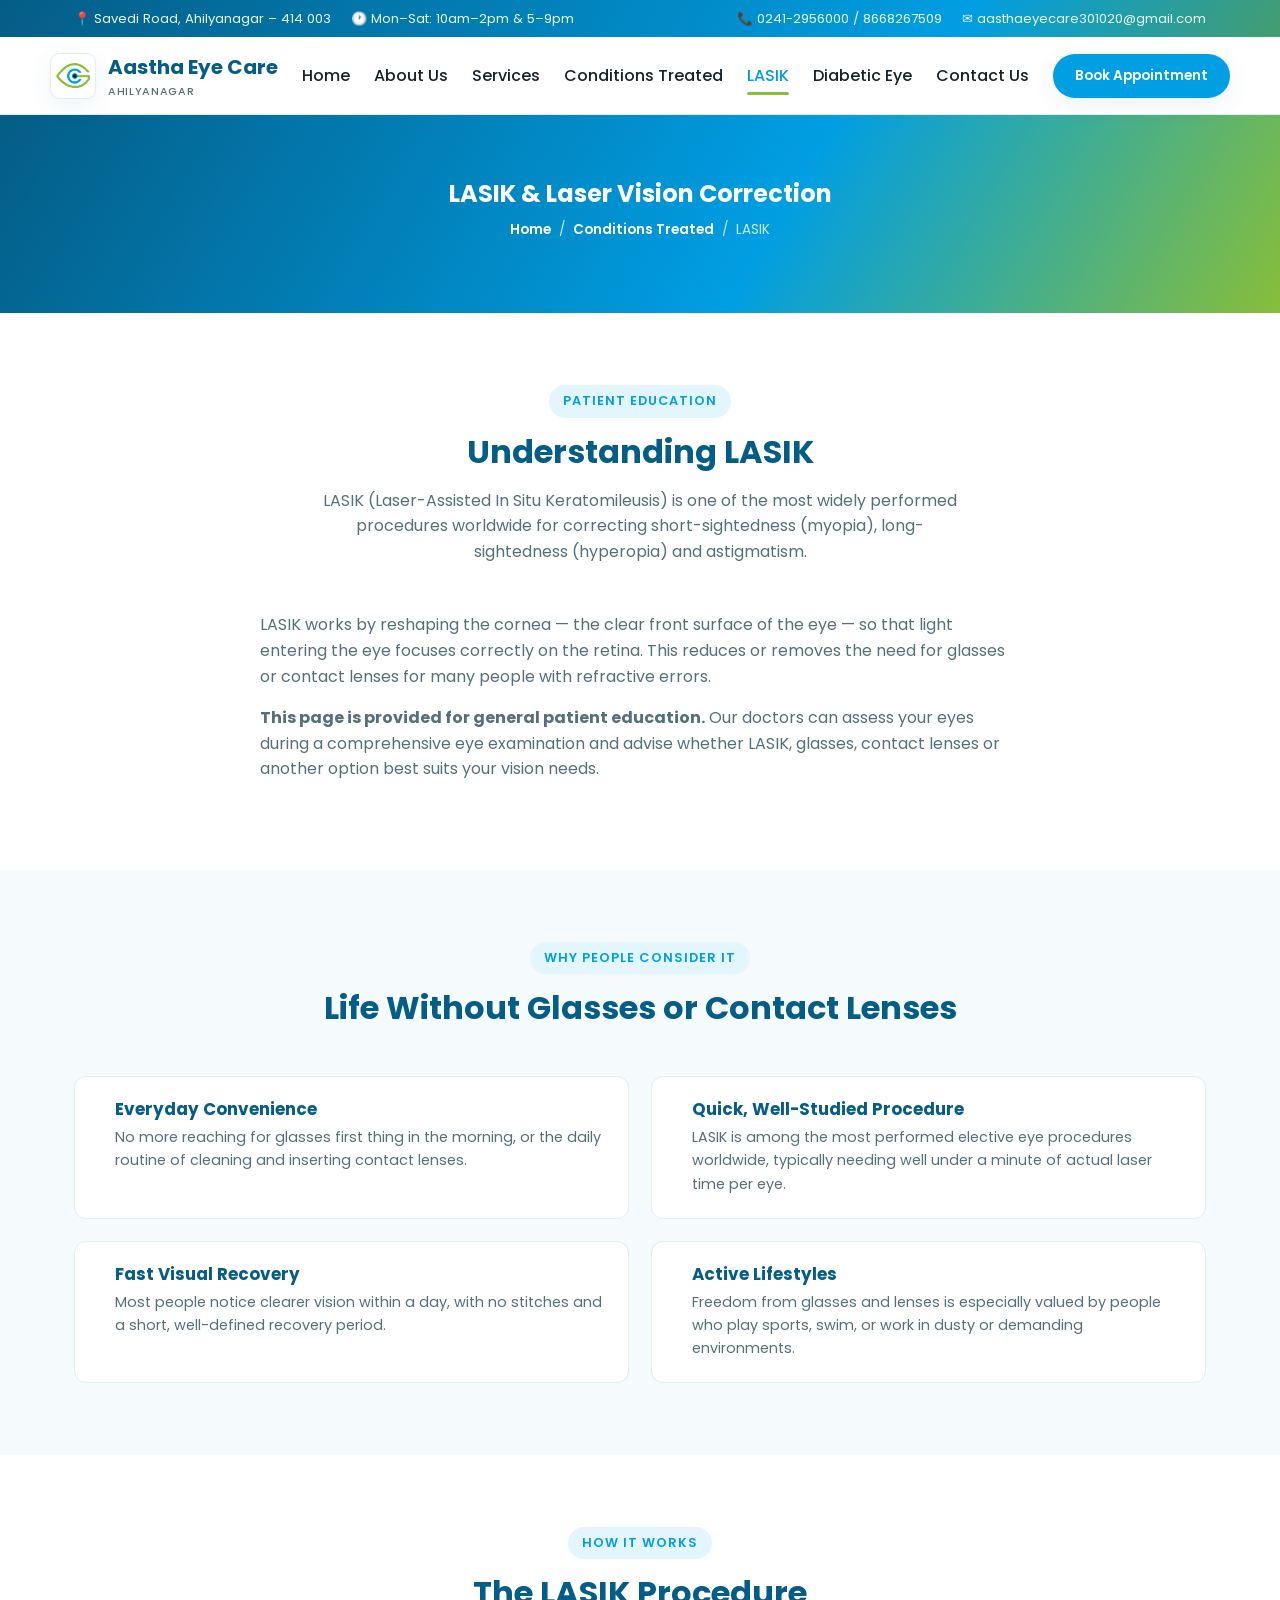
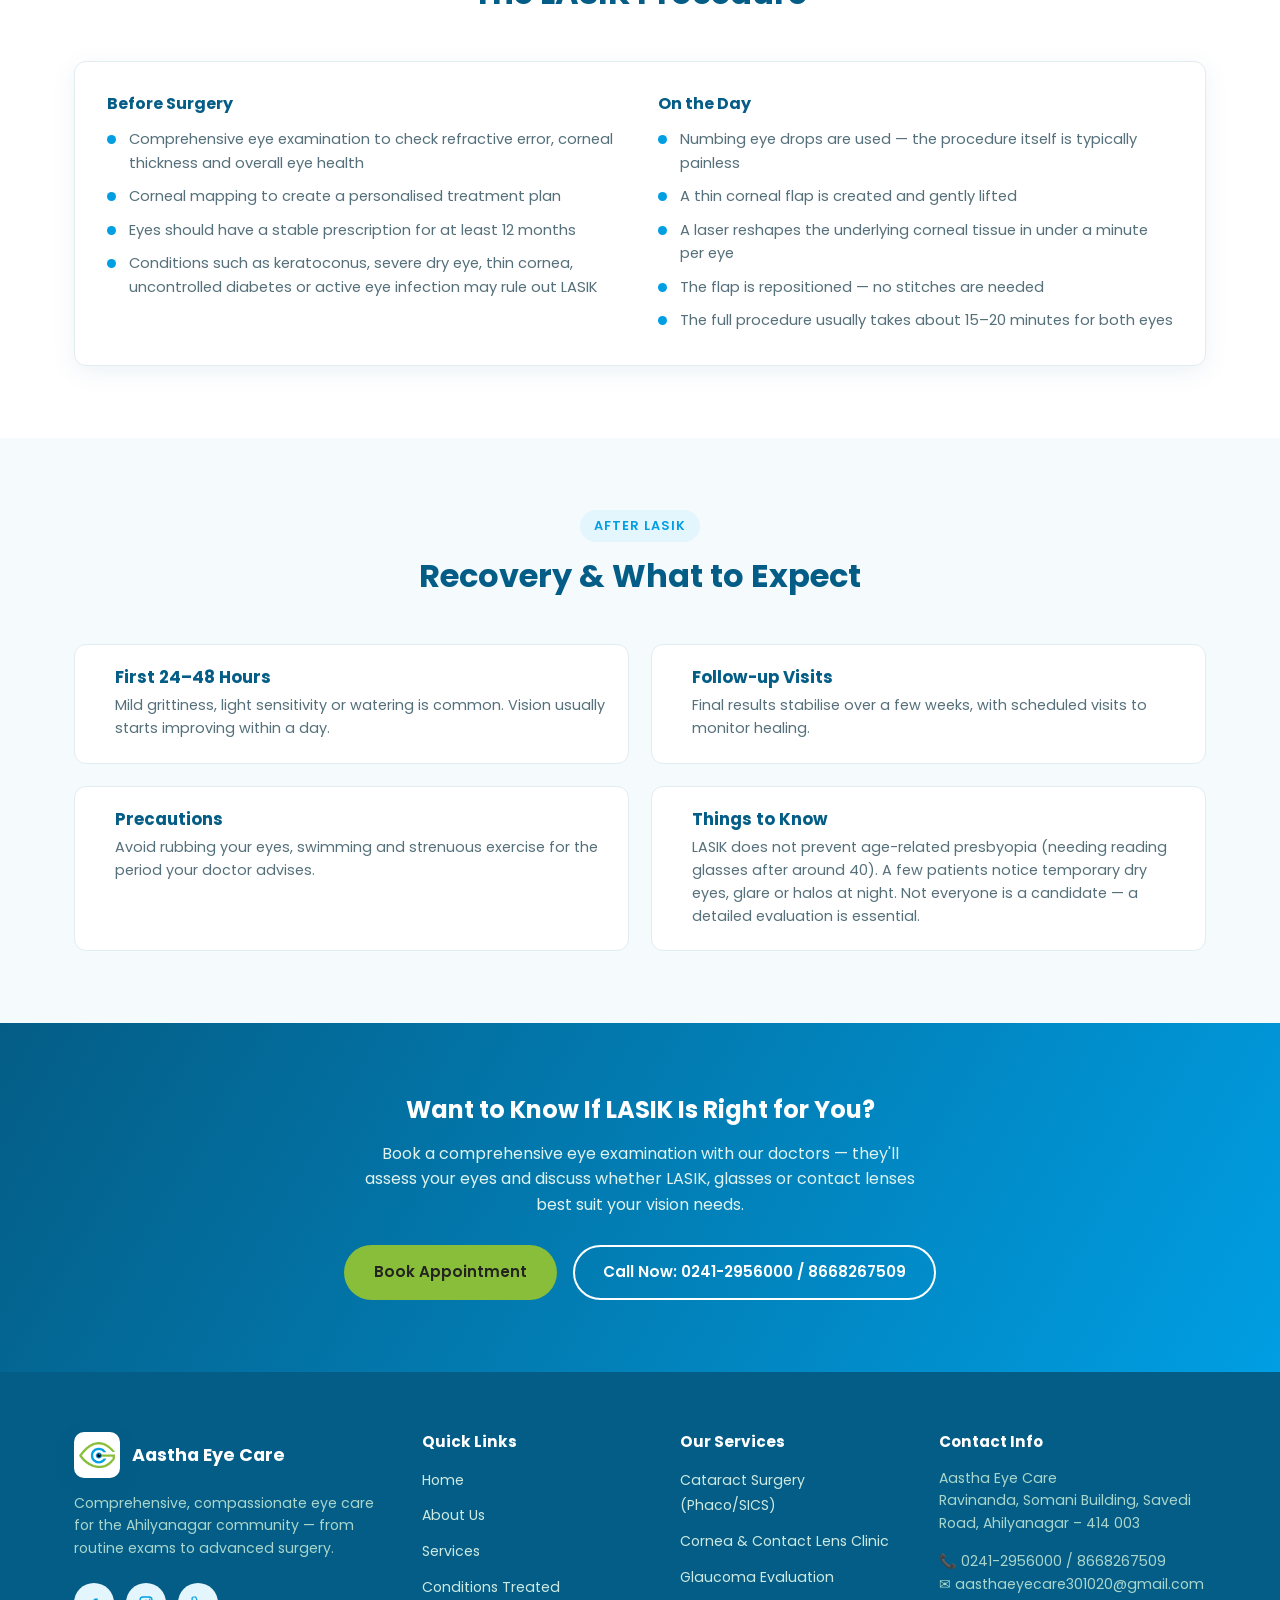
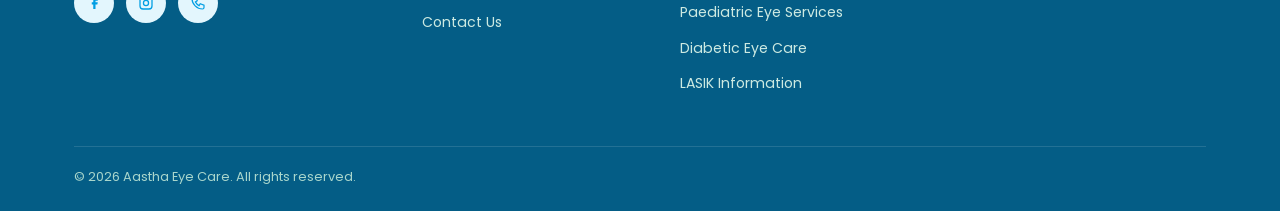
<file: aastha-eye-care/lasik.html>
<!DOCTYPE html>
<html lang="en">
<head>
<meta charset="UTF-8" />
<meta name="viewport" content="width=device-width, initial-scale=1.0" />
<title>LASIK &amp; Laser Vision Correction | Aastha Eye Care</title>
<meta name="description" content="Understand how LASIK works, who is a candidate, and what to expect — patient education from Aastha Eye Care, Savedi Road, Ahilyanagar." />
<link rel="preconnect" href="https://fonts.googleapis.com" />
<link href="https://fonts.googleapis.com/css2?family=Poppins:wght@400;500;600;700&display=swap" rel="stylesheet" />
<link rel="stylesheet" href="css/style.css" />
</head>
<body>

<div class="topbar">
  <div class="container">
    <div class="topbar-links">
      <span>📍 Savedi Road, Ahilyanagar – 414 003</span>
      <span>🕐 Mon–Sat: 10am–2pm &amp; 5–9pm</span>
    </div>
    <div class="topbar-links">
      <a href="tel:+918668267509">📞 0241-2956000 / 8668267509</a>
      <a href="mailto:aasthaeyecare301020@gmail.com">✉ aasthaeyecare301020@gmail.com</a>
    </div>
  </div>
</div>

<header class="site-header">
  <div class="container nav" id="mainNav">
    <a href="index.html" class="brand">
      <span class="brand-mark">
        <img src="images/logo-icon.png" alt="Aastha Eye Care logo" />
      </span>
      <span class="brand-text">Aastha Eye Care<small>Ahilyanagar</small></span>
    </a>
    <ul class="nav-links">
      <li><a href="index.html">Home</a></li>
      <li><a href="about.html">About Us</a></li>
      <li><a href="services.html">Services</a></li>
      <li><a href="conditions.html">Conditions Treated</a></li>
      <li><a href="lasik.html" class="active">LASIK</a></li>
      <li><a href="diabetic-eye-care.html">Diabetic Eye</a></li>
      <li><a href="contact.html">Contact Us</a></li>
    </ul>
    <div class="nav-cta">
      <a href="tel:+918668267509" class="btn btn-primary btn-sm">Book Appointment</a>
      <button class="nav-toggle" aria-label="Toggle navigation" aria-expanded="false">
        <span></span><span></span><span></span>
      </button>
    </div>
  </div>
</header>

<section class="page-header">
  <div class="container">
    <h1>LASIK &amp; Laser Vision Correction</h1>
    <p class="breadcrumb"><a href="index.html">Home</a> &nbsp;/&nbsp; <a href="conditions.html">Conditions Treated</a> &nbsp;/&nbsp; LASIK</p>
  </div>
</section>

<section>
  <div class="container">
    <div class="section-head">
      <div class="eyebrow">Patient Education</div>
      <h2>Understanding LASIK</h2>
      <p>LASIK (Laser-Assisted In Situ Keratomileusis) is one of the most widely performed procedures worldwide for correcting short-sightedness (myopia), long-sightedness (hyperopia) and astigmatism.</p>
    </div>
    <div style="max-width:760px; margin:0 auto;">
      <p>LASIK works by reshaping the cornea — the clear front surface of the eye — so that light entering the eye focuses correctly on the retina. This reduces or removes the need for glasses or contact lenses for many people with refractive errors.</p>
      <p><strong>This page is provided for general patient education.</strong> Our doctors can assess your eyes during a comprehensive eye examination and advise whether LASIK, glasses, contact lenses or another option best suits your vision needs.</p>
    </div>
  </div>
</section>

<section class="section-alt">
  <div class="container">
    <div class="section-head">
      <div class="eyebrow">Why People Consider It</div>
      <h2>Life Without Glasses or Contact Lenses</h2>
    </div>
    <div class="condition-list">
      <div class="condition-item">
        <div class="icon-wrap">
          <svg viewBox="0 0 24 24" fill="none" xmlns="http://www.w3.org/2000/svg"><path d="M12 21s-7-4.35-9.5-8.5C.7 8.6 2.4 5 6 5c2 0 3.4 1.1 4 2.2C10.6 6.1 12 5 14 5c3.6 0 5.3 3.6 3.5 7.5C19 16.65 12 21 12 21z" stroke="currentColor" stroke-width="1.8"/></svg>
        </div>
        <div>
          <h3>Everyday Convenience</h3>
          <p>No more reaching for glasses first thing in the morning, or the daily routine of cleaning and inserting contact lenses.</p>
        </div>
      </div>
      <div class="condition-item">
        <div class="icon-wrap">
          <svg viewBox="0 0 24 24" fill="none" xmlns="http://www.w3.org/2000/svg"><path d="M12 8v4l3 2" stroke="currentColor" stroke-width="1.8" stroke-linecap="round"/><circle cx="12" cy="12" r="9" stroke="currentColor" stroke-width="1.8"/></svg>
        </div>
        <div>
          <h3>Quick, Well-Studied Procedure</h3>
          <p>LASIK is among the most performed elective eye procedures worldwide, typically needing well under a minute of actual laser time per eye.</p>
        </div>
      </div>
      <div class="condition-item">
        <div class="icon-wrap">
          <svg viewBox="0 0 24 24" fill="none" xmlns="http://www.w3.org/2000/svg"><circle cx="12" cy="12" r="9" stroke="currentColor" stroke-width="1.8"/><path d="M8 12l3 3 5-6" stroke="currentColor" stroke-width="1.8" stroke-linecap="round" stroke-linejoin="round"/></svg>
        </div>
        <div>
          <h3>Fast Visual Recovery</h3>
          <p>Most people notice clearer vision within a day, with no stitches and a short, well-defined recovery period.</p>
        </div>
      </div>
      <div class="condition-item">
        <div class="icon-wrap">
          <svg viewBox="0 0 24 24" fill="none" xmlns="http://www.w3.org/2000/svg"><path d="M4 7h16M4 12h16M4 17h10" stroke="currentColor" stroke-width="1.8" stroke-linecap="round"/></svg>
        </div>
        <div>
          <h3>Active Lifestyles</h3>
          <p>Freedom from glasses and lenses is especially valued by people who play sports, swim, or work in dusty or demanding environments.</p>
        </div>
      </div>
    </div>
  </div>
</section>

<section>
  <div class="container">
    <div class="section-head">
      <div class="eyebrow">How It Works</div>
      <h2>The LASIK Procedure</h2>
    </div>
    <div class="doctor-profile">
      <div class="doctor-profile-col">
        <h4>Before Surgery</h4>
        <ul class="bullet-list">
          <li>Comprehensive eye examination to check refractive error, corneal thickness and overall eye health</li>
          <li>Corneal mapping to create a personalised treatment plan</li>
          <li>Eyes should have a stable prescription for at least 12 months</li>
          <li>Conditions such as keratoconus, severe dry eye, thin cornea, uncontrolled diabetes or active eye infection may rule out LASIK</li>
        </ul>
      </div>
      <div class="doctor-profile-col">
        <h4>On the Day</h4>
        <ul class="bullet-list">
          <li>Numbing eye drops are used — the procedure itself is typically painless</li>
          <li>A thin corneal flap is created and gently lifted</li>
          <li>A laser reshapes the underlying corneal tissue in under a minute per eye</li>
          <li>The flap is repositioned — no stitches are needed</li>
          <li>The full procedure usually takes about 15–20 minutes for both eyes</li>
        </ul>
      </div>
    </div>
  </div>
</section>

<section class="section-alt">
  <div class="container">
    <div class="section-head">
      <div class="eyebrow">After LASIK</div>
      <h2>Recovery &amp; What to Expect</h2>
    </div>
    <div class="condition-list">
      <div class="condition-item">
        <div class="icon-wrap">
          <svg viewBox="0 0 24 24" fill="none" xmlns="http://www.w3.org/2000/svg"><path d="M12 8v4l3 2" stroke="currentColor" stroke-width="1.8" stroke-linecap="round"/><circle cx="12" cy="12" r="9" stroke="currentColor" stroke-width="1.8"/></svg>
        </div>
        <div>
          <h3>First 24–48 Hours</h3>
          <p>Mild grittiness, light sensitivity or watering is common. Vision usually starts improving within a day.</p>
        </div>
      </div>
      <div class="condition-item">
        <div class="icon-wrap">
          <svg viewBox="0 0 24 24" fill="none" xmlns="http://www.w3.org/2000/svg"><circle cx="12" cy="12" r="9" stroke="currentColor" stroke-width="1.8"/><path d="M8 12l3 3 5-6" stroke="currentColor" stroke-width="1.8" stroke-linecap="round" stroke-linejoin="round"/></svg>
        </div>
        <div>
          <h3>Follow-up Visits</h3>
          <p>Final results stabilise over a few weeks, with scheduled visits to monitor healing.</p>
        </div>
      </div>
      <div class="condition-item">
        <div class="icon-wrap">
          <svg viewBox="0 0 24 24" fill="none" xmlns="http://www.w3.org/2000/svg"><path d="M2 12C2 12 5.5 5 12 5C18.5 5 22 12 22 12C22 12 18.5 19 12 19C5.5 19 2 12 2 12Z" stroke="currentColor" stroke-width="1.8"/><path d="M9 9l6 6M15 9l-6 6" stroke="currentColor" stroke-width="1.6"/></svg>
        </div>
        <div>
          <h3>Precautions</h3>
          <p>Avoid rubbing your eyes, swimming and strenuous exercise for the period your doctor advises.</p>
        </div>
      </div>
      <div class="condition-item">
        <div class="icon-wrap">
          <svg viewBox="0 0 24 24" fill="none" xmlns="http://www.w3.org/2000/svg"><path d="M12 21s-7-4.35-9.5-8.5C.7 8.6 2.4 5 6 5c2 0 3.4 1.1 4 2.2C10.6 6.1 12 5 14 5c3.6 0 5.3 3.6 3.5 7.5C19 16.65 12 21 12 21z" stroke="currentColor" stroke-width="1.8"/></svg>
        </div>
        <div>
          <h3>Things to Know</h3>
          <p>LASIK does not prevent age-related presbyopia (needing reading glasses after around 40). A few patients notice temporary dry eyes, glare or halos at night. Not everyone is a candidate — a detailed evaluation is essential.</p>
        </div>
      </div>
    </div>
  </div>
</section>

<section class="cta-band">
  <div class="container">
    <h2>Want to Know If LASIK Is Right for You?</h2>
    <p>Book a comprehensive eye examination with our doctors — they'll assess your eyes and discuss whether LASIK, glasses or contact lenses best suit your vision needs.</p>
    <div class="cta-actions">
      <a href="contact.html" class="btn btn-accent">Book Appointment</a>
      <a href="tel:+918668267509" class="btn btn-outline">Call Now: 0241-2956000 / 8668267509</a>
    </div>
  </div>
</section>

<footer class="site-footer">
  <div class="container">
    <div class="footer-grid">
      <div>
        <div class="footer-brand">
          <span class="brand-mark">
            <img src="images/logo-icon.png" alt="Aastha Eye Care logo" />
          </span>
          Aastha Eye Care
        </div>
        <p>Comprehensive, compassionate eye care for the Ahilyanagar community — from routine exams to advanced surgery.</p>
        <div class="social-row">
          <a href="#" aria-label="Facebook"><svg viewBox="0 0 24 24" fill="none" xmlns="http://www.w3.org/2000/svg"><path d="M14 9h3V6h-3c-1.7 0-3 1.3-3 3v2H9v3h2v6h3v-6h2.5l.5-3H14V9z" fill="currentColor"/></svg></a>
          <a href="#" aria-label="Instagram"><svg viewBox="0 0 24 24" fill="none" xmlns="http://www.w3.org/2000/svg"><rect x="4" y="4" width="16" height="16" rx="4" stroke="currentColor" stroke-width="1.7"/><circle cx="12" cy="12" r="3.4" stroke="currentColor" stroke-width="1.7"/><circle cx="17" cy="7" r="1" fill="currentColor"/></svg></a>
          <a href="tel:+918668267509" aria-label="Call"><svg viewBox="0 0 24 24" fill="none" xmlns="http://www.w3.org/2000/svg"><path d="M6 4h3l2 5-2.5 1.5a12 12 0 0 0 5 5L15 13l5 2v3a2 2 0 0 1-2 2C10.5 20 4 13.5 4 6a2 2 0 0 1 2-2z" stroke="currentColor" stroke-width="1.6"/></svg></a>
        </div>
      </div>
      <div>
        <h4>Quick Links</h4>
        <ul>
          <li><a href="index.html">Home</a></li>
          <li><a href="about.html">About Us</a></li>
          <li><a href="services.html">Services</a></li>
          <li><a href="conditions.html">Conditions Treated</a></li>
          <li><a href="contact.html">Contact Us</a></li>
        </ul>
      </div>
      <div>
        <h4>Our Services</h4>
        <ul>
          <li><a href="services.html">Cataract Surgery (Phaco/SICS)</a></li>
          <li><a href="services.html">Cornea &amp; Contact Lens Clinic</a></li>
          <li><a href="services.html">Glaucoma Evaluation</a></li>
          <li><a href="services.html">Paediatric Eye Services</a></li>
          <li><a href="diabetic-eye-care.html">Diabetic Eye Care</a></li>
          <li><a href="lasik.html">LASIK Information</a></li>
        </ul>
      </div>
      <div>
        <h4>Contact Info</h4>
        <p>Aastha Eye Care<br />Ravinanda, Somani Building, Savedi Road, Ahilyanagar – 414 003</p>
        <p>📞 0241-2956000 / 8668267509<br />✉ aasthaeyecare301020@gmail.com</p>
      </div>
    </div>
    <div class="footer-bottom">
      <span>© <span id="year">2026</span> Aastha Eye Care. All rights reserved.</span>
    </div>
  </div>
</footer>

<script src="js/script.js"></script>
</body>
</html>
</file>
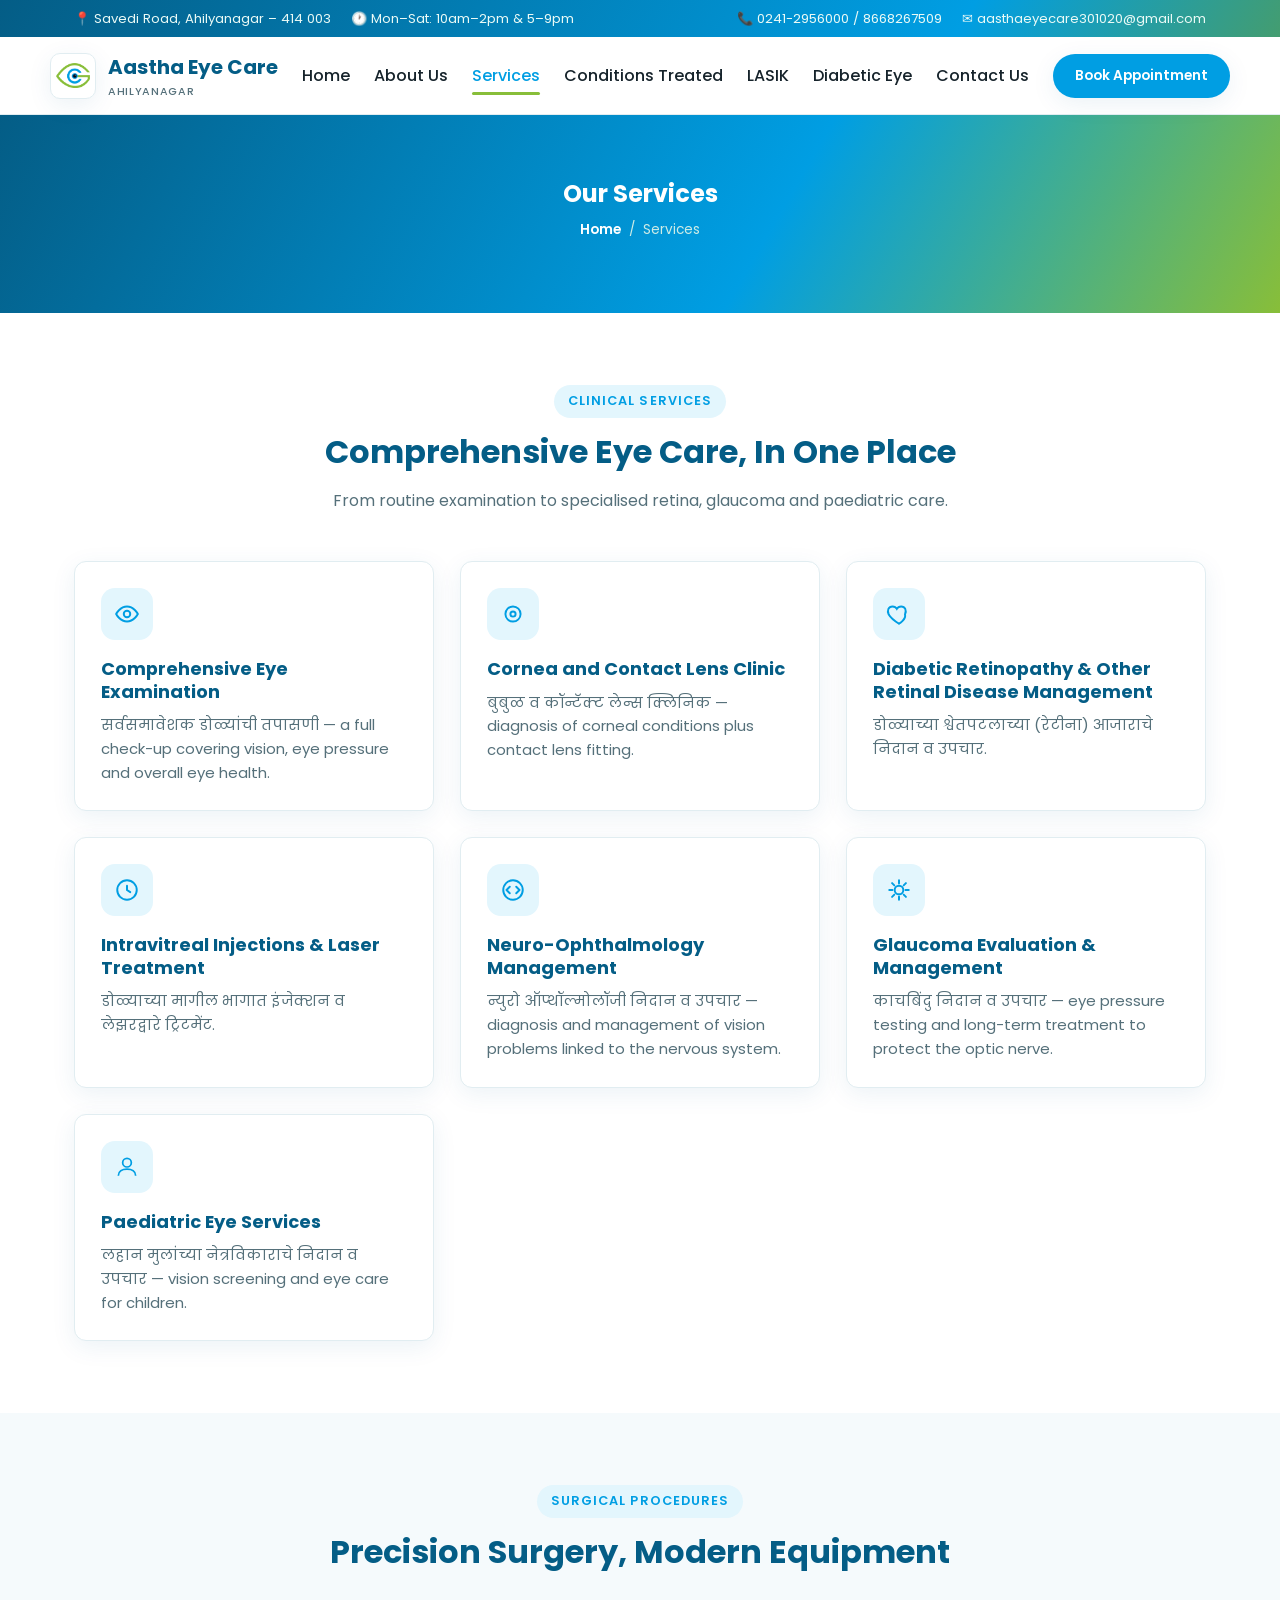
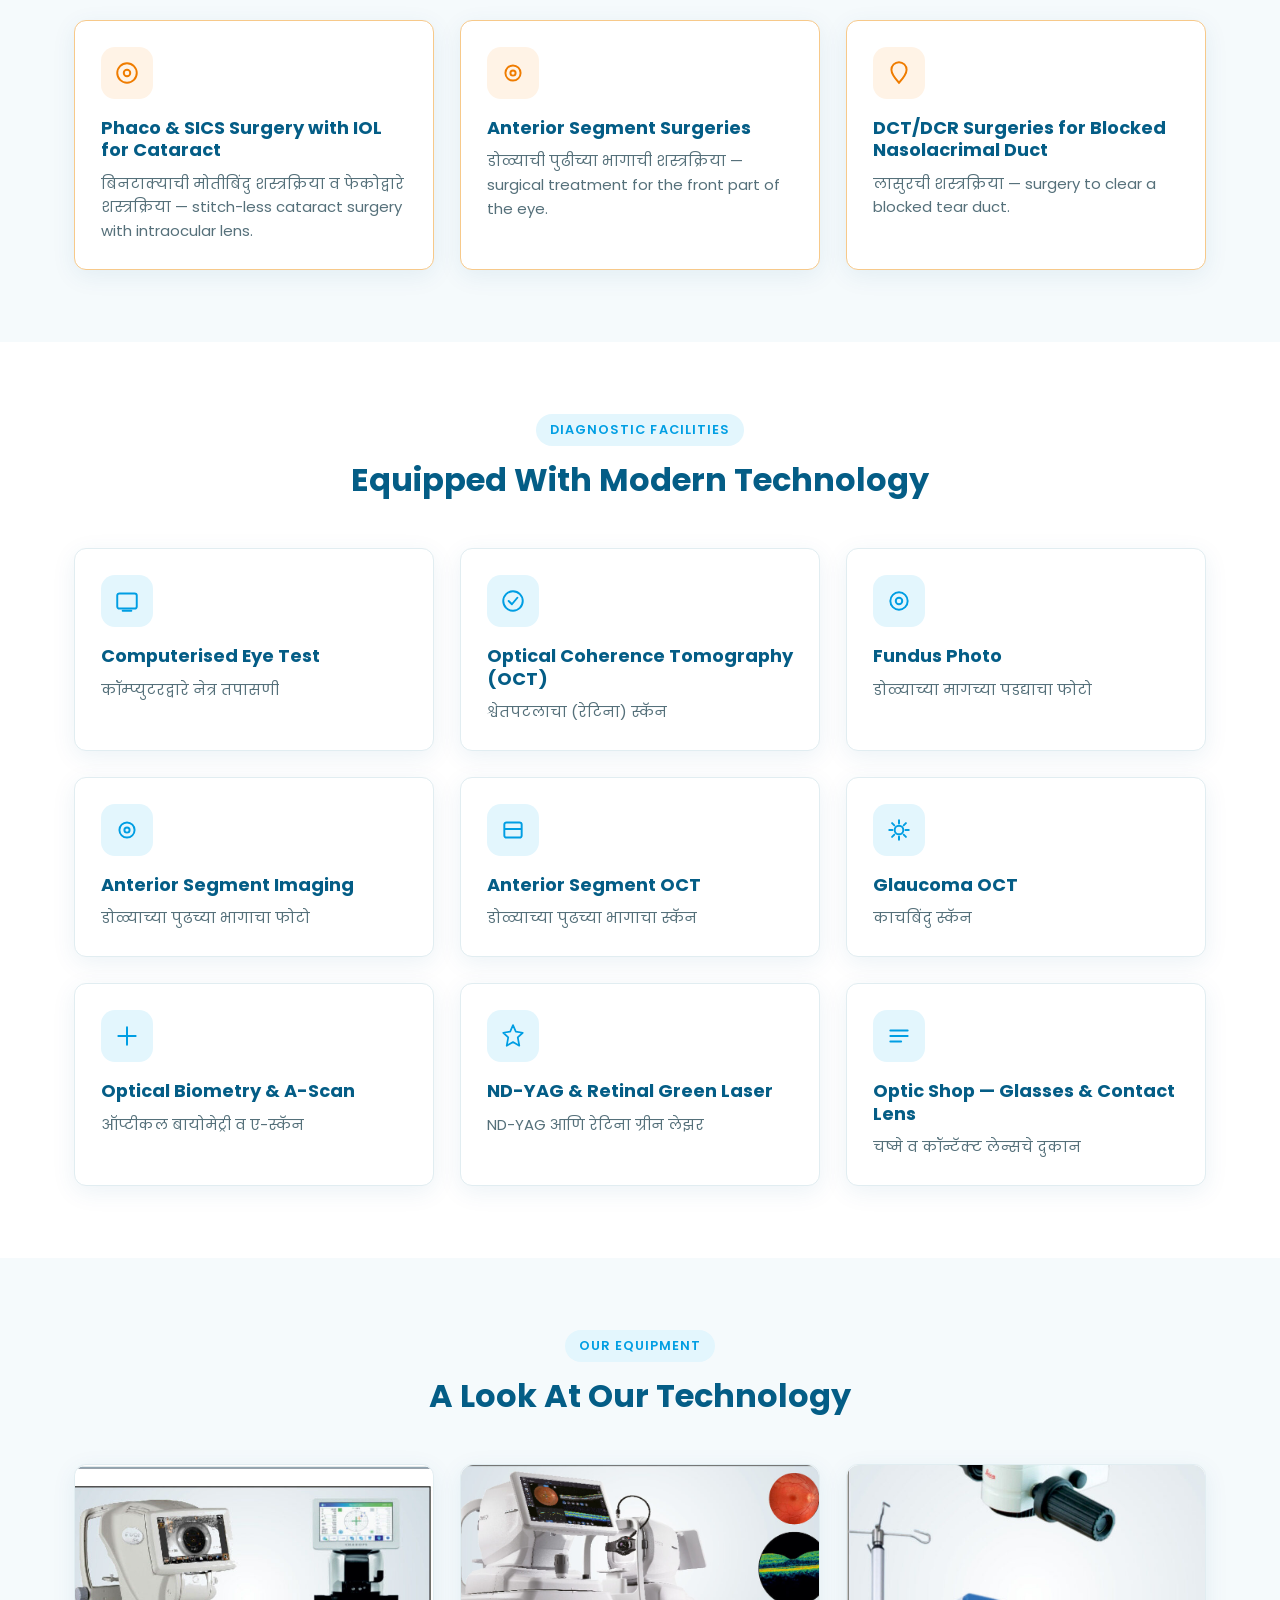
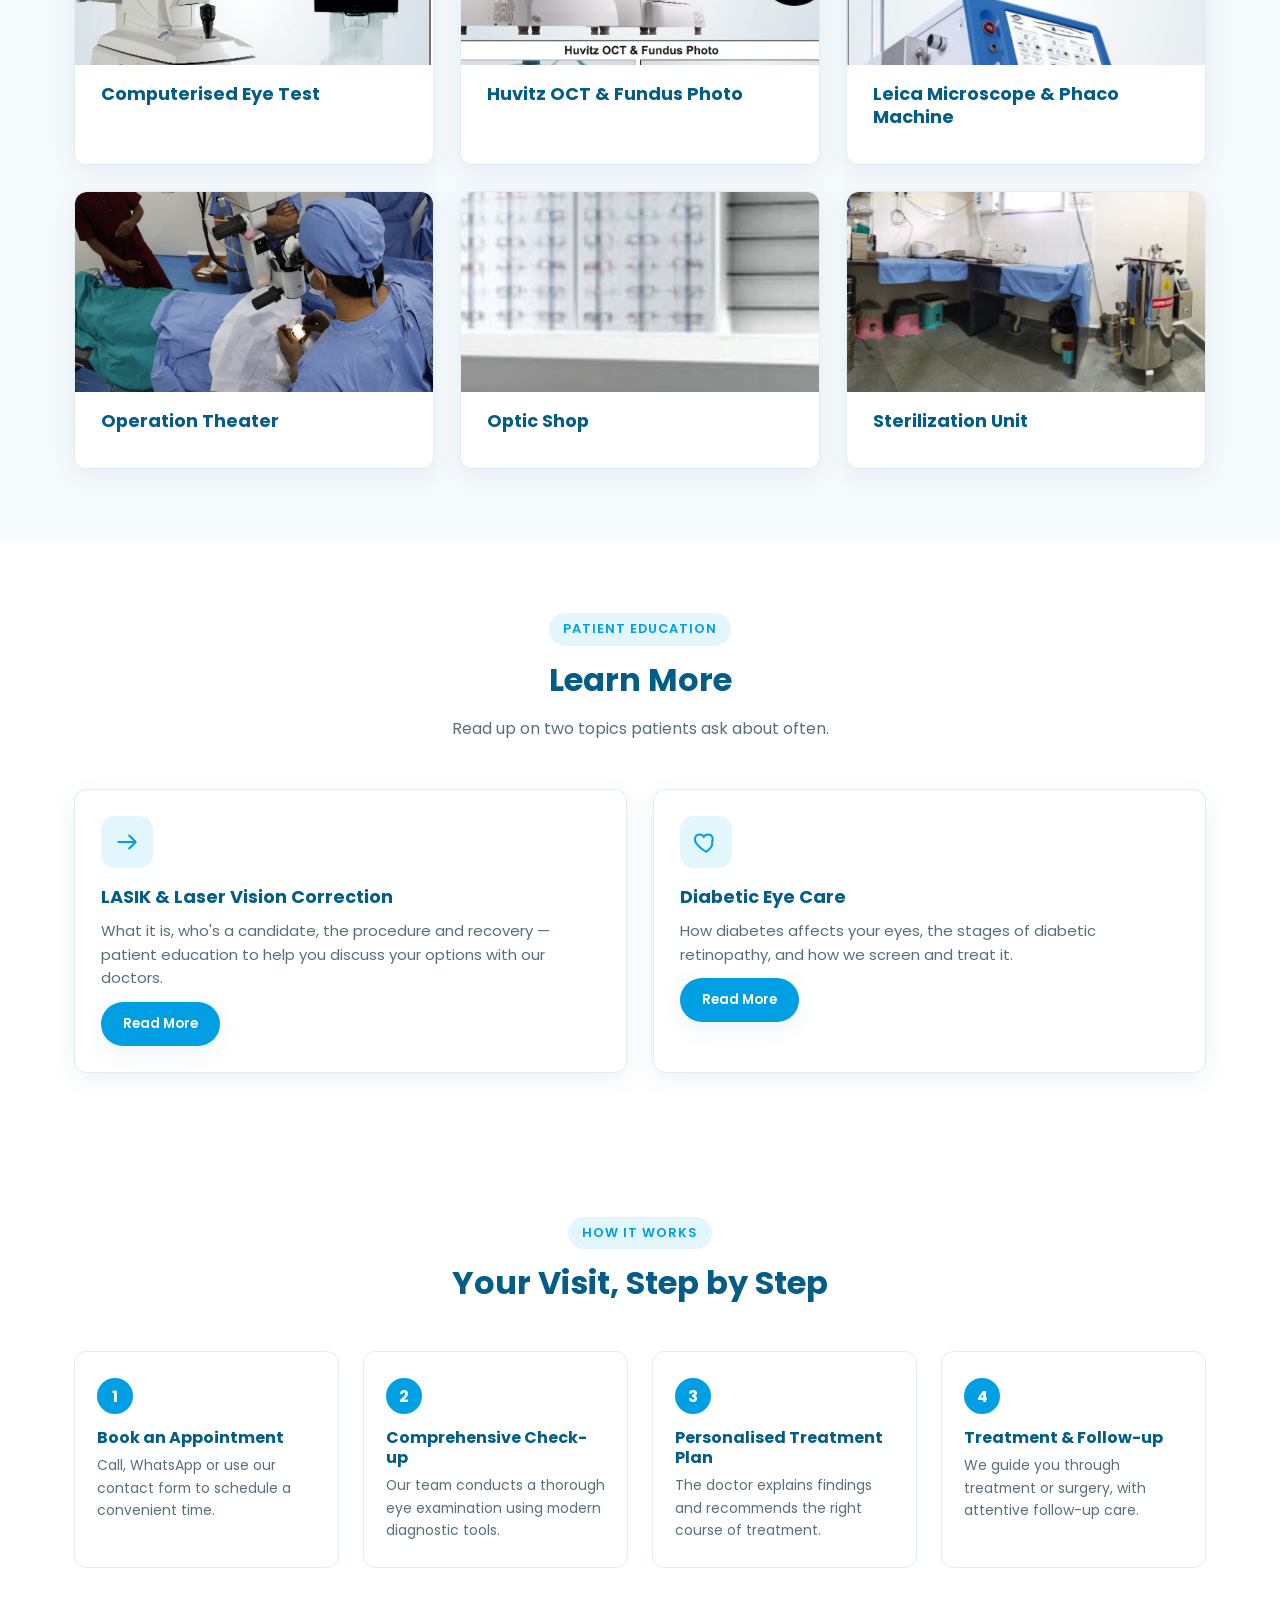
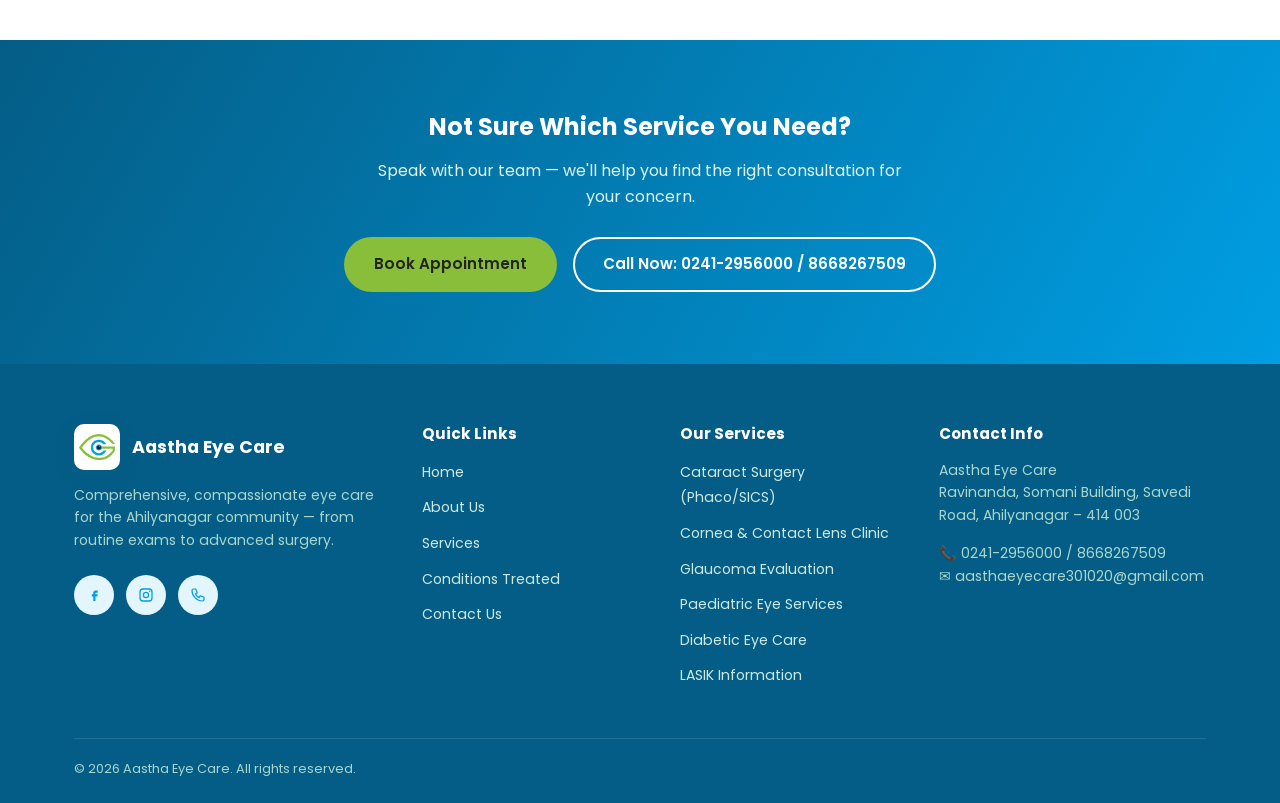
<file: aastha-eye-care/services.html>
<!DOCTYPE html>
<html lang="en">
<head>
<meta charset="UTF-8" />
<meta name="viewport" content="width=device-width, initial-scale=1.0" />
<title>Our Services | Aastha Eye Care, Ahilyanagar</title>
<meta name="description" content="Comprehensive eye examination, cornea & contact lens clinic, glaucoma and retina care, paediatric eye services, and cataract (Phaco/SICS) surgery at Aastha Eye Care, Savedi Road, Ahilyanagar." />
<link rel="preconnect" href="https://fonts.googleapis.com" />
<link href="https://fonts.googleapis.com/css2?family=Poppins:wght@400;500;600;700&display=swap" rel="stylesheet" />
<link rel="stylesheet" href="css/style.css" />
</head>
<body>

<div class="topbar">
  <div class="container">
    <div class="topbar-links">
      <span>📍 Savedi Road, Ahilyanagar – 414 003</span>
      <span>🕐 Mon–Sat: 10am–2pm &amp; 5–9pm</span>
    </div>
    <div class="topbar-links">
      <a href="tel:+918668267509">📞 0241-2956000 / 8668267509</a>
      <a href="mailto:aasthaeyecare301020@gmail.com">✉ aasthaeyecare301020@gmail.com</a>
    </div>
  </div>
</div>

<header class="site-header">
  <div class="container nav" id="mainNav">
    <a href="index.html" class="brand">
      <span class="brand-mark">
        <img src="images/logo-icon.png" alt="Aastha Eye Care logo" />
      </span>
      <span class="brand-text">Aastha Eye Care<small>Ahilyanagar</small></span>
    </a>
    <ul class="nav-links">
      <li><a href="index.html">Home</a></li>
      <li><a href="about.html">About Us</a></li>
      <li><a href="services.html" class="active">Services</a></li>
      <li><a href="conditions.html">Conditions Treated</a></li>
      <li><a href="lasik.html">LASIK</a></li>
      <li><a href="diabetic-eye-care.html">Diabetic Eye</a></li>
      <li><a href="contact.html">Contact Us</a></li>
    </ul>
    <div class="nav-cta">
      <a href="tel:+918668267509" class="btn btn-primary btn-sm">Book Appointment</a>
      <button class="nav-toggle" aria-label="Toggle navigation" aria-expanded="false">
        <span></span><span></span><span></span>
      </button>
    </div>
  </div>
</header>

<section class="page-header">
  <div class="container">
    <h1>Our Services</h1>
    <p class="breadcrumb"><a href="index.html">Home</a> &nbsp;/&nbsp; Services</p>
  </div>
</section>

<section>
  <div class="container">
    <div class="section-head">
      <div class="eyebrow">Clinical Services</div>
      <h2>Comprehensive Eye Care, In One Place</h2>
      <p>From routine examination to specialised retina, glaucoma and paediatric care.</p>
    </div>
    <div class="card-grid">

      <div class="info-card">
        <div class="icon-wrap">
          <svg viewBox="0 0 24 24" fill="none" xmlns="http://www.w3.org/2000/svg"><path d="M2 12C2 12 5.5 5 12 5C18.5 5 22 12 22 12C22 12 18.5 19 12 19C5.5 19 2 12 2 12Z" stroke="currentColor" stroke-width="1.8"/><circle cx="12" cy="12" r="3" stroke="currentColor" stroke-width="1.8"/></svg>
        </div>
        <div class="info-body">
          <h3>Comprehensive Eye Examination</h3>
          <p>सर्वसमावेशक डोळ्यांची तपासणी — a full check-up covering vision, eye pressure and overall eye health.</p>
        </div>
      </div>

      <div class="info-card">
        <div class="icon-wrap">
          <svg viewBox="0 0 24 24" fill="none" xmlns="http://www.w3.org/2000/svg"><circle cx="12" cy="12" r="7" stroke="currentColor" stroke-width="1.8"/><circle cx="12" cy="12" r="2.4" stroke="currentColor" stroke-width="1.8"/></svg>
        </div>
        <div class="info-body">
          <h3>Cornea and Contact Lens Clinic</h3>
          <p>बुबुळ व कॉन्टॅक्ट लेन्स क्लिनिक — diagnosis of corneal conditions plus contact lens fitting.</p>
        </div>
      </div>

      <div class="info-card">
        <div class="icon-wrap">
          <svg viewBox="0 0 24 24" fill="none" xmlns="http://www.w3.org/2000/svg"><path d="M12 21s-7-4.35-9.5-8.5C.7 8.6 2.4 5 6 5c2 0 3.4 1.1 4 2.2C10.6 6.1 12 5 14 5c3.6 0 5.3 3.6 3.5 7.5C19 16.65 12 21 12 21z" stroke="currentColor" stroke-width="1.8"/></svg>
        </div>
        <div class="info-body">
          <h3>Diabetic Retinopathy &amp; Other Retinal Disease Management</h3>
          <p>डोळ्याच्या श्वेतपटलाच्या (रेटीना) आजाराचे निदान व उपचार.</p>
        </div>
      </div>

      <div class="info-card">
        <div class="icon-wrap">
          <svg viewBox="0 0 24 24" fill="none" xmlns="http://www.w3.org/2000/svg"><path d="M12 8v4l3 2" stroke="currentColor" stroke-width="1.8" stroke-linecap="round"/><circle cx="12" cy="12" r="9" stroke="currentColor" stroke-width="1.8"/></svg>
        </div>
        <div class="info-body">
          <h3>Intravitreal Injections &amp; Laser Treatment</h3>
          <p>डोळ्याच्या मागील भागात इंजेक्शन व लेझरद्वारे ट्रिटमेंट.</p>
        </div>
      </div>

      <div class="info-card">
        <div class="icon-wrap">
          <svg viewBox="0 0 24 24" fill="none" xmlns="http://www.w3.org/2000/svg"><path d="M9 9l-3 3 3 3M15 9l3 3-3 3" stroke="currentColor" stroke-width="1.8" stroke-linecap="round" stroke-linejoin="round"/><circle cx="12" cy="12" r="9" stroke="currentColor" stroke-width="1.8"/></svg>
        </div>
        <div class="info-body">
          <h3>Neuro-Ophthalmology Management</h3>
          <p>न्युरो ऑप्थॉल्मोलॉजी निदान व उपचार — diagnosis and management of vision problems linked to the nervous system.</p>
        </div>
      </div>

      <div class="info-card">
        <div class="icon-wrap">
          <svg viewBox="0 0 24 24" fill="none" xmlns="http://www.w3.org/2000/svg"><path d="M12 3v3M12 18v3M3 12h3M18 12h3M5.6 5.6l2.1 2.1M16.3 16.3l2.1 2.1M5.6 18.4l2.1-2.1M16.3 7.7l2.1-2.1" stroke="currentColor" stroke-width="1.8" stroke-linecap="round"/><circle cx="12" cy="12" r="4" stroke="currentColor" stroke-width="1.8"/></svg>
        </div>
        <div class="info-body">
          <h3>Glaucoma Evaluation &amp; Management</h3>
          <p>काचबिंदु निदान व उपचार — eye pressure testing and long-term treatment to protect the optic nerve.</p>
        </div>
      </div>

      <div class="info-card">
        <div class="icon-wrap">
          <svg viewBox="0 0 24 24" fill="none" xmlns="http://www.w3.org/2000/svg"><circle cx="12" cy="8" r="4" stroke="currentColor" stroke-width="1.6"/><path d="M4 20c0-4 3.6-6 8-6s8 2 8 6" stroke="currentColor" stroke-width="1.6"/></svg>
        </div>
        <div class="info-body">
          <h3>Paediatric Eye Services</h3>
          <p>लहान मुलांच्या नेत्रविकाराचे निदान व उपचार — vision screening and eye care for children.</p>
        </div>
      </div>

    </div>
  </div>
</section>

<section class="section-alt">
  <div class="container">
    <div class="section-head">
      <div class="eyebrow">Surgical Procedures</div>
      <h2>Precision Surgery, Modern Equipment</h2>
    </div>
    <div class="card-grid">
      <div class="info-card" style="border-color:#f7c98a;">
        <div class="icon-wrap" style="background:#fff3e6; color:var(--accent-orange);">
          <svg viewBox="0 0 24 24" fill="none" xmlns="http://www.w3.org/2000/svg"><circle cx="12" cy="12" r="9" stroke="currentColor" stroke-width="1.8"/><circle cx="12" cy="12" r="3" stroke="currentColor" stroke-width="1.8"/></svg>
        </div>
        <div class="info-body">
          <h3>Phaco &amp; SICS Surgery with IOL for Cataract</h3>
          <p>बिनटाक्याची मोतीबिंदु शस्त्रक्रिया व फेकोद्वारे शस्त्रक्रिया — stitch-less cataract surgery with intraocular lens.</p>
        </div>
      </div>
      <div class="info-card" style="border-color:#f7c98a;">
        <div class="icon-wrap" style="background:#fff3e6; color:var(--accent-orange);">
          <svg viewBox="0 0 24 24" fill="none" xmlns="http://www.w3.org/2000/svg"><circle cx="12" cy="12" r="7" stroke="currentColor" stroke-width="1.8"/><circle cx="12" cy="12" r="2.4" stroke="currentColor" stroke-width="1.8"/></svg>
        </div>
        <div class="info-body">
          <h3>Anterior Segment Surgeries</h3>
          <p>डोळ्याची पुढीच्या भागाची शस्त्रक्रिया — surgical treatment for the front part of the eye.</p>
        </div>
      </div>
      <div class="info-card" style="border-color:#f7c98a;">
        <div class="icon-wrap" style="background:#fff3e6; color:var(--accent-orange);">
          <svg viewBox="0 0 24 24" fill="none" xmlns="http://www.w3.org/2000/svg"><path d="M12 21s-7-7.6-7-12a7 7 0 0 1 14 0c0 4.4-7 12-7 12z" stroke="currentColor" stroke-width="1.8"/></svg>
        </div>
        <div class="info-body">
          <h3>DCT/DCR Surgeries for Blocked Nasolacrimal Duct</h3>
          <p>लासुरची शस्त्रक्रिया — surgery to clear a blocked tear duct.</p>
        </div>
      </div>
    </div>
  </div>
</section>

<section>
  <div class="container">
    <div class="section-head">
      <div class="eyebrow">Diagnostic Facilities</div>
      <h2>Equipped With Modern Technology</h2>
    </div>
    <div class="card-grid">
      <div class="info-card">
        <div class="icon-wrap"><svg viewBox="0 0 24 24" fill="none" xmlns="http://www.w3.org/2000/svg"><rect x="3" y="5" width="18" height="14" rx="2" stroke="currentColor" stroke-width="1.8"/><path d="M8 21h8" stroke="currentColor" stroke-width="1.8" stroke-linecap="round"/></svg></div>
        <div class="info-body"><h3>Computerised Eye Test</h3><p>कॉम्प्युटरद्वारे नेत्र तपासणी</p></div>
      </div>
      <div class="info-card">
        <div class="icon-wrap"><svg viewBox="0 0 24 24" fill="none" xmlns="http://www.w3.org/2000/svg"><circle cx="12" cy="12" r="9" stroke="currentColor" stroke-width="1.8"/><path d="M8 12l3 3 5-6" stroke="currentColor" stroke-width="1.8" stroke-linecap="round" stroke-linejoin="round"/></svg></div>
        <div class="info-body"><h3>Optical Coherence Tomography (OCT)</h3><p>श्वेतपटलाचा (रेटिना) स्कॅन</p></div>
      </div>
      <div class="info-card">
        <div class="icon-wrap"><svg viewBox="0 0 24 24" fill="none" xmlns="http://www.w3.org/2000/svg"><circle cx="12" cy="12" r="8" stroke="currentColor" stroke-width="1.8"/><circle cx="12" cy="12" r="3" stroke="currentColor" stroke-width="1.8"/></svg></div>
        <div class="info-body"><h3>Fundus Photo</h3><p>डोळ्याच्या मागच्या पडद्याचा फोटो</p></div>
      </div>
      <div class="info-card">
        <div class="icon-wrap"><svg viewBox="0 0 24 24" fill="none" xmlns="http://www.w3.org/2000/svg"><circle cx="12" cy="12" r="7" stroke="currentColor" stroke-width="1.8"/><circle cx="12" cy="12" r="2.4" stroke="currentColor" stroke-width="1.8"/></svg></div>
        <div class="info-body"><h3>Anterior Segment Imaging</h3><p>डोळ्याच्या पुढच्या भागाचा फोटो</p></div>
      </div>
      <div class="info-card">
        <div class="icon-wrap"><svg viewBox="0 0 24 24" fill="none" xmlns="http://www.w3.org/2000/svg"><rect x="4" y="5" width="16" height="14" rx="2" stroke="currentColor" stroke-width="1.8"/><path d="M4 11h16" stroke="currentColor" stroke-width="1.8"/></svg></div>
        <div class="info-body"><h3>Anterior Segment OCT</h3><p>डोळ्याच्या पुढच्या भागाचा स्कॅन</p></div>
      </div>
      <div class="info-card">
        <div class="icon-wrap"><svg viewBox="0 0 24 24" fill="none" xmlns="http://www.w3.org/2000/svg"><path d="M12 3v3M12 18v3M3 12h3M18 12h3M5.6 5.6l2.1 2.1M16.3 16.3l2.1 2.1M5.6 18.4l2.1-2.1M16.3 7.7l2.1-2.1" stroke="currentColor" stroke-width="1.8" stroke-linecap="round"/><circle cx="12" cy="12" r="4" stroke="currentColor" stroke-width="1.8"/></svg></div>
        <div class="info-body"><h3>Glaucoma OCT</h3><p>काचबिंदु स्कॅन</p></div>
      </div>
      <div class="info-card">
        <div class="icon-wrap"><svg viewBox="0 0 24 24" fill="none" xmlns="http://www.w3.org/2000/svg"><path d="M4 12h16M12 4v16" stroke="currentColor" stroke-width="1.8" stroke-linecap="round"/></svg></div>
        <div class="info-body"><h3>Optical Biometry &amp; A-Scan</h3><p>ऑप्टीकल बायोमेट्री व ए-स्कॅन</p></div>
      </div>
      <div class="info-card">
        <div class="icon-wrap"><svg viewBox="0 0 24 24" fill="none" xmlns="http://www.w3.org/2000/svg"><path d="M12 2l2.6 5.9L21 9l-4.6 4.3L17.8 21 12 17.6 6.2 21l1.4-7.7L3 9l6.4-1.1L12 2z" stroke="currentColor" stroke-width="1.6" stroke-linejoin="round"/></svg></div>
        <div class="info-body"><h3>ND-YAG &amp; Retinal Green Laser</h3><p>ND-YAG आणि रेटिना ग्रीन लेझर</p></div>
      </div>
      <div class="info-card">
        <div class="icon-wrap"><svg viewBox="0 0 24 24" fill="none" xmlns="http://www.w3.org/2000/svg"><path d="M4 7h16M4 12h16M4 17h10" stroke="currentColor" stroke-width="1.8" stroke-linecap="round"/></svg></div>
        <div class="info-body"><h3>Optic Shop — Glasses &amp; Contact Lens</h3><p>चष्मे व कॉन्टॅक्ट लेन्सचे दुकान</p></div>
      </div>
    </div>
  </div>
</section>

<section class="section-alt">
  <div class="container">
    <div class="section-head">
      <div class="eyebrow">Our Equipment</div>
      <h2>A Look At Our Technology</h2>
    </div>
    <div class="card-grid">
      <div class="info-card">
        <img src="images/eq-computerised-eye-test.jpg" alt="Computerised Eye Test equipment" style="width:100%; height:200px; object-fit:cover; border-radius:12px 12px 0 0;" />
        <div class="info-body"><h3>Computerised Eye Test</h3></div>
      </div>
      <div class="info-card">
        <img src="images/eq-huvitz-oct.jpg" alt="Huvitz OCT and Fundus Photo machine" style="width:100%; height:200px; object-fit:cover; border-radius:12px 12px 0 0;" />
        <div class="info-body"><h3>Huvitz OCT &amp; Fundus Photo</h3></div>
      </div>
      <div class="info-card">
        <img src="images/eq-leica-phaco.jpg" alt="Leica microscope and Phaco machine" style="width:100%; height:200px; object-fit:cover; border-radius:12px 12px 0 0;" />
        <div class="info-body"><h3>Leica Microscope &amp; Phaco Machine</h3></div>
      </div>
      <div class="info-card">
        <img src="images/operation-theater.jpg" alt="Aastha Eye Care operation theater" style="width:100%; height:200px; object-fit:cover; border-radius:12px 12px 0 0;" />
        <div class="info-body"><h3>Operation Theater</h3></div>
      </div>
      <div class="info-card">
        <img src="images/optic-shop.jpg" alt="Aastha Eye Care optic shop" style="width:100%; height:200px; object-fit:cover; border-radius:12px 12px 0 0;" />
        <div class="info-body"><h3>Optic Shop</h3></div>
      </div>
      <div class="info-card">
        <img src="images/sterilization-unit.jpg" alt="Sterilization unit at Aastha Eye Care" style="width:100%; height:200px; object-fit:cover; border-radius:12px 12px 0 0;" />
        <div class="info-body"><h3>Sterilization Unit</h3></div>
      </div>
    </div>
  </div>
</section>

<section>
  <div class="container">
    <div class="section-head">
      <div class="eyebrow">Patient Education</div>
      <h2>Learn More</h2>
      <p>Read up on two topics patients ask about often.</p>
    </div>
    <div class="card-grid" style="grid-template-columns:repeat(2,1fr);">
      <div class="info-card">
        <div class="icon-wrap">
          <svg viewBox="0 0 24 24" fill="none" xmlns="http://www.w3.org/2000/svg"><path d="M4 12h16M14 6l6 6-6 6" stroke="currentColor" stroke-width="1.8" stroke-linecap="round" stroke-linejoin="round"/></svg>
        </div>
        <div class="info-body">
          <h3>LASIK &amp; Laser Vision Correction</h3>
          <p>What it is, who's a candidate, the procedure and recovery — patient education to help you discuss your options with our doctors.</p>
          <a href="lasik.html" class="btn btn-primary btn-sm" style="margin-top:12px;">Read More</a>
        </div>
      </div>
      <div class="info-card">
        <div class="icon-wrap">
          <svg viewBox="0 0 24 24" fill="none" xmlns="http://www.w3.org/2000/svg"><path d="M12 21s-7-4.35-9.5-8.5C.7 8.6 2.4 5 6 5c2 0 3.4 1.1 4 2.2C10.6 6.1 12 5 14 5c3.6 0 5.3 3.6 3.5 7.5C19 16.65 12 21 12 21z" stroke="currentColor" stroke-width="1.8"/></svg>
        </div>
        <div class="info-body">
          <h3>Diabetic Eye Care</h3>
          <p>How diabetes affects your eyes, the stages of diabetic retinopathy, and how we screen and treat it.</p>
          <a href="diabetic-eye-care.html" class="btn btn-primary btn-sm" style="margin-top:12px;">Read More</a>
        </div>
      </div>
    </div>
  </div>
</section>

<section>
  <div class="container">
    <div class="section-head">
      <div class="eyebrow">How It Works</div>
      <h2>Your Visit, Step by Step</h2>
    </div>
    <div class="process-steps">
      <div class="process-step">
        <div class="step-num">1</div>
        <h4>Book an Appointment</h4>
        <p>Call, WhatsApp or use our contact form to schedule a convenient time.</p>
      </div>
      <div class="process-step">
        <div class="step-num">2</div>
        <h4>Comprehensive Check-up</h4>
        <p>Our team conducts a thorough eye examination using modern diagnostic tools.</p>
      </div>
      <div class="process-step">
        <div class="step-num">3</div>
        <h4>Personalised Treatment Plan</h4>
        <p>The doctor explains findings and recommends the right course of treatment.</p>
      </div>
      <div class="process-step">
        <div class="step-num">4</div>
        <h4>Treatment &amp; Follow-up</h4>
        <p>We guide you through treatment or surgery, with attentive follow-up care.</p>
      </div>
    </div>
  </div>
</section>

<section class="cta-band">
  <div class="container">
    <h2>Not Sure Which Service You Need?</h2>
    <p>Speak with our team — we'll help you find the right consultation for your concern.</p>
    <div class="cta-actions">
      <a href="contact.html" class="btn btn-accent">Book Appointment</a>
      <a href="tel:+918668267509" class="btn btn-outline">Call Now: 0241-2956000 / 8668267509</a>
    </div>
  </div>
</section>

<footer class="site-footer">
  <div class="container">
    <div class="footer-grid">
      <div>
        <div class="footer-brand">
          <span class="brand-mark">
            <img src="images/logo-icon.png" alt="Aastha Eye Care logo" />
          </span>
          Aastha Eye Care
        </div>
        <p>Comprehensive, compassionate eye care for the Ahilyanagar community — from routine exams to advanced surgery.</p>
        <div class="social-row">
          <a href="#" aria-label="Facebook"><svg viewBox="0 0 24 24" fill="none" xmlns="http://www.w3.org/2000/svg"><path d="M14 9h3V6h-3c-1.7 0-3 1.3-3 3v2H9v3h2v6h3v-6h2.5l.5-3H14V9z" fill="currentColor"/></svg></a>
          <a href="#" aria-label="Instagram"><svg viewBox="0 0 24 24" fill="none" xmlns="http://www.w3.org/2000/svg"><rect x="4" y="4" width="16" height="16" rx="4" stroke="currentColor" stroke-width="1.7"/><circle cx="12" cy="12" r="3.4" stroke="currentColor" stroke-width="1.7"/><circle cx="17" cy="7" r="1" fill="currentColor"/></svg></a>
          <a href="tel:+918668267509" aria-label="Call"><svg viewBox="0 0 24 24" fill="none" xmlns="http://www.w3.org/2000/svg"><path d="M6 4h3l2 5-2.5 1.5a12 12 0 0 0 5 5L15 13l5 2v3a2 2 0 0 1-2 2C10.5 20 4 13.5 4 6a2 2 0 0 1 2-2z" stroke="currentColor" stroke-width="1.6"/></svg></a>
        </div>
      </div>
      <div>
        <h4>Quick Links</h4>
        <ul>
          <li><a href="index.html">Home</a></li>
          <li><a href="about.html">About Us</a></li>
          <li><a href="services.html">Services</a></li>
          <li><a href="conditions.html">Conditions Treated</a></li>
          <li><a href="contact.html">Contact Us</a></li>
        </ul>
      </div>
      <div>
        <h4>Our Services</h4>
        <ul>
          <li><a href="services.html">Cataract Surgery (Phaco/SICS)</a></li>
          <li><a href="services.html">Cornea &amp; Contact Lens Clinic</a></li>
          <li><a href="services.html">Glaucoma Evaluation</a></li>
          <li><a href="services.html">Paediatric Eye Services</a></li>
          <li><a href="diabetic-eye-care.html">Diabetic Eye Care</a></li>
          <li><a href="lasik.html">LASIK Information</a></li>
        </ul>
      </div>
      <div>
        <h4>Contact Info</h4>
        <p>Aastha Eye Care<br />Ravinanda, Somani Building, Savedi Road, Ahilyanagar – 414 003</p>
        <p>📞 0241-2956000 / 8668267509<br />✉ aasthaeyecare301020@gmail.com</p>
      </div>
    </div>
    <div class="footer-bottom">
      <span>© <span id="year">2026</span> Aastha Eye Care. All rights reserved.</span>
    </div>
  </div>
</footer>

<script src="js/script.js"></script>
</body>
</html>
</file>
<file: aastha-eye-care/css/style.css>
/* ===========================================================
   Aastha Eye Care — Global Styles
   =========================================================== */

:root {
  /* Brand palette sampled directly from the Aastha Eye Care logo & brochure */
  --primary: #009ee3;        /* brand cyan-blue (logo ring, section headers) */
  --primary-dark: #045d86;   /* deepened blue for gradients / footer */
  --primary-light: #e3f6fd;  /* light blue tint for pills, card accents */
  --green: #88be39;          /* brand green (logo eye outline) */
  --green-dark: #6c9c2b;
  --green-light: #eef6e2;    /* light green tint */
  --accent: #88be39;         /* buttons / CTAs use brand green */
  --accent-orange: #ef7c00;  /* brochure's surgery-highlight / award orange */
  --text: #16232b;
  --text-light: #55707a;
  --bg: #ffffff;
  --bg-alt: #f5fafc;
  --border: #e1edf1;
  --radius: 12px;
  --shadow: 0 6px 24px rgba(0, 93, 134, 0.08);
  --shadow-strong: 0 10px 32px rgba(0, 93, 134, 0.16);
  --max-width: 1180px;
}

* {
  box-sizing: border-box;
}

html {
  scroll-behavior: smooth;
}

body {
  margin: 0;
  font-family: "Poppins", "Segoe UI", Arial, sans-serif;
  color: var(--text);
  background: var(--bg);
  line-height: 1.6;
}

img {
  max-width: 100%;
  display: block;
}

a {
  text-decoration: none;
  color: inherit;
}

ul {
  list-style: none;
  margin: 0;
  padding: 0;
}

h1, h2, h3, h4 {
  font-family: "Poppins", "Segoe UI", Arial, sans-serif;
  line-height: 1.25;
  margin: 0 0 16px;
  color: var(--primary-dark);
}

p {
  margin: 0 0 16px;
  color: var(--text-light);
}

.container {
  max-width: var(--max-width);
  margin: 0 auto;
  padding: 0 24px;
}

section {
  padding: 72px 0;
}

.section-alt {
  background: var(--bg-alt);
}

.eyebrow {
  display: inline-block;
  color: var(--primary);
  font-weight: 600;
  letter-spacing: 0.08em;
  text-transform: uppercase;
  font-size: 0.8rem;
  background: var(--primary-light);
  padding: 6px 14px;
  border-radius: 999px;
  margin-bottom: 14px;
}

.section-head {
  max-width: 640px;
  margin: 0 auto 48px;
  text-align: center;
}

.section-head h2 {
  font-size: 2rem;
}

/* -------------------- Buttons -------------------- */
.btn {
  display: inline-flex;
  align-items: center;
  gap: 8px;
  padding: 13px 28px;
  border-radius: 999px;
  font-weight: 600;
  font-size: 0.95rem;
  cursor: pointer;
  border: 2px solid transparent;
  transition: transform 0.15s ease, box-shadow 0.15s ease, background 0.15s ease, color 0.15s ease;
}

.btn-primary {
  background: var(--primary);
  color: #fff;
  box-shadow: var(--shadow);
}

.btn-primary:hover {
  background: var(--primary-dark);
  transform: translateY(-2px);
}

.btn-outline {
  background: transparent;
  border-color: #fff;
  color: #fff;
}

.btn-outline:hover {
  background: #fff;
  color: var(--primary-dark);
  transform: translateY(-2px);
}

.btn-accent {
  background: var(--accent);
  color: #23231f;
}

.btn-accent:hover {
  transform: translateY(-2px);
  box-shadow: var(--shadow);
}

.btn-sm {
  padding: 9px 20px;
  font-size: 0.85rem;
}

/* -------------------- Top bar -------------------- */
.topbar {
  background: linear-gradient(120deg, var(--primary-dark), var(--primary) 75%, var(--green-dark) 115%);
  color: #eafaf6;
  font-size: 0.82rem;
}

.topbar .container {
  display: flex;
  justify-content: space-between;
  align-items: center;
  padding-top: 8px;
  padding-bottom: 8px;
  flex-wrap: wrap;
  gap: 6px;
}

.topbar a {
  color: #eafaf6;
}

.topbar-links {
  display: flex;
  gap: 20px;
  flex-wrap: wrap;
}

.topbar-links span,
.topbar-links a {
  display: inline-flex;
  align-items: center;
  gap: 6px;
}

/* -------------------- Header / Nav -------------------- */
header.site-header {
  position: sticky;
  top: 0;
  z-index: 100;
  background: rgba(255, 255, 255, 0.96);
  backdrop-filter: blur(6px);
  border-bottom: 1px solid var(--border);
}

.nav {
  display: flex;
  align-items: center;
  justify-content: space-between;
  padding: 14px 0;
}

.brand {
  display: flex;
  align-items: center;
  gap: 12px;
  font-weight: 700;
  font-size: 1.25rem;
  color: var(--primary-dark);
}

.brand-mark {
  width: 46px;
  height: 46px;
  border-radius: 10px;
  background: #ffffff;
  border: 1px solid var(--border);
  box-shadow: var(--shadow);
  display: flex;
  align-items: center;
  justify-content: center;
  flex-shrink: 0;
  padding: 5px;
}

.brand-mark img {
  width: 100%;
  height: 100%;
  object-fit: contain;
}

.brand-text small {
  display: block;
  font-size: 0.68rem;
  font-weight: 500;
  letter-spacing: 0.06em;
  text-transform: uppercase;
  color: var(--text-light);
}

.nav-links {
  display: flex;
  align-items: center;
  gap: 24px;
}

.nav-links a {
  font-weight: 500;
  color: var(--text);
  position: relative;
  padding: 6px 0;
}

.nav-links a.active,
.nav-links a:hover {
  color: var(--primary);
}

.nav-links a.active::after {
  content: "";
  position: absolute;
  left: 0;
  right: 0;
  bottom: -2px;
  height: 3px;
  border-radius: 3px;
  background: var(--accent);
}

.nav-cta {
  display: flex;
  align-items: center;
  gap: 14px;
}

.nav-toggle {
  display: none;
  flex-direction: column;
  gap: 5px;
  background: none;
  border: none;
  cursor: pointer;
  padding: 6px;
}

.nav-toggle span {
  width: 26px;
  height: 3px;
  background: var(--primary-dark);
  border-radius: 3px;
}

/* -------------------- Hero -------------------- */
.hero {
  background-image: linear-gradient(
      100deg,
      rgba(3, 25, 38, 0.92) 0%,
      rgba(4, 50, 75, 0.82) 30%,
      rgba(4, 68, 100, 0.5) 52%,
      rgba(4, 68, 100, 0.18) 68%,
      rgba(4, 68, 100, 0.12) 100%
    ),
    url("../images/clinic-exterior-hero.jpg");
  background-size: cover;
  background-position: 68% 25%;
  background-repeat: no-repeat;
  color: #fff;
  position: relative;
  overflow: hidden;
}

.hero .container {
  padding-top: 88px;
  padding-bottom: 88px;
}

.hero-copy {
  max-width: 640px;
}

.hero h1 {
  color: #fff;
  font-size: 2.6rem;
  margin-bottom: 18px;
}

.hero p.lead {
  color: #dff3ef;
  font-size: 1.08rem;
  max-width: 520px;
}

.hero-actions {
  display: flex;
  gap: 16px;
  flex-wrap: wrap;
  margin-top: 28px;
}

.hero-stats {
  display: flex;
  gap: 28px;
  margin-top: 44px;
  flex-wrap: wrap;
}

.hero-stats div strong {
  display: block;
  font-size: 1.6rem;
  color: #fff;
}

.hero-stats div span {
  font-size: 0.82rem;
  color: #cdece6;
}

.hero-credit {
  position: absolute;
  right: 24px;
  bottom: 20px;
  display: inline-flex;
  align-items: center;
  gap: 6px;
  background: rgba(4, 44, 66, 0.55);
  border: 1px solid rgba(255, 255, 255, 0.25);
  backdrop-filter: blur(3px);
  color: #eafaf6;
  font-size: 0.75rem;
  padding: 7px 14px;
  border-radius: 999px;
}

/* -------------------- Marquee strip -------------------- */
.marquee-strip {
  background: var(--accent-orange);
  overflow: hidden;
  padding: 13px 0;
  white-space: nowrap;
}

.marquee-track {
  display: inline-flex;
  width: max-content;
  animation: marquee-scroll 26s linear infinite;
}

.marquee-group {
  display: inline-flex;
  align-items: center;
  flex-shrink: 0;
}

.marquee-track span {
  display: inline-flex;
  align-items: center;
  gap: 10px;
  color: #fff;
  font-weight: 700;
  font-size: 0.92rem;
  letter-spacing: 0.03em;
  text-transform: uppercase;
  padding: 0 28px;
  border-right: 1px solid rgba(255, 255, 255, 0.35);
}

@keyframes marquee-scroll {
  from {
    transform: translateX(0);
  }
  to {
    transform: translateX(-50%);
  }
}

@media (prefers-reduced-motion: reduce) {
  .marquee-track {
    animation: none;
  }
}

/* -------------------- Highlights / features -------------------- */
.features-grid {
  display: grid;
  grid-template-columns: repeat(4, 1fr);
  gap: 24px;
}

.feature-card {
  background: var(--bg);
  border: 1px solid var(--border);
  border-radius: var(--radius);
  padding: 28px 22px;
  text-align: center;
  transition: transform 0.2s ease, box-shadow 0.2s ease;
}

.feature-card:hover {
  transform: translateY(-6px);
  box-shadow: var(--shadow-strong);
}

.feature-icon {
  width: 56px;
  height: 56px;
  border-radius: 16px;
  background: var(--primary-light);
  color: var(--primary);
  display: flex;
  align-items: center;
  justify-content: center;
  margin: 0 auto 16px;
}

.feature-icon svg {
  width: 28px;
  height: 28px;
}

.feature-card h3 {
  font-size: 1.05rem;
  margin-bottom: 8px;
}

.feature-card p {
  font-size: 0.92rem;
  margin: 0;
}

/* -------------------- Cards grid (services / conditions) -------------------- */
.card-grid {
  display: grid;
  grid-template-columns: repeat(3, 1fr);
  gap: 26px;
}

.info-card {
  background: var(--bg);
  border: 1px solid var(--border);
  border-radius: var(--radius);
  overflow: hidden;
  box-shadow: var(--shadow);
  transition: transform 0.2s ease, box-shadow 0.2s ease;
  display: flex;
  flex-direction: column;
}

.info-card:hover {
  transform: translateY(-6px);
  box-shadow: var(--shadow-strong);
}

.info-card .icon-wrap {
  width: 52px;
  height: 52px;
  border-radius: 14px;
  background: var(--primary-light);
  color: var(--primary);
  display: flex;
  align-items: center;
  justify-content: center;
  margin: 26px 26px 0;
}

.info-card .icon-wrap svg {
  width: 26px;
  height: 26px;
}

.info-card .info-body {
  padding: 18px 26px 26px;
}

.info-card h3 {
  font-size: 1.12rem;
  margin-bottom: 10px;
}

.info-card p {
  font-size: 0.93rem;
  margin: 0;
}

.tag-pill {
  display: inline-block;
  font-size: 0.72rem;
  font-weight: 600;
  letter-spacing: 0.03em;
  text-transform: uppercase;
  padding: 4px 12px;
  border-radius: 999px;
  background: var(--primary-light);
  color: var(--primary);
  margin: 26px 26px 0;
  width: fit-content;
}

/* -------------------- Google review strip -------------------- */
.review-strip {
  background: var(--bg-alt);
  border-top: 1px solid var(--border);
  border-bottom: 1px solid var(--border);
}

.review-strip-head {
  display: flex;
  align-items: center;
  justify-content: space-between;
  flex-wrap: wrap;
  gap: 20px;
  margin-bottom: 32px;
}

.review-summary {
  display: flex;
  align-items: center;
  gap: 16px;
}

.google-g {
  width: 44px;
  height: 44px;
  flex-shrink: 0;
}

.review-score strong {
  font-size: 1.9rem;
  color: var(--text);
  margin-right: 8px;
}

.stars {
  color: var(--accent-orange);
  letter-spacing: 2px;
  font-size: 1.05rem;
}

.review-score p {
  margin: 4px 0 0;
  font-size: 0.85rem;
}

.review-track {
  display: grid;
  grid-template-columns: repeat(4, 1fr);
  gap: 22px;
}

.review-card {
  background: #fff;
  border: 1px solid var(--border);
  border-radius: var(--radius);
  padding: 22px;
  box-shadow: var(--shadow);
}

.review-card-top {
  display: flex;
  align-items: center;
  gap: 12px;
  margin-bottom: 12px;
}

.review-avatar {
  width: 42px;
  height: 42px;
  border-radius: 50%;
  background: var(--primary);
  color: #fff;
  display: flex;
  align-items: center;
  justify-content: center;
  font-weight: 700;
  font-size: 0.95rem;
  flex-shrink: 0;
}

.review-name {
  font-weight: 600;
  font-size: 0.92rem;
  color: var(--text);
}

.review-date {
  font-size: 0.75rem;
  color: var(--text-light);
}

.review-card .stars {
  font-size: 0.9rem;
  display: block;
  margin-bottom: 8px;
}

.review-card p {
  font-size: 0.88rem;
  margin: 0;
  color: var(--text-light);
}

.review-note {
  text-align: center;
  font-size: 0.78rem;
  color: var(--text-light);
  margin-top: 22px;
}

/* -------------------- CTA band -------------------- */
.cta-band {
  background: linear-gradient(120deg, var(--primary-dark), var(--primary));
  color: #fff;
  text-align: center;
}

.cta-band h2 {
  color: #fff;
}

.cta-band p {
  color: #dff3ef;
  max-width: 560px;
  margin: 0 auto 28px;
}

.cta-actions {
  display: flex;
  justify-content: center;
  gap: 16px;
  flex-wrap: wrap;
}

/* -------------------- Page header (inner pages) -------------------- */
.page-header {
  background: linear-gradient(120deg, var(--primary-dark), var(--primary) 60%, var(--green));
  color: #fff;
  padding: 64px 0 56px;
  text-align: center;
}

.page-header h1 {
  color: #fff;
  margin-bottom: 10px;
}

.breadcrumb {
  font-size: 0.85rem;
  color: #cdece6;
}

.breadcrumb a {
  color: #fff;
  font-weight: 600;
}

/* -------------------- About page -------------------- */
.about-grid {
  display: grid;
  grid-template-columns: 0.9fr 1.1fr;
  gap: 56px;
  align-items: center;
}

.about-photo {
  background: linear-gradient(135deg, var(--primary-light), var(--green-light));
  border-radius: 20px;
  padding: 30px;
  border: 1px solid var(--border);
}

.about-photo-inner {
  border-radius: 14px;
  aspect-ratio: 1100 / 791;
  background: radial-gradient(circle at 50% 40%, #ffffff 0%, #c9e8f8 40%, var(--green) 68%, var(--primary-dark) 100%);
  display: flex;
  align-items: center;
  justify-content: center;
  color: #fff;
  overflow: hidden;
}

.about-photo-inner svg {
  width: 80px;
  height: 80px;
  opacity: 0.85;
}

.value-list {
  display: grid;
  gap: 18px;
  margin-top: 20px;
}

.value-item {
  display: flex;
  gap: 16px;
  align-items: flex-start;
}

.value-icon {
  width: 40px;
  height: 40px;
  border-radius: 10px;
  background: var(--primary-light);
  color: var(--primary);
  display: flex;
  align-items: center;
  justify-content: center;
  flex-shrink: 0;
}

.value-icon svg {
  width: 20px;
  height: 20px;
}

.value-item h4 {
  margin: 0 0 4px;
  font-size: 1rem;
}

.value-item p {
  margin: 0;
  font-size: 0.9rem;
}

.team-grid {
  display: grid;
  grid-template-columns: repeat(3, 1fr);
  gap: 26px;
}

.team-card {
  background: #fff;
  border: 1px solid var(--border);
  border-radius: var(--radius);
  overflow: hidden;
  box-shadow: var(--shadow);
  text-align: center;
}

.team-photo {
  aspect-ratio: 1;
  background: linear-gradient(135deg, var(--primary-light), var(--green-light));
  display: flex;
  align-items: center;
  justify-content: center;
  color: var(--primary);
}

.team-photo svg {
  width: 54px;
  height: 54px;
}

.team-card-body {
  padding: 20px;
}

.team-card-body h4 {
  margin-bottom: 4px;
  font-size: 1.02rem;
}

.team-role {
  color: var(--primary);
  font-weight: 600;
  font-size: 0.85rem;
  margin-bottom: 8px;
  display: block;
}

.team-card-body p {
  font-size: 0.85rem;
  margin: 0;
}

.doctor-block {
  margin-bottom: 44px;
}

.doctor-block:last-child {
  margin-bottom: 0;
}

.doctor-block-head {
  margin-bottom: 18px;
}

.doctor-block-head-photo {
  display: flex;
  align-items: center;
  gap: 20px;
}

.doctor-portrait {
  width: 84px;
  height: 84px;
  border-radius: 50%;
  object-fit: cover;
  border: 3px solid var(--primary-light);
  flex-shrink: 0;
}

.doctor-block-head h3 {
  margin-bottom: 4px;
  font-size: 1.3rem;
}

.doctor-block-head p {
  margin: 0;
  color: var(--primary);
  font-weight: 600;
  font-size: 0.92rem;
}

.doctor-profile {
  display: grid;
  grid-template-columns: repeat(2, 1fr);
  gap: 36px;
  background: var(--bg);
  border: 1px solid var(--border);
  border-radius: var(--radius);
  padding: 32px;
  box-shadow: var(--shadow);
}

.doctor-profile-col h4 {
  font-size: 1rem;
  margin-bottom: 14px;
}

.bullet-list {
  display: grid;
  gap: 10px;
}

.bullet-list li {
  position: relative;
  padding-left: 22px;
  font-size: 0.92rem;
  color: var(--text-light);
}

.bullet-list li::before {
  content: "";
  position: absolute;
  left: 0;
  top: 7px;
  width: 9px;
  height: 9px;
  border-radius: 50%;
  background: var(--primary);
}

.doctor-highlight {
  margin-top: 22px;
  background: #fff3e6;
  border: 1px solid #f7c98a;
  border-radius: var(--radius);
  padding: 16px 22px;
  font-weight: 600;
  font-size: 0.92rem;
  color: var(--text);
}

.doctor-contact {
  margin-top: 18px;
  display: flex;
  gap: 28px;
  flex-wrap: wrap;
  font-size: 0.92rem;
}

.doctor-contact a {
  color: var(--primary);
  font-weight: 600;
}

.timeline {
  display: grid;
  gap: 22px;
}

.timeline-item {
  display: grid;
  grid-template-columns: 90px 1fr;
  gap: 20px;
  align-items: start;
}

.timeline-year {
  font-weight: 700;
  color: var(--primary);
}

/* -------------------- Services page -------------------- */
.process-steps {
  display: grid;
  grid-template-columns: repeat(4, 1fr);
  gap: 24px;
}

.process-step {
  position: relative;
  padding: 26px 22px;
  background: var(--bg);
  border: 1px solid var(--border);
  border-radius: var(--radius);
}

.process-step .step-num {
  width: 36px;
  height: 36px;
  border-radius: 50%;
  background: var(--primary);
  color: #fff;
  display: flex;
  align-items: center;
  justify-content: center;
  font-weight: 700;
  margin-bottom: 14px;
}

.process-step h4 {
  font-size: 1rem;
  margin-bottom: 6px;
}

.process-step p {
  font-size: 0.87rem;
  margin: 0;
}

/* -------------------- Conditions page -------------------- */
.condition-list {
  display: grid;
  grid-template-columns: repeat(2, 1fr);
  gap: 22px;
}

.condition-item {
  display: flex;
  gap: 18px;
  background: var(--bg);
  border: 1px solid var(--border);
  border-radius: var(--radius);
  padding: 22px;
}

.condition-item .icon-wrap {
  margin: 0;
  flex-shrink: 0;
}

.condition-item h3 {
  font-size: 1.05rem;
  margin-bottom: 6px;
}

.condition-item p {
  font-size: 0.9rem;
  margin: 0;
}

.emergency-banner {
  display: flex;
  align-items: center;
  justify-content: space-between;
  flex-wrap: wrap;
  gap: 18px;
  background: #fff3e6;
  border: 1px solid #f7c98a;
  border-radius: var(--radius);
  padding: 24px 28px;
}

.emergency-banner h3 {
  margin: 0 0 4px;
  font-size: 1.05rem;
}

.emergency-banner p {
  margin: 0;
  font-size: 0.9rem;
}

/* -------------------- Contact page -------------------- */
.contact-grid {
  display: grid;
  grid-template-columns: 0.9fr 1.1fr;
  gap: 48px;
}

.contact-info-list {
  display: grid;
  gap: 22px;
  margin-top: 26px;
}

.contact-info-item {
  display: flex;
  gap: 16px;
}

.contact-info-item h4 {
  margin: 0 0 4px;
  font-size: 0.98rem;
}

.contact-info-item p {
  margin: 0;
  font-size: 0.9rem;
}

.social-row {
  display: flex;
  gap: 12px;
  margin-top: 24px;
}

.social-row a {
  width: 40px;
  height: 40px;
  border-radius: 50%;
  background: var(--primary-light);
  color: var(--primary);
  display: flex;
  align-items: center;
  justify-content: center;
  transition: background 0.15s ease, color 0.15s ease;
}

.social-row a:hover {
  background: var(--primary);
  color: #fff;
}

.social-row svg {
  width: 18px;
  height: 18px;
}

.contact-form {
  background: var(--bg);
  border: 1px solid var(--border);
  border-radius: var(--radius);
  padding: 32px;
  box-shadow: var(--shadow);
}

.form-row {
  display: grid;
  grid-template-columns: 1fr 1fr;
  gap: 18px;
}

.form-group {
  margin-bottom: 18px;
}

.form-group label {
  display: block;
  font-size: 0.85rem;
  font-weight: 600;
  margin-bottom: 6px;
  color: var(--text);
}

.form-group input,
.form-group select,
.form-group textarea {
  width: 100%;
  padding: 12px 14px;
  border-radius: 9px;
  border: 1px solid var(--border);
  font-family: inherit;
  font-size: 0.92rem;
  background: var(--bg-alt);
  color: var(--text);
}

.form-group textarea {
  resize: vertical;
  min-height: 110px;
}

.form-group input:focus,
.form-group select:focus,
.form-group textarea:focus {
  outline: 2px solid var(--primary);
  outline-offset: 1px;
  background: #fff;
}

.form-status {
  margin-top: 14px;
  font-size: 0.88rem;
  font-weight: 600;
  min-height: 20px;
}

.form-status.success {
  color: var(--primary);
}

.map-embed {
  border-radius: var(--radius);
  overflow: hidden;
  border: 1px solid var(--border);
  margin-top: 40px;
}

.map-embed iframe {
  width: 100%;
  height: 380px;
  border: 0;
  display: block;
}

.hours-table {
  width: 100%;
  border-collapse: collapse;
  margin-top: 18px;
}

.hours-table td {
  padding: 9px 0;
  border-bottom: 1px solid var(--border);
  font-size: 0.9rem;
}

.hours-table td:last-child {
  text-align: right;
  font-weight: 600;
  color: var(--text);
}

/* -------------------- FAQ (contact page) -------------------- */
.faq-item {
  border: 1px solid var(--border);
  border-radius: var(--radius);
  padding: 18px 22px;
  margin-bottom: 14px;
  background: var(--bg);
}

.faq-item summary {
  cursor: pointer;
  font-weight: 600;
  color: var(--text);
  list-style: none;
}

.faq-item summary::-webkit-details-marker {
  display: none;
}

.faq-item summary::after {
  content: "+";
  float: right;
  color: var(--primary);
  font-size: 1.2rem;
}

.faq-item[open] summary::after {
  content: "\2212";
}

.faq-item p {
  margin: 12px 0 0;
  font-size: 0.9rem;
}

/* -------------------- Footer -------------------- */
footer.site-footer {
  background: var(--primary-dark);
  color: #d5efe9;
  padding: 60px 0 24px;
}

.footer-grid {
  display: grid;
  grid-template-columns: 1.4fr 1fr 1fr 1.2fr;
  gap: 36px;
  margin-bottom: 40px;
}

.footer-brand {
  display: flex;
  align-items: center;
  gap: 12px;
  color: #fff;
  font-weight: 700;
  font-size: 1.1rem;
  margin-bottom: 14px;
}

.footer-brand .brand-mark {
  background: #ffffff;
  border: none;
}

footer h4 {
  color: #fff;
  font-size: 0.95rem;
  margin-bottom: 16px;
}

footer p {
  color: #a9d6cc;
  font-size: 0.88rem;
}

footer ul li {
  margin-bottom: 10px;
}

footer ul li a {
  color: #cdeae2;
  font-size: 0.88rem;
}

footer ul li a:hover {
  color: #fff;
}

.footer-bottom {
  border-top: 1px solid rgba(255, 255, 255, 0.12);
  padding-top: 20px;
  display: flex;
  justify-content: space-between;
  flex-wrap: wrap;
  gap: 10px;
  font-size: 0.8rem;
  color: #a9d6cc;
}

/* -------------------- Responsive -------------------- */
@media (max-width: 960px) {
  .about-grid,
  .contact-grid {
    grid-template-columns: 1fr;
  }

  .features-grid,
  .card-grid,
  .review-track,
  .team-grid,
  .process-steps {
    grid-template-columns: repeat(2, 1fr);
  }

  .condition-list,
  .doctor-profile {
    grid-template-columns: 1fr;
  }

  .footer-grid {
    grid-template-columns: 1fr 1fr;
  }
}

@media (max-width: 1260px) {
  .nav-links,
  .nav-cta .btn {
    display: none;
  }

  .nav-toggle {
    display: flex;
  }

  .nav.open .nav-links {
    display: flex;
    position: absolute;
    top: 100%;
    left: 0;
    right: 0;
    background: #fff;
    flex-direction: column;
    align-items: flex-start;
    padding: 20px 24px;
    gap: 16px;
    border-bottom: 1px solid var(--border);
    box-shadow: var(--shadow);
  }
}

@media (max-width: 720px) {
  .hero h1 {
    font-size: 2rem;
  }

  .hero-credit {
    position: static;
    margin-top: 28px;
  }

  .features-grid,
  .card-grid,
  .review-track,
  .team-grid,
  .process-steps,
  .footer-grid {
    grid-template-columns: 1fr;
  }

  .form-row {
    grid-template-columns: 1fr;
  }

  section {
    padding: 52px 0;
  }
}
</file>
